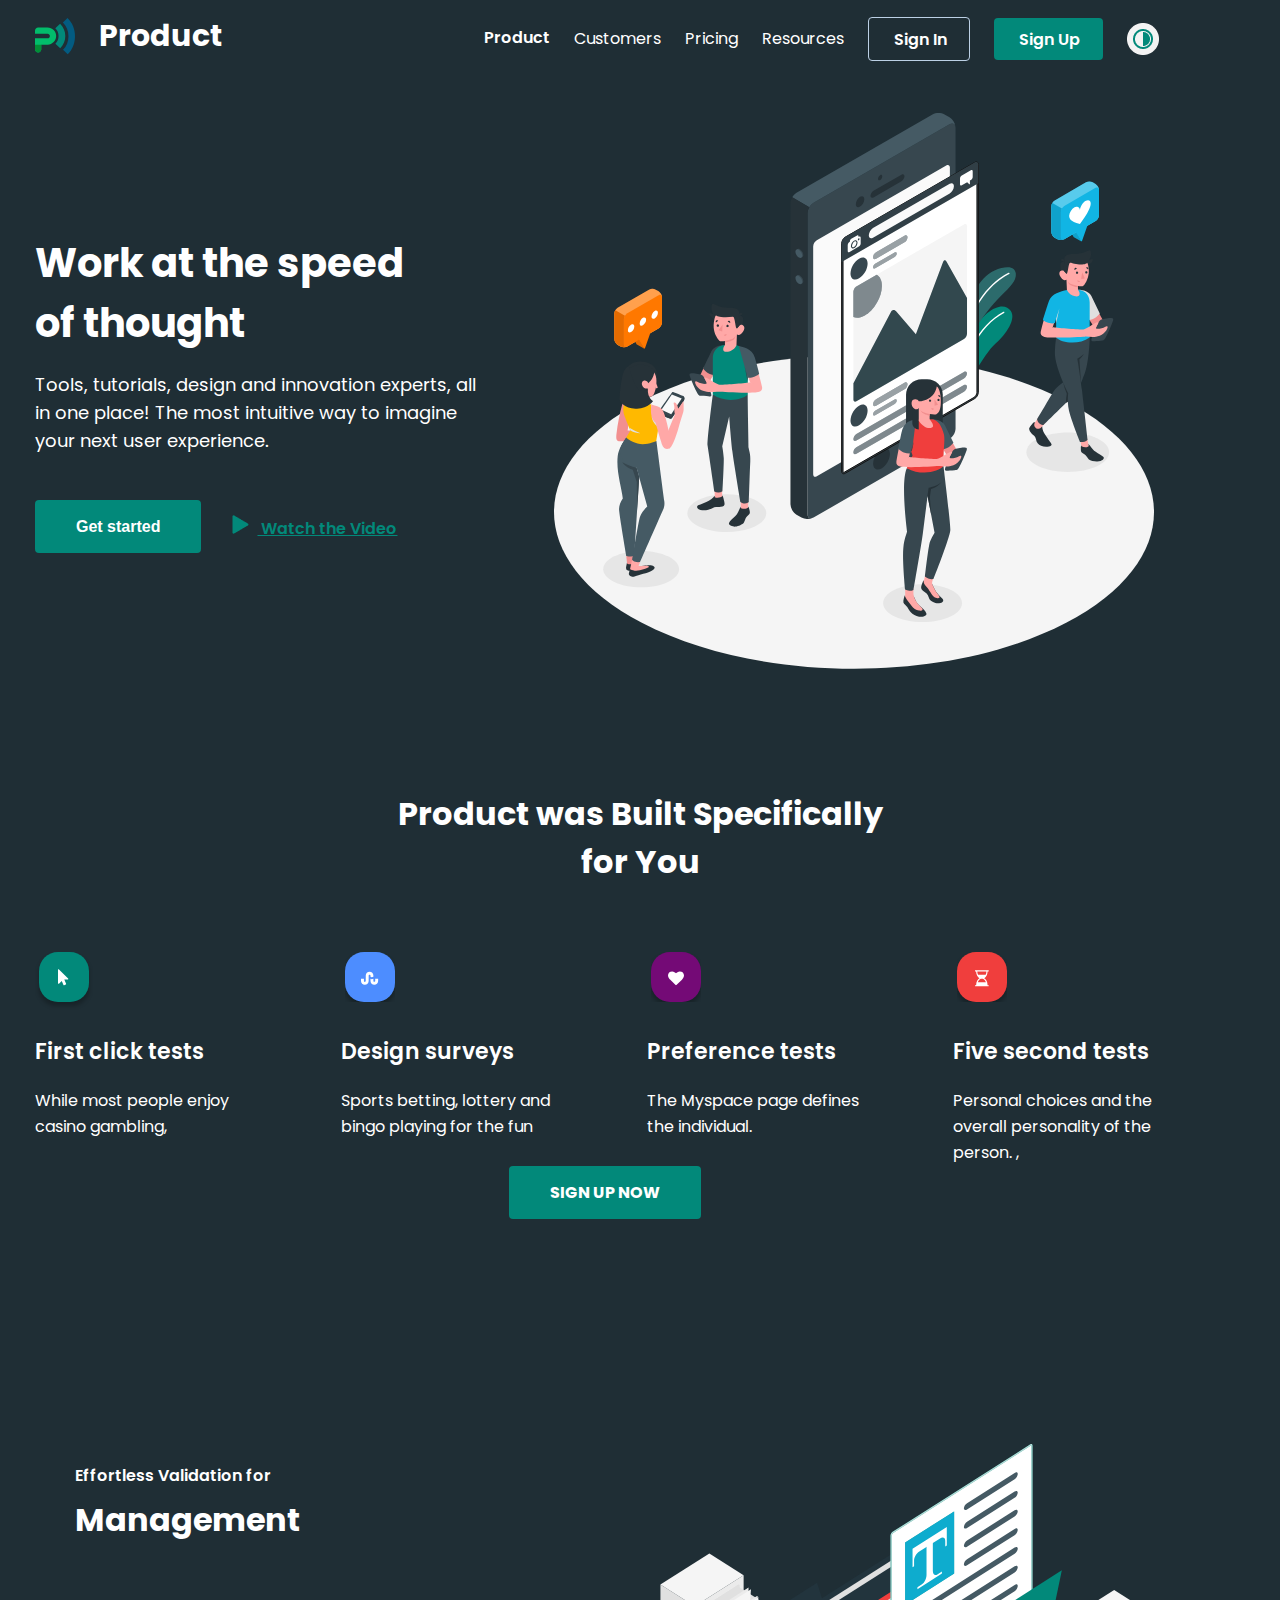
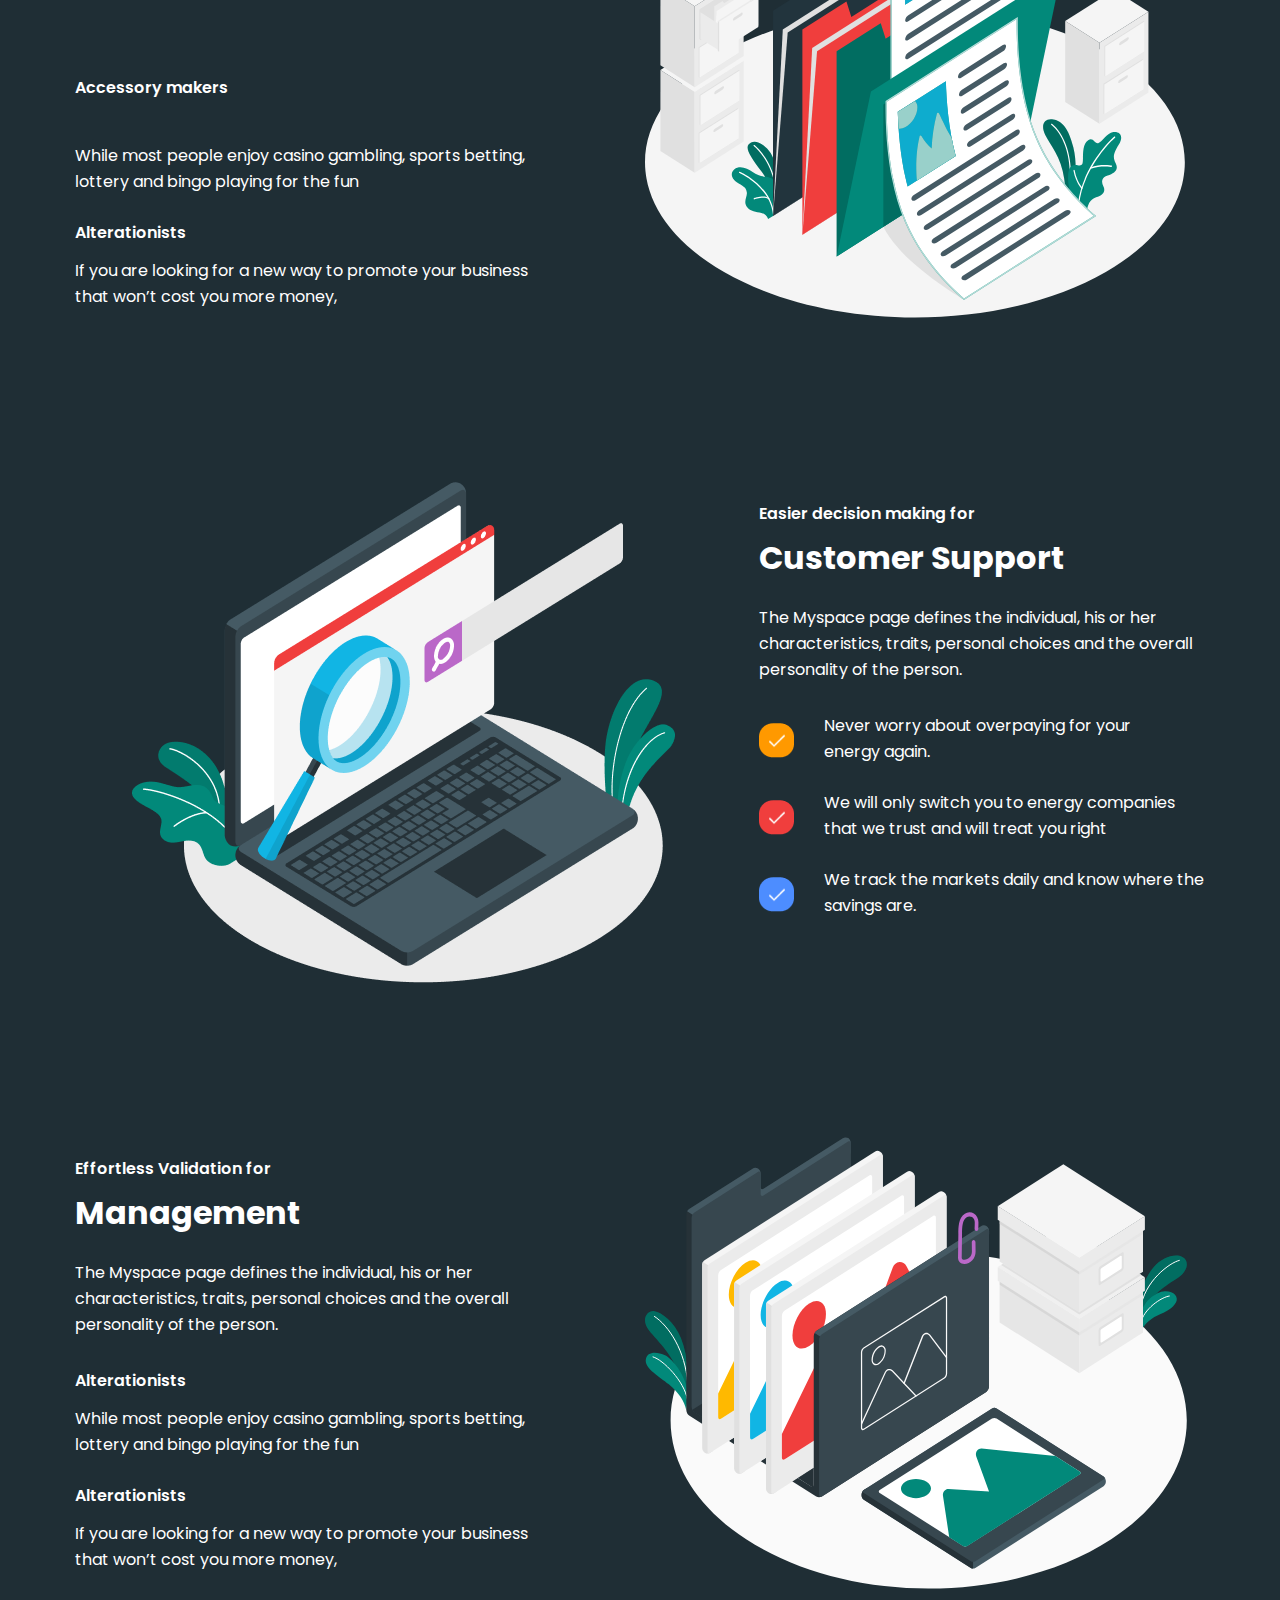
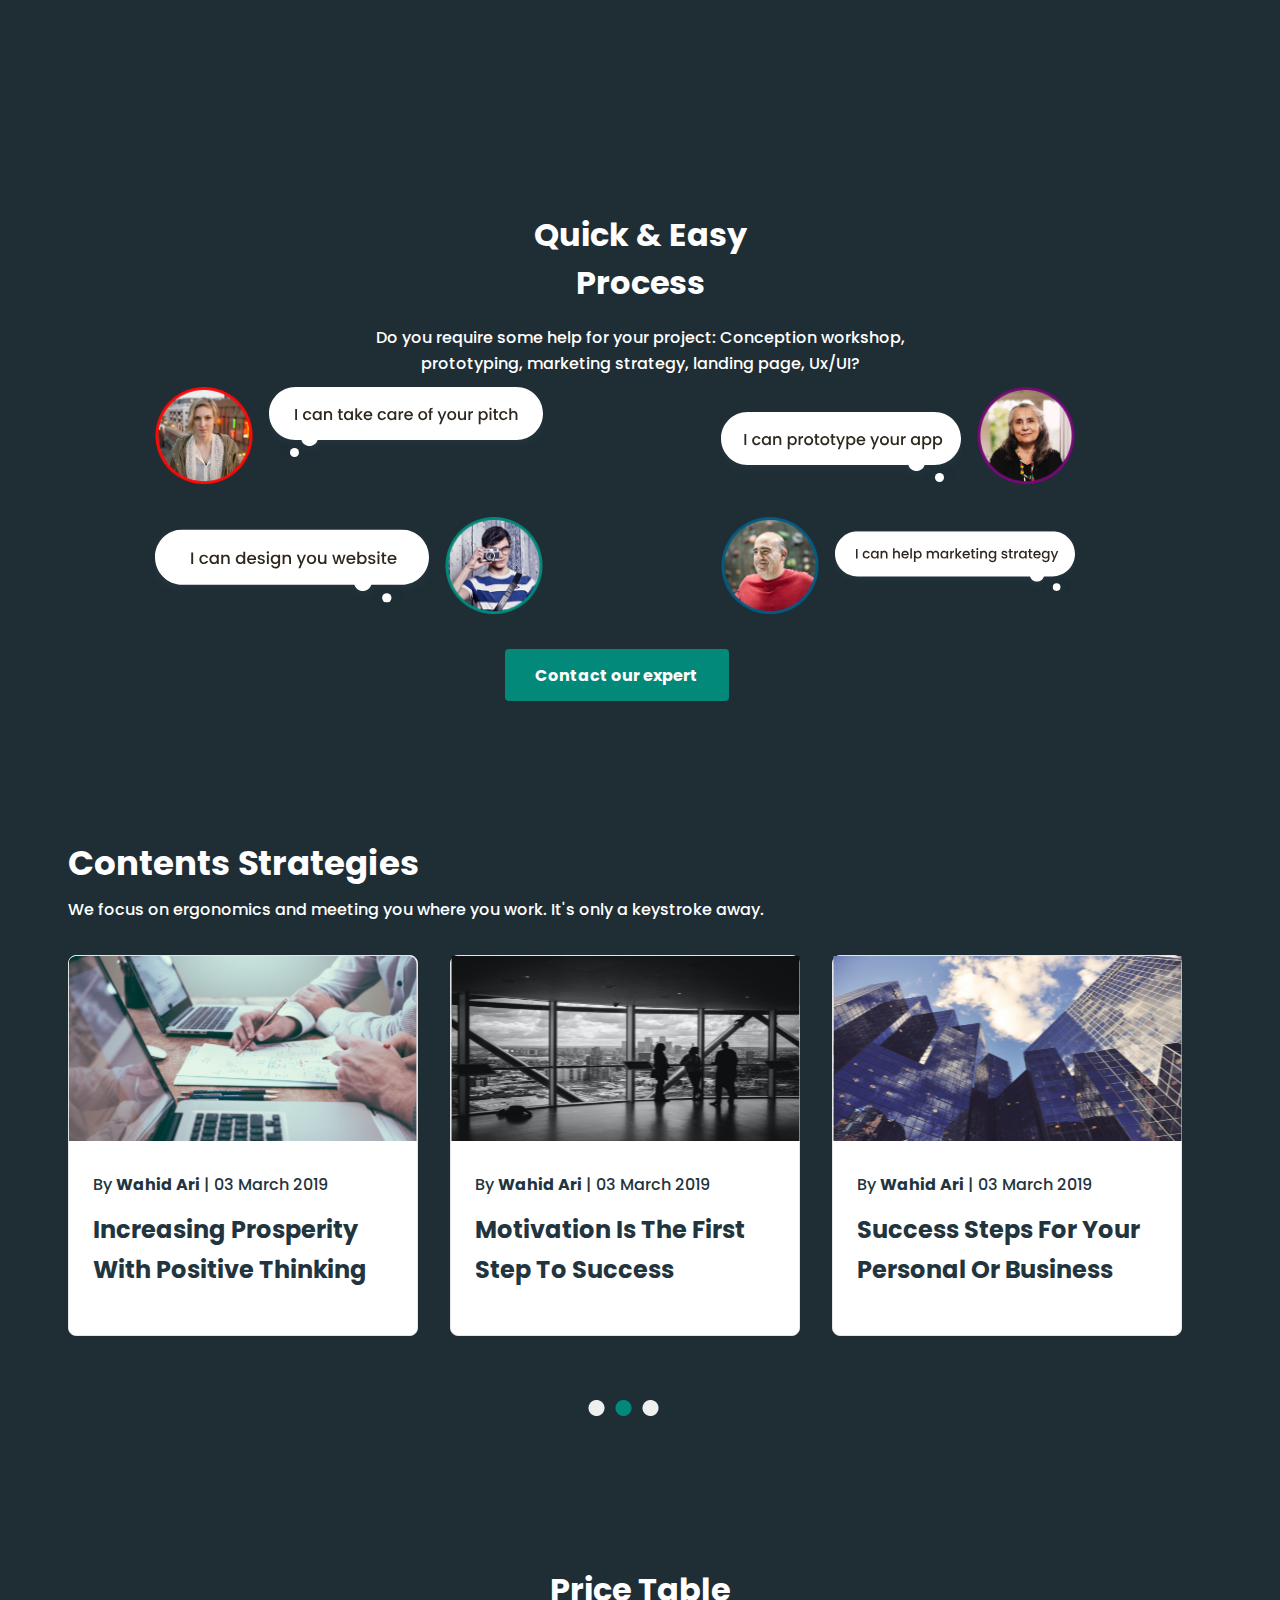
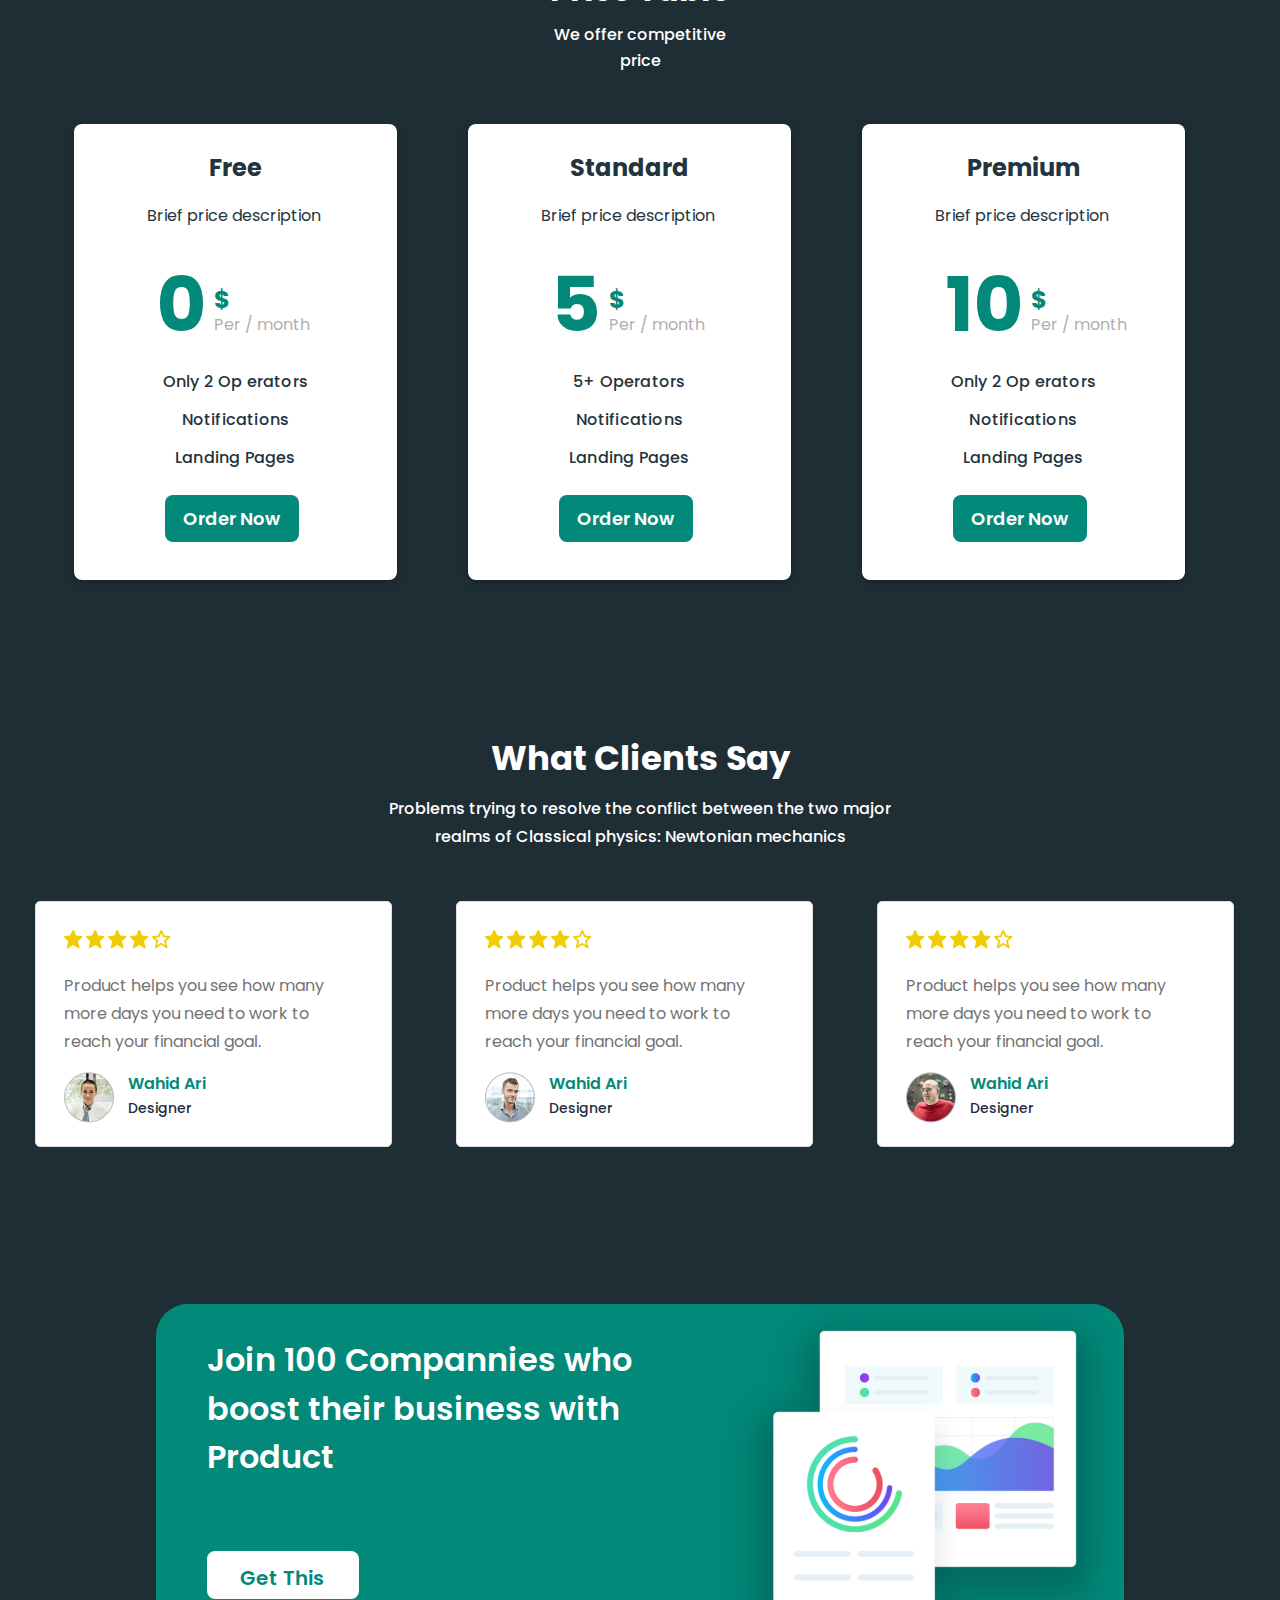
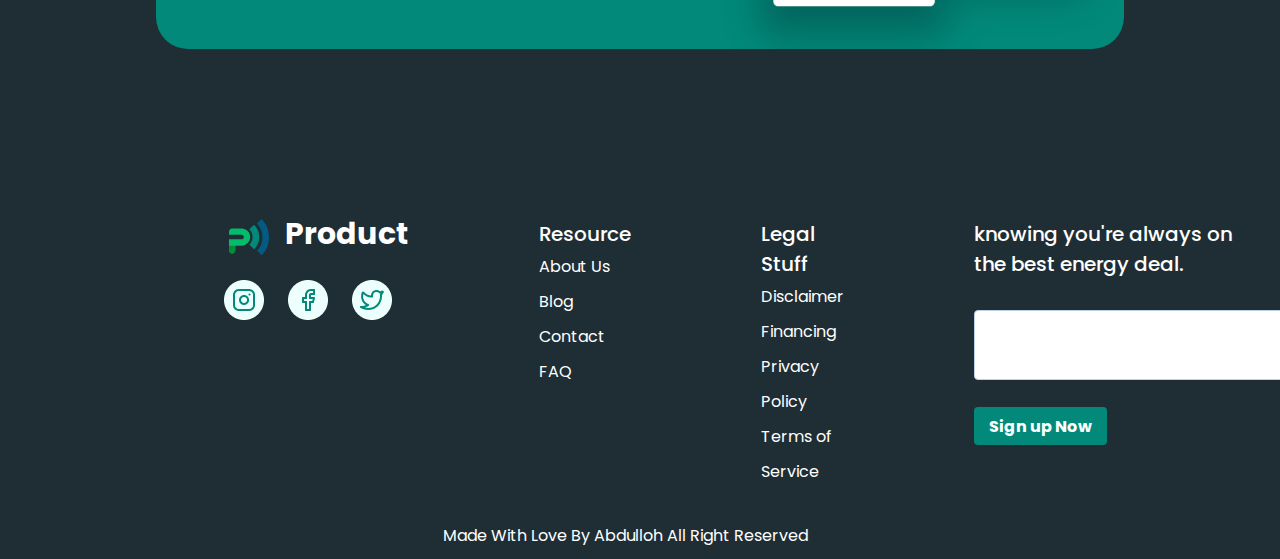
<file: index.html>
<!DOCTYPE html>
<html lang="en">

<head>
    <meta charset="UTF-8">
    <meta http-equiv="X-UA-Compatible" content="IE=edge">
    <meta name="viewport" content="width=device-width, initial-scale=1.0">
    <link rel="preconnect" href="https://fonts.googleapis.com">
    <link rel="preconnect" href="https://fonts.gstatic.com" crossorigin>
    <link
        href="https://fonts.googleapis.com/css2?family=Libre+Franklin:wght@400;500&family=Plus+Jakarta+Sans:wght@400;500;700&family=Poppins:wght@400;600;700&family=Rubik:wght@400;500;700&family=Source+Serif+Pro:wght@400;700&family=Tenor+Sans&display=swap"
        rel="stylesheet">
    <link rel="stylesheet" href="./index.css">
    <title>Product</title>
</head>

<body class="body-dark">

    <header class="container">

        <nav>
            <ul>
                <li><svg class="svglogo" xmlns="http://www.w3.org/2000/svg" width="40" height="37" viewBox="0 0 40 37"
                        fill="none">
                        <path fill-rule="evenodd" clip-rule="evenodd"
                            d="M3.13307 34.4587C1.40988 34.4587 1.6082e-07 33.0488 1.49105e-07 31.3256L7.46349e-08 20.372L7.88626 20.372L7.88626 20.3598L12.6263 20.3598C13.8482 20.3285 14.8821 19.2633 14.8821 18.01C14.8821 16.7255 13.8168 15.6602 12.5323 15.6602L6.26614 15.6602L6.26614 15.6622L4.26148e-08 15.6622L2.13006e-08 12.5272C9.58529e-09 10.804 1.40988 9.3941 3.13307 9.3941L12.5323 9.3941C14.9134 9.3941 16.9499 10.24 18.6104 11.9319C20.3023 13.5924 21.1482 15.6289 21.1482 18.01C21.1482 20.3598 20.3336 22.3963 18.6731 24.0569C17.0126 25.7174 15.0074 26.5947 12.6576 26.626L6.26614 26.626L6.26614 31.3256C6.26614 33.0488 4.85626 34.4587 3.13307 34.4587Z"
                            fill="#02BC6B" />
                        <path fill-rule="evenodd" clip-rule="evenodd"
                            d="M25.0975 5.7578C28.5589 9.11993 30.3031 13.3073 30.3031 18.0672C30.3031 22.7473 28.6319 26.9307 25.2239 30.3034L20.3852 25.7508C22.5047 23.6533 23.545 21.128 23.545 18.0672C23.545 14.9832 22.4734 12.4619 20.3031 10.3538L25.0975 5.7578Z"
                            fill="#02897A" />
                        <path fill-rule="evenodd" clip-rule="evenodd"
                            d="M32.5055 -3.14562e-08C37.4911 4.97781 39.9999 11.1499 39.9999 18.2338C39.9999 25.2071 37.5922 31.3753 32.6884 36.3638L28.0186 31.8009C31.6715 28.085 33.4614 23.5781 33.4614 18.2338C33.4614 12.8358 31.6111 8.33276 27.8787 4.60616L32.5055 -3.14562e-08Z"
                            fill="#035B81" />
                        <path fill-rule="evenodd" clip-rule="evenodd"
                            d="M-1.14326e-05 26.6524L6.26613 26.6524L6.26613 31.326C6.26613 33.0492 4.85625 34.4591 3.13306 34.4591C1.40987 34.4591 -1.13891e-05 33.0492 -1.14009e-05 31.326L-1.14326e-05 26.6524Z"
                            fill="#028E37" />
                    </svg></li>
                <li><a class="imgtext" href="#">Product</a></li>
                <li><a class="nav_text_boss" href="#">Product</a></li>
                <li><a class="nav_text" href="./customer/index.html">Customers</a></li>
                <li><a class="nav_text" href="./pricing_table/index.html">Pricing</a></li>
                <li><a class="nav_text" href="#">Resources</a></li>
                <li><a class="btn_href_one" href="#">Sign In</a></li>
                <li><a class="btn_href_two" href="#">Sign Up</a></li>
                <li><img class="mode-btn" src="./img/darkandwhite.png" alt="dark"></li>
                <li class="bar"><a href="#"><img class="imgbar burger" src="./img/burger.png" alt="bar"></a></li>
            </ul>

        </nav>
    </header>


    <section class="hero container">
        <div class="hero_one_div">
            <h1 class="her_big_text">
                Work at the speed <br>
                of thought
            </h1>
            <p class="her_small_text">
                Tools, tutorials, design and innovation experts, all in one place! The most intuitive way to imagine
                your next user experience.
            </p>
            <div class="hero_btn_div">
                <button class="hero_btn"><a style="color: white;" href="#">Get started</a> </button>
                <a class="hero_video"
                    href="https://www.youtube.com/watch?v=mMf5z2B9Gxs&list=RDMMmMf5z2B9Gxs&start_radio=1"><img
                        class="play_video" src="./img/videologo.png" alt="bor"> Watch the Video</a>

            </div>

        </div>
        <div class="work__right img">
            <svg class="svg" xmlns="http://www.w3.org/2000/svg" width="600" height="556" viewBox="0 0 600 556"
                fill="none">
                <path
                    d="M87.8664 509.822C205.029 571.025 394.971 571.025 512.134 509.822C629.296 448.619 629.282 349.397 512.134 288.194C394.985 226.991 205.029 226.991 87.8664 288.194C-29.2958 349.397 -29.2818 448.619 87.8664 509.822Z"
                    fill="#F5F5F5" />
                <path
                    d="M513.742 358.975C536.577 358.975 555.089 350.154 555.089 339.273C555.089 328.392 536.577 319.571 513.742 319.571C490.906 319.571 472.395 328.392 472.395 339.273C472.395 350.154 490.906 358.975 513.742 358.975Z"
                    fill="#E6E6E6" />
                <path
                    d="M87.1393 474.235C108.075 474.235 125.047 466.147 125.047 456.17C125.047 446.192 108.075 438.104 87.1393 438.104C66.2036 438.104 49.2318 446.192 49.2318 456.17C49.2318 466.147 66.2036 474.235 87.1393 474.235Z"
                    fill="#E6E6E6" />
                <path
                    d="M368.586 508.969C390.371 508.969 408.031 500.549 408.031 490.162C408.031 479.775 390.371 471.355 368.586 471.355C346.801 471.355 329.14 479.775 329.14 490.162C329.14 500.549 346.801 508.969 368.586 508.969Z"
                    fill="#E6E6E6" />
                <path
                    d="M172.798 418.975C194.583 418.975 212.244 410.555 212.244 400.168C212.244 389.782 194.583 381.361 172.798 381.361C151.013 381.361 133.353 389.782 133.353 400.168C133.353 410.555 151.013 418.975 172.798 418.975Z"
                    fill="#E6E6E6" />
                <path
                    d="M404.927 293.284C405.892 281.692 432.459 238.205 440.583 231.466C448.707 224.726 463.054 207.695 456.873 198.019C450.693 188.342 432.529 192.649 415.47 222.81C402.243 246.203 398.132 297.94 398.132 297.94L404.927 293.284Z"
                    fill="#02897A" />
                <path
                    d="M401.292 292.193H401.18C401.089 292.18 401.002 292.148 400.924 292.1C400.846 292.053 400.778 291.99 400.725 291.916C400.671 291.841 400.633 291.757 400.613 291.668C400.593 291.579 400.59 291.486 400.606 291.396C408.115 242.848 424.07 212.561 449.379 198.802C449.542 198.713 449.734 198.692 449.912 198.745C450 198.771 450.083 198.814 450.154 198.871C450.226 198.929 450.285 199.001 450.329 199.081C450.373 199.162 450.401 199.251 450.411 199.342C450.421 199.434 450.412 199.526 450.386 199.615C450.361 199.703 450.317 199.785 450.26 199.857C450.202 199.929 450.131 199.988 450.05 200.032C425.146 213.568 409.43 243.533 401.977 291.62C401.947 291.78 401.863 291.925 401.738 292.03C401.613 292.135 401.455 292.192 401.292 292.193Z"
                    fill="white" />
                <path
                    d="M407.598 237.045C407.598 237.045 428.922 200.186 446.582 183.309C456.37 173.954 462.383 167.928 461.851 160.852C461.46 155.483 456.999 152.616 447.407 154.979C428.293 159.678 418.043 179.044 411.443 200.731C406.759 216.001 407.598 237.045 407.598 237.045Z"
                    fill="#37474F" />
                <path opacity="0.2"
                    d="M407.598 237.045C407.598 237.045 428.922 200.186 446.582 183.309C456.37 173.954 462.383 167.928 461.851 160.852C461.46 155.483 456.999 152.616 447.407 154.979C428.293 159.678 418.043 179.044 411.443 200.731C406.759 216.001 407.598 237.045 407.598 237.045Z"
                    fill="#00FFE3" />
                <path
                    d="M410.073 230.99H409.975C409.79 230.959 409.625 230.857 409.515 230.705C409.405 230.553 409.359 230.364 409.388 230.179C416.98 182.274 445.841 164.236 454.51 159.845C454.675 159.763 454.867 159.748 455.042 159.806C455.218 159.864 455.363 159.988 455.447 160.153C455.49 160.234 455.516 160.324 455.524 160.415C455.532 160.507 455.521 160.599 455.492 160.687C455.463 160.774 455.417 160.855 455.357 160.924C455.296 160.994 455.222 161.05 455.139 161.09C446.624 165.411 418.267 183.141 410.772 230.403C410.745 230.568 410.66 230.719 410.531 230.826C410.403 230.934 410.24 230.992 410.073 230.99Z"
                    fill="white" />
                <path
                    d="M527.039 128.244L522.425 119.575L526.13 108.864V102.306L514.776 108.864V115.422L519.656 123.895C519.732 124.028 519.851 124.131 519.992 124.189L527.039 128.244Z"
                    fill="#11B5E4" />
                <path opacity="0.1"
                    d="M527.039 128.244L522.425 119.575L526.13 108.864V102.306L514.776 108.864V115.422L519.656 123.895C519.732 124.028 519.851 124.131 519.992 124.189L527.039 128.244Z"
                    fill="black" />
                <path
                    d="M500.696 87.5401L531.961 69.3624C533.018 68.8312 534.184 68.5545 535.366 68.5545C536.548 68.5545 537.714 68.8312 538.771 69.3624L541.567 70.9704C542.562 71.6143 543.39 72.4848 543.983 73.5105C544.576 74.5362 544.917 75.6879 544.979 76.8712V102.208C544.914 103.391 544.571 104.541 543.979 105.566C543.386 106.591 542.56 107.462 541.567 108.109L510.274 126.287C509.217 126.818 508.051 127.094 506.869 127.094C505.687 127.094 504.521 126.818 503.464 126.287L500.668 124.678C499.676 124.032 498.852 123.161 498.261 122.135C497.671 121.11 497.331 119.959 497.27 118.778V93.4129C497.342 92.2343 497.689 91.089 498.284 90.0691C498.879 89.0491 499.705 88.1829 500.696 87.5401Z"
                    fill="#11B5E4" />
                <path opacity="0.3"
                    d="M500.696 87.5401L531.961 69.3624C533.018 68.8312 534.184 68.5545 535.366 68.5545C536.548 68.5545 537.714 68.8312 538.771 69.3624L541.567 70.9704C542.562 71.6143 543.39 72.4848 543.983 73.5105C544.576 74.5362 544.917 75.6879 544.979 76.8712V102.208C544.914 103.391 544.571 104.541 543.979 105.566C543.386 106.591 542.56 107.462 541.567 108.109L510.274 126.287C509.217 126.818 508.051 127.094 506.869 127.094C505.687 127.094 504.521 126.818 503.464 126.287L500.668 124.678C499.676 124.032 498.852 123.161 498.261 122.135C497.671 121.11 497.331 119.959 497.27 118.778V93.4129C497.342 92.2343 497.689 91.089 498.284 90.0691C498.879 89.0491 499.705 88.1829 500.696 87.5401Z"
                    fill="white" />
                <path
                    d="M510.288 126.259C508.4 127.335 506.876 126.468 506.876 124.287V98.9501C506.941 97.7677 507.284 96.6172 507.877 95.592C508.469 94.5668 509.295 93.6957 510.288 93.0494L541.581 74.8717C543.469 73.781 544.993 74.6619 544.993 76.8433V102.18C544.928 103.363 544.585 104.513 543.992 105.538C543.4 106.563 542.574 107.435 541.581 108.081"
                    fill="#11B5E4" />
                <path
                    d="M497.298 118.75C497.359 119.932 497.699 121.082 498.289 122.107C498.88 123.133 499.704 124.004 500.696 124.651L503.492 126.259C504.452 126.74 505.502 127.013 506.575 127.059C507.648 127.105 508.718 126.922 509.715 126.524C508.121 127.139 506.918 126.231 506.918 124.287V98.9501C506.963 97.7641 507.31 96.6092 507.925 95.5942L498.333 90.0011C497.723 91.0174 497.381 92.1722 497.34 93.357L497.298 118.75Z"
                    fill="#11B5E4" />
                <path opacity="0.1"
                    d="M497.298 118.75C497.359 119.932 497.699 121.082 498.289 122.107C498.88 123.133 499.704 124.004 500.696 124.651L503.492 126.259C504.452 126.74 505.502 127.013 506.575 127.059C507.648 127.105 508.718 126.922 509.715 126.524C508.121 127.139 506.918 126.231 506.918 124.287V98.9501C506.963 97.7641 507.31 96.6092 507.925 95.5942L498.333 90.0011C497.723 91.0174 497.381 92.1722 497.34 93.357L497.298 118.75Z"
                    fill="black" />
                <path
                    d="M521.894 119.533L526.774 127.992C526.846 128.112 526.95 128.208 527.075 128.27C527.199 128.333 527.339 128.359 527.477 128.346C527.616 128.333 527.748 128.281 527.859 128.196C527.969 128.111 528.053 127.997 528.102 127.867L533.262 112.975V106.417L521.894 112.975V119.533Z"
                    fill="#11B5E4" />
                <path
                    d="M525.949 110.877L522.453 109.955C519.125 109.074 515.154 107.158 515.154 102.865C515.321 101.116 515.899 99.4314 516.839 97.947C517.779 96.4627 519.056 95.2208 520.565 94.3217C521.06 93.9678 521.641 93.7532 522.247 93.7003C522.853 93.6474 523.462 93.7581 524.01 94.021C524.559 94.2839 525.027 94.6892 525.365 95.1947C525.704 95.7001 525.9 96.2872 525.935 96.8946C526.284 94.098 528.549 89.7074 531.304 88.1134C534.296 86.3935 536.715 87.4142 536.715 90.4065C536.715 94.6853 532.758 101.201 529.43 105.927L525.949 110.877Z"
                    fill="white" />
                <path
                    d="M63.6761 194.788L94.9697 176.68C96.0241 176.143 97.1909 175.862 98.3745 175.862C99.5581 175.862 100.725 176.143 101.779 176.68L104.576 178.275C105.565 178.923 106.388 179.795 106.978 180.82C107.568 181.845 107.909 182.994 107.974 184.175V209.512C107.909 210.693 107.568 211.842 106.978 212.867C106.388 213.892 105.565 214.764 104.576 215.413L73.3242 233.521C72.2674 234.059 71.0983 234.339 69.9124 234.339C68.7266 234.339 67.5575 234.059 66.5006 233.521L63.7041 231.927C62.6992 231.278 61.8631 230.399 61.265 229.364C60.6669 228.328 60.3238 227.165 60.2643 225.97V200.689C60.3261 199.506 60.6675 198.354 61.2606 197.328C61.8536 196.303 62.6815 195.432 63.6761 194.788Z"
                    fill="#FF7800" />
                <path opacity="0.3"
                    d="M63.6761 194.788L94.9697 176.68C96.0241 176.143 97.1909 175.862 98.3745 175.862C99.5581 175.862 100.725 176.143 101.779 176.68L104.576 178.275C105.565 178.923 106.388 179.795 106.978 180.82C107.568 181.845 107.909 182.994 107.974 184.175V209.512C107.909 210.693 107.568 211.842 106.978 212.867C106.388 213.892 105.565 214.764 104.576 215.413L73.3242 233.521C72.2674 234.059 71.0983 234.339 69.9124 234.339C68.7266 234.339 67.5575 234.059 66.5006 233.521L63.7041 231.927C62.6992 231.278 61.8631 230.399 61.265 229.364C60.6669 228.328 60.3238 227.165 60.2643 225.97V200.689C60.3261 199.506 60.6675 198.354 61.2606 197.328C61.8536 196.303 62.6815 195.432 63.6761 194.788Z"
                    fill="white" />
                <path
                    d="M90.0057 235.521L85.3914 226.837L89.1108 216.126V209.568L77.7428 216.182V222.74L82.6368 231.13C82.7108 231.259 82.8232 231.362 82.9584 231.424L90.0057 235.521Z"
                    fill="#FF7800" />
                <path opacity="0.1"
                    d="M90.0057 235.521L85.3914 226.837L89.1108 216.126V209.568L77.7428 216.182V222.74L82.6368 231.13C82.7108 231.259 82.8232 231.362 82.9584 231.424L90.0057 235.521Z"
                    fill="black" />
                <path
                    d="M73.3242 233.521C71.4365 234.612 69.9124 233.731 69.9124 231.549V206.212C69.9774 205.032 70.3204 203.883 70.9132 202.86C71.5061 201.837 72.3322 200.969 73.3242 200.326L104.632 182.148C106.505 181.071 108.03 181.952 108.03 184.12V209.456C107.965 210.637 107.624 211.787 107.034 212.812C106.443 213.836 105.621 214.708 104.632 215.357"
                    fill="#FF7800" />
                <path
                    d="M60.2643 225.97C60.3294 227.152 60.6722 228.303 61.265 229.328C61.8578 230.353 62.6838 231.224 63.6761 231.871L66.4727 233.465C67.4346 233.946 68.4868 234.219 69.5611 234.267C70.6354 234.315 71.7079 234.137 72.709 233.744C71.101 234.346 69.9124 233.437 69.9124 231.493V206.212C69.9535 205.028 70.2951 203.873 70.9052 202.856L61.327 197.333C60.712 198.348 60.3655 199.503 60.3202 200.689L60.2643 225.97Z"
                    fill="#FF7800" />
                <path opacity="0.1"
                    d="M60.2643 225.97C60.3294 227.152 60.6722 228.303 61.265 229.328C61.8578 230.353 62.6838 231.224 63.6761 231.871L66.4727 233.465C67.4346 233.946 68.4868 234.219 69.5611 234.267C70.6354 234.315 71.7079 234.137 72.709 233.744C71.101 234.346 69.9124 233.437 69.9124 231.493V206.212C69.9535 205.028 70.2951 203.873 70.9052 202.856L61.327 197.333C60.712 198.348 60.3655 199.503 60.3202 200.689L60.2643 225.97Z"
                    fill="black" />
                <path
                    d="M84.874 226.795L89.754 235.185C89.824 235.305 89.9269 235.402 90.0505 235.466C90.1741 235.529 90.3132 235.556 90.4515 235.542C90.5898 235.529 90.7213 235.477 90.8307 235.391C90.94 235.305 91.0225 235.19 91.0684 235.059L96.2281 220.167V213.609L84.874 220.167V226.795Z"
                    fill="#FF7800" />
                <path
                    d="M77.0995 211.666C76.1562 212.273 75.3729 213.098 74.8156 214.071C74.2583 215.045 73.9434 216.138 73.8975 217.259C73.8975 219.3 75.2957 220.055 77.0995 219.105C78.0364 218.491 78.8149 217.664 79.3714 216.692C79.9279 215.72 80.2466 214.63 80.3016 213.511C80.3156 211.47 78.9173 210.589 77.0995 211.666Z"
                    fill="white" />
                <path
                    d="M88.915 204.828C87.974 205.439 87.1915 206.264 86.6324 207.237C86.0732 208.209 85.7533 209.301 85.699 210.421C85.699 212.463 87.0973 213.288 88.915 212.267C89.8519 211.653 90.6304 210.826 91.1869 209.854C91.7434 208.882 92.0621 207.793 92.1171 206.674C92.1171 204.632 90.6769 203.807 88.915 204.828Z"
                    fill="white" />
                <path
                    d="M100.717 198.004C99.7797 198.618 99.0012 199.445 98.4447 200.417C97.8882 201.389 97.5695 202.479 97.5145 203.598C97.5145 205.639 98.9128 206.394 100.717 205.443C101.66 204.836 102.443 204.011 103.001 203.038C103.558 202.064 103.873 200.971 103.919 199.85C103.919 197.795 102.492 196.97 100.717 198.004Z"
                    fill="white" />
                <path
                    d="M395.503 11.2361L259.561 89.6798C257.8 90.8296 256.333 92.3782 255.281 94.2002C254.23 96.0222 253.622 98.0663 253.507 100.167V401.064C253.507 404.923 256.22 406.489 259.561 404.559L395.503 326.116C397.264 324.966 398.731 323.417 399.782 321.595C400.834 319.773 401.442 317.729 401.557 315.628V14.7318C401.557 10.8726 398.844 9.30648 395.503 11.2361Z"
                    fill="#37474F" />
                <path
                    d="M259.562 89.6798L395.503 11.236C398.495 9.51616 400.97 10.5928 401.459 13.5991C401.183 11.7077 400.51 9.89617 399.483 8.28382C398.456 6.67147 397.1 5.29486 395.503 4.24463L390.567 1.44806C388.691 0.496111 386.616 0 384.512 0C382.408 0 380.334 0.496111 378.458 1.44806L242.517 79.8498C240.728 80.9654 239.255 82.5202 238.238 84.3663L255.283 94.1543C256.306 92.3236 257.779 90.7837 259.562 89.6798Z"
                    fill="#455A64" />
                <path
                    d="M236.462 391.22C236.574 393.321 237.182 395.366 238.234 397.188C239.286 399.01 240.753 400.559 242.516 401.707L247.452 404.503C249.159 405.364 251.028 405.852 252.937 405.936C254.846 406.021 256.751 405.699 258.527 404.993C255.73 406.069 253.507 404.461 253.507 401.008V100.125C253.577 98.0154 254.189 95.9593 255.283 94.1543L238.238 84.3663C237.146 86.1725 236.535 88.2279 236.462 90.337V391.22Z"
                    fill="#263238" />
                <path
                    d="M262.82 127.154L392.245 52.4714C394.244 51.3108 395.88 52.2476 395.88 54.5688V282.363C395.809 283.623 395.442 284.849 394.811 285.942C394.18 287.035 393.301 287.964 392.245 288.655L262.82 363.324C260.82 364.484 259.184 363.548 259.184 361.226V133.446C259.251 132.185 259.616 130.957 260.247 129.864C260.879 128.77 261.761 127.842 262.82 127.154Z"
                    fill="#FAFAFA" />
                <path
                    d="M326.162 62.1336C325.543 62.5396 325.029 63.0851 324.66 63.7263C324.29 64.3674 324.077 65.0863 324.036 65.825C324.036 67.2233 324.987 67.7407 326.162 67.0555C326.782 66.6511 327.298 66.106 327.667 65.4645C328.036 64.823 328.249 64.1033 328.287 63.364C328.287 62.0077 327.336 61.4624 326.162 62.1336Z"
                    fill="#263238" />
                <path
                    d="M306.041 83.7791C304.812 84.5957 303.793 85.6891 303.065 86.9714C302.336 88.2537 301.918 89.689 301.846 91.162C301.846 93.8747 303.747 94.9794 306.041 93.623C307.282 92.815 308.316 91.7252 309.057 90.4423C309.798 89.1593 310.226 87.7196 310.305 86.2401C310.305 83.5274 308.39 82.4228 306.041 83.7791Z"
                    fill="#263238" />
                <path
                    d="M316.458 82.8561C316.458 84.6739 317.856 85.359 319.492 84.3942L347.458 68.2161C348.321 67.6726 349.044 66.9339 349.568 66.0594C350.093 65.185 350.405 64.1994 350.478 63.1823C350.478 61.3785 349.08 60.6933 347.458 61.6581L319.492 77.8363C318.628 78.3759 317.902 79.1116 317.375 79.9837C316.848 80.8558 316.534 81.8399 316.458 82.8561Z"
                    fill="#263238" />
                <path
                    d="M245.886 136.159C246.881 136.803 247.709 137.673 248.302 138.699C248.895 139.725 249.236 140.876 249.298 142.06C249.298 144.227 247.774 145.108 245.886 144.031C244.896 143.38 244.073 142.506 243.483 141.478C242.893 140.451 242.552 139.299 242.489 138.116C242.516 135.949 244.013 135.082 245.886 136.159Z"
                    fill="#37474F" />
                <path
                    d="M245.886 162.404C246.879 163.051 247.705 163.922 248.297 164.947C248.89 165.972 249.233 167.123 249.298 168.305C249.298 170.486 247.774 171.367 245.886 170.277C244.912 169.632 244.1 168.77 243.515 167.758C242.931 166.746 242.589 165.612 242.516 164.446C242.516 162.209 244.013 161.328 245.886 162.404Z"
                    fill="#37474F" />
                <path
                    d="M244.838 136.676C245.83 137.322 246.656 138.193 247.249 139.219C247.841 140.244 248.184 141.394 248.249 142.577C248.249 144.758 246.725 145.639 244.838 144.548C243.847 143.9 243.022 143.029 242.429 142.004C241.837 140.979 241.493 139.829 241.426 138.647C241.426 136.48 242.964 135.599 244.838 136.676Z"
                    fill="#455A64" />
                <path
                    d="M244.838 162.936C245.83 163.582 246.656 164.453 247.249 165.478C247.841 166.504 248.184 167.654 248.249 168.837C248.249 171.018 246.725 171.899 244.838 170.808C243.847 170.16 243.022 169.289 242.429 168.264C241.837 167.239 241.493 166.089 241.426 164.907C241.426 162.726 242.964 161.845 244.838 162.936Z"
                    fill="#455A64" />
                <path
                    d="M327.532 336.043C325.088 337.639 323.055 339.789 321.597 342.318C320.139 344.847 319.298 347.685 319.142 350.599C319.142 355.969 322.904 358.136 327.532 355.465C329.976 353.866 332.01 351.714 333.467 349.183C334.925 346.651 335.766 343.812 335.922 340.895C335.936 335.526 332.174 333.359 327.532 336.043Z"
                    fill="#263238" />
                <path
                    d="M289.653 360.08C288.464 360.08 288.338 358.682 288.338 358.178V130.398C288.412 129.26 288.746 128.155 289.316 127.168C289.886 126.181 290.676 125.339 291.624 124.707L421.049 50.0245C421.436 49.7934 421.872 49.6591 422.322 49.6329C423.51 49.6329 423.636 50.9473 423.636 51.5206V279.315C423.564 280.451 423.23 281.554 422.66 282.539C422.09 283.524 421.299 284.364 420.35 284.992L290.925 359.674C290.543 359.917 290.105 360.057 289.653 360.08Z"
                    fill="white" stroke="#141414" stroke-miterlimit="10" />
                <path
                    d="M422.322 50.3321C422.853 50.3321 422.937 51.0732 422.937 51.5207V279.315C422.867 280.329 422.566 281.313 422.057 282.193C421.548 283.073 420.844 283.824 420.001 284.391L290.576 359.073C290.297 359.249 289.981 359.354 289.653 359.381C289.121 359.381 289.037 358.626 289.037 358.178V130.398C289.108 129.384 289.409 128.4 289.918 127.52C290.427 126.64 291.13 125.889 291.974 125.322L421.399 50.6397C421.674 50.4583 421.993 50.3523 422.322 50.3321ZM422.322 48.9338C421.748 48.953 421.189 49.1217 420.7 49.4232L291.275 124.106C290.216 124.794 289.334 125.722 288.703 126.816C288.071 127.909 287.706 129.137 287.639 130.398V358.178C287.639 359.828 288.464 360.779 289.653 360.779C290.228 360.754 290.787 360.581 291.275 360.276L420.7 285.607C421.758 284.918 422.639 283.99 423.271 282.896C423.902 281.803 424.267 280.576 424.335 279.315V51.5207C424.335 49.8847 423.51 48.9338 422.322 48.9338Z"
                    fill="#37474F" stroke="#141414" stroke-miterlimit="10" />
                <path
                    d="M424.293 51.5207C424.293 49.1995 422.671 48.2627 420.658 49.4233L291.233 124.106C290.174 124.794 289.292 125.722 288.661 126.816C288.029 127.909 287.664 129.137 287.597 130.398V149.065L424.293 70.1878V51.5207Z"
                    fill="#37474F" />
                <path opacity="0.1"
                    d="M424.293 51.5207C424.293 49.1995 422.671 48.2627 420.658 49.4233L291.233 124.106C290.174 124.794 289.292 125.722 288.661 126.816C288.029 127.909 287.664 129.137 287.597 130.398V149.065L424.293 70.1878V51.5207Z"
                    fill="black" />
                <path
                    d="M301.902 128.412C301.671 128.325 301.423 128.296 301.18 128.328C300.936 128.36 300.703 128.451 300.503 128.594C299.784 129.071 299.185 129.708 298.754 130.455C298.322 131.203 298.069 132.039 298.014 132.901C297.979 133.148 298.011 133.401 298.107 133.632C298.203 133.864 298.359 134.065 298.56 134.215C298.789 134.309 299.04 134.341 299.285 134.307C299.531 134.272 299.763 134.173 299.958 134.019C300.672 133.542 301.267 132.906 301.697 132.162C302.126 131.417 302.378 130.584 302.433 129.727C302.469 129.48 302.44 129.228 302.346 128.997C302.253 128.766 302.099 128.564 301.902 128.412Z"
                    fill="white" />
                <path
                    d="M304.852 123.644L304.544 123.826V123.197C304.544 122.316 303.929 121.952 303.146 122.4L297.273 125.784C296.869 126.045 296.533 126.397 296.29 126.813C296.047 127.228 295.905 127.694 295.875 128.175V128.818L295.553 129C295.017 129.348 294.57 129.819 294.249 130.373C293.928 130.927 293.743 131.549 293.708 132.188V137.879C293.708 139.053 294.532 139.543 295.553 138.955L304.824 133.6C305.362 133.249 305.809 132.776 306.13 132.22C306.451 131.663 306.635 131.039 306.67 130.398V124.679C306.698 123.532 305.873 123.057 304.852 123.644ZM300.489 134.942C300.038 135.218 299.522 135.372 298.993 135.39C298.65 135.393 298.313 135.306 298.014 135.138C297.653 134.894 297.362 134.558 297.173 134.165C296.984 133.772 296.903 133.336 296.938 132.901C296.986 131.853 297.286 130.832 297.812 129.925C298.337 129.017 299.073 128.249 299.958 127.685C300.313 127.429 300.732 127.275 301.168 127.241C301.604 127.206 302.042 127.292 302.433 127.489C302.795 127.732 303.085 128.068 303.272 128.462C303.459 128.856 303.536 129.293 303.496 129.727C303.446 130.773 303.148 131.792 302.625 132.699C302.102 133.606 301.37 134.375 300.489 134.942ZM304.684 127.35C304.209 127.615 303.831 127.35 303.831 126.846C303.845 126.549 303.93 126.26 304.079 126.002C304.227 125.744 304.434 125.526 304.684 125.364C305.159 125.084 305.551 125.364 305.551 125.853C305.54 126.148 305.461 126.437 305.321 126.697C305.18 126.956 304.981 127.18 304.74 127.35H304.684Z"
                    fill="white" />
                <path
                    d="M416.855 57.2675L407.808 62.4831C407.283 62.8247 406.847 63.285 406.533 63.8268C406.22 64.3685 406.039 64.9764 406.004 65.6013V71.1944C406.004 72.327 406.815 72.8025 407.808 72.2292L413.191 69.125L415.302 71.2364C415.352 71.2824 415.414 71.313 415.481 71.3246C415.547 71.3361 415.616 71.3281 415.678 71.3014C415.74 71.2748 415.793 71.2307 415.831 71.1745C415.868 71.1182 415.889 71.0523 415.89 70.9847V67.5589L416.855 66.9996C417.387 66.6627 417.832 66.2044 418.152 65.6624C418.473 65.1204 418.661 64.51 418.7 63.8814V58.2883C418.7 57.1557 417.847 56.6942 416.855 57.2675Z"
                    fill="white" />
                <path
                    d="M305.062 145.737C309.788 143.052 313.619 145.234 313.619 150.631C313.45 153.583 312.586 156.453 311.099 159.009C309.613 161.565 307.544 163.734 305.062 165.341C300.322 168.138 296.49 165.886 296.49 160.447C296.649 157.491 297.509 154.615 299 152.057C300.49 149.499 302.568 147.333 305.062 145.737Z"
                    fill="#37474F" />
                <path
                    d="M322.093 139.151L350.492 122.763C352.17 121.798 353.526 122.483 353.526 124.287C353.452 125.306 353.139 126.293 352.612 127.167C352.085 128.042 351.358 128.78 350.492 129.321L322.093 145.709C320.429 146.674 319.073 145.988 319.073 144.185C319.146 143.168 319.458 142.182 319.982 141.308C320.507 140.433 321.23 139.694 322.093 139.151Z"
                    fill="#37474F" />
                <g opacity="0.7">
                    <path opacity="0.7"
                        d="M322.093 139.151L350.492 122.763C352.17 121.798 353.526 122.483 353.526 124.287C353.452 125.306 353.139 126.293 352.612 127.167C352.085 128.042 351.358 128.78 350.492 129.321L322.093 145.709C320.429 146.674 319.073 145.988 319.073 144.185C319.146 143.168 319.458 142.182 319.982 141.308C320.507 140.433 321.23 139.694 322.093 139.151Z"
                        fill="white" />
                </g>
                <path
                    d="M321.142 150.771L340.62 139.584C341.767 138.927 342.69 139.389 342.69 140.633C342.64 141.331 342.426 142.007 342.067 142.607C341.707 143.207 341.212 143.714 340.62 144.087L321.142 155.273C319.995 155.93 319.073 155.455 319.073 154.21C319.124 153.515 319.337 152.841 319.697 152.244C320.056 151.646 320.551 151.142 321.142 150.771Z"
                    fill="#37474F" />
                <g opacity="0.7">
                    <path opacity="0.7"
                        d="M321.142 150.771L340.62 139.584C341.767 138.927 342.69 139.389 342.69 140.633C342.64 141.331 342.426 142.007 342.067 142.607C341.707 143.207 341.212 143.714 340.62 144.087L321.142 155.273C319.995 155.93 319.073 155.455 319.073 154.21C319.124 153.515 319.337 152.841 319.697 152.244C320.056 151.646 320.551 151.142 321.142 150.771Z"
                        fill="white" />
                </g>
                <path
                    d="M305.062 292.752C309.788 290.068 313.619 292.263 313.619 297.646C313.45 300.598 312.586 303.469 311.099 306.025C309.613 308.58 307.544 310.75 305.062 312.356C300.322 315.153 296.49 312.902 296.49 307.462C296.653 304.507 297.514 301.632 299.004 299.075C300.494 296.518 302.571 294.351 305.062 292.752Z"
                    fill="#37474F" />
                <path
                    d="M322.093 286.181L350.492 269.779C352.17 268.814 353.526 269.499 353.526 271.303C353.452 272.321 353.139 273.308 352.612 274.183C352.085 275.058 351.358 275.796 350.492 276.337L322.093 292.739C320.429 293.703 319.073 293.018 319.073 291.2C319.148 290.186 319.461 289.203 319.985 288.331C320.51 287.459 321.232 286.723 322.093 286.181Z"
                    fill="#37474F" />
                <g opacity="0.7">
                    <path opacity="0.7"
                        d="M322.093 286.181L350.492 269.779C352.17 268.814 353.526 269.499 353.526 271.303C353.452 272.321 353.139 273.308 352.612 274.183C352.085 275.058 351.358 275.796 350.492 276.337L322.093 292.739C320.429 293.703 319.073 293.018 319.073 291.2C319.148 290.186 319.461 289.203 319.985 288.331C320.51 287.459 321.232 286.723 322.093 286.181Z"
                        fill="white" />
                </g>
                <path
                    d="M321.142 297.786L340.62 286.6C341.767 285.943 342.69 286.404 342.69 287.649C342.64 288.346 342.426 289.023 342.067 289.622C341.707 290.222 341.212 290.729 340.62 291.103L321.142 302.289C319.995 302.946 319.073 302.471 319.073 301.24C319.121 300.542 319.334 299.866 319.694 299.266C320.054 298.665 320.55 298.159 321.142 297.786Z"
                    fill="#37474F" />
                <g opacity="0.7">
                    <path opacity="0.7"
                        d="M321.142 297.786L340.62 286.6C341.767 285.943 342.69 286.404 342.69 287.649C342.64 288.346 342.426 289.023 342.067 289.622C341.707 290.222 341.212 290.729 340.62 291.103L321.142 302.289C319.995 302.946 319.073 302.471 319.073 301.24C319.121 300.542 319.334 299.866 319.694 299.266C320.054 298.665 320.55 298.159 321.142 297.786Z"
                        fill="white" />
                </g>
                <path
                    d="M302.405 173.479L409.947 111.395C411.625 110.43 412.981 111.213 412.981 113.143V220.545C412.924 221.598 412.62 222.623 412.093 223.537C411.565 224.45 410.83 225.226 409.947 225.803L302.405 288.25C300.727 289.215 299.385 288.432 299.385 286.502V178.722C299.439 177.672 299.741 176.65 300.266 175.738C300.791 174.827 301.524 174.053 302.405 173.479Z"
                    fill="#F5F5F5" />
                <path
                    d="M341.878 198.075C341.604 197.672 341.224 197.353 340.781 197.15C340.338 196.948 339.848 196.871 339.364 196.927C338.881 196.983 338.421 197.171 338.036 197.469C337.651 197.767 337.355 198.165 337.18 198.62L299.427 270.324V286.502C299.427 288.432 300.825 289.215 302.447 288.25L409.989 226.124C410.872 225.548 411.607 224.772 412.134 223.858C412.661 222.945 412.966 221.92 413.023 220.867V185.071L392.594 148.785C391.462 146.758 389.881 146.884 389.056 149.051L361.86 221.132L341.878 198.075Z"
                    fill="#37474F" />
                <g opacity="0.3">
                    <path opacity="0.3"
                        d="M341.878 198.075C341.604 197.672 341.224 197.353 340.781 197.15C340.338 196.948 339.848 196.871 339.364 196.927C338.881 196.983 338.421 197.171 338.036 197.469C337.651 197.767 337.355 198.165 337.18 198.62L299.427 270.324V286.502C299.427 288.432 300.825 289.215 302.447 288.25L409.989 226.124C410.872 225.548 411.607 224.772 412.134 223.858C412.661 222.945 412.966 221.92 413.023 220.867V185.071L392.594 148.785C391.462 146.758 389.881 146.884 389.056 149.051L361.86 221.132L341.878 198.075Z"
                        fill="#00564C" />
                </g>
                <path
                    d="M310.725 202.535C320.205 197.096 327.91 183.84 327.91 172.934C327.91 167.34 325.896 163.509 322.694 161.747L302.405 173.451C301.524 174.025 300.791 174.799 300.266 175.71C299.741 176.622 299.439 177.644 299.385 178.694V204.059C302.405 205.416 306.362 204.996 310.725 202.535Z"
                    fill="#37474F" />
                <g opacity="0.6">
                    <path opacity="0.6"
                        d="M310.725 202.535C320.205 197.096 327.91 183.84 327.91 172.934C327.91 167.34 325.896 163.509 322.694 161.747L302.405 173.451C301.524 174.025 300.791 174.799 300.266 175.71C299.741 176.622 299.439 177.644 299.385 178.694V204.059C302.405 205.416 306.362 204.996 310.725 202.535Z"
                        fill="white" />
                </g>
                <path
                    d="M302.405 321.054L409.947 258.956C411.625 257.991 412.981 258.676 412.981 260.494C412.905 261.51 412.591 262.494 412.064 263.367C411.537 264.239 410.812 264.974 409.947 265.514L302.405 327.612C300.727 328.577 299.385 327.891 299.385 326.074C299.456 325.058 299.767 324.073 300.292 323.201C300.817 322.328 301.541 321.593 302.405 321.054Z"
                    fill="#37474F" />
                <g opacity="0.6">
                    <path opacity="0.6"
                        d="M302.405 321.054L409.947 258.956C411.625 257.991 412.981 258.676 412.981 260.494C412.905 261.51 412.591 262.494 412.064 263.367C411.537 264.239 410.812 264.974 409.947 265.514L302.405 327.612C300.727 328.577 299.385 327.891 299.385 326.074C299.456 325.058 299.767 324.073 300.292 323.201C300.817 322.328 301.541 321.593 302.405 321.054Z"
                        fill="white" />
                </g>
                <path
                    d="M302.405 334.17L409.947 272.114C411.625 271.149 412.981 271.834 412.981 273.652C412.905 274.668 412.591 275.652 412.064 276.524C411.537 277.396 410.812 278.132 409.947 278.672L302.405 340.77C300.727 341.734 299.385 341.049 299.385 339.231C299.451 338.209 299.759 337.216 300.284 336.336C300.809 335.456 301.536 334.713 302.405 334.17Z"
                    fill="#37474F" />
                <g opacity="0.6">
                    <path opacity="0.6"
                        d="M302.405 334.17L409.947 272.114C411.625 271.149 412.981 271.834 412.981 273.652C412.905 274.668 412.591 275.652 412.064 276.524C411.537 277.396 410.812 278.132 409.947 278.672L302.405 340.77C300.727 341.734 299.385 341.049 299.385 339.231C299.451 338.209 299.759 337.216 300.284 336.336C300.809 335.456 301.536 334.713 302.405 334.17Z"
                        fill="white" />
                </g>
                <path
                    d="M318.988 115.017L395.712 70.761C398.061 69.3627 399.907 70.5093 399.907 73.208C399.835 74.6734 399.417 76.1009 398.688 77.3742C397.959 78.6475 396.939 79.7305 395.712 80.535L319.002 124.665C316.653 126.063 314.808 124.944 314.808 122.288C314.887 120.833 315.307 119.418 316.033 118.155C316.759 116.892 317.771 115.817 318.988 115.017Z"
                    fill="#FAFAFA" />
                <path d="M544.406 198.956L549.845 208.925L541.385 216.182L533.625 203.891L544.406 198.956Z"
                    fill="#F28F8F" />
                <path
                    d="M523.991 176.737C529.388 176.737 535.331 178.75 537.373 182.987L545.762 200.382C545.762 200.382 540.994 207.373 533.429 206.87L523.991 176.737Z"
                    fill="#E0E0E0" />
                <path
                    d="M543.986 210.477C545.566 207.541 545.958 207.401 546.895 206.758C547.831 206.115 553.592 205.262 555.983 205.052C558.78 204.814 559.801 205.332 559.018 207.751C556.864 213.852 554.227 219.771 551.131 225.453C550.376 226.446 550.236 227.369 547.062 227.69C544.112 227.97 540.407 228.138 539.316 228.194C538.225 228.25 536.715 228.543 537.68 225.327C538.928 221.694 540.375 218.133 542.015 214.658C543.231 211.988 543.986 210.477 543.986 210.477Z"
                    fill="#37474F" />
                <path
                    d="M480.98 309.406C479.581 308.707 478.784 310.412 477.568 311.783C476.523 312.791 475.708 314.011 475.177 315.362C474.883 316.97 476.351 319.557 477.973 320.956C479.595 322.354 481.469 323.375 482.056 326.451C482.208 327.862 482.756 329.202 483.636 330.316C484.517 331.429 485.695 332.271 487.034 332.743C490.53 334.253 495.214 333.764 496.822 332.743C498.696 331.527 496.976 330.184 494.347 326.409C490.908 321.487 488.223 318.019 488.223 313.363L480.98 309.406Z"
                    fill="#263238" />
                <path
                    d="M483.735 305.365L480.938 309.56C480.335 310.417 480.096 311.478 480.274 312.511C480.452 313.544 481.033 314.464 481.889 315.069L481.973 315.139C482.833 315.649 483.844 315.843 484.832 315.688C485.82 315.532 486.723 315.036 487.384 314.286L491.803 309.476L483.735 305.365Z"
                    fill="#FFA8A7" />
                <path
                    d="M535.666 224.488C535.848 229.774 534.352 251.125 530.703 260.564C527.053 270.002 524.942 275.875 523.795 277.847C522.648 279.818 489.565 312.007 489.565 312.007C489.565 312.007 483.972 311.601 483.063 306.162C483.063 306.162 496.612 283.118 499.549 278.392C502.485 273.666 512.888 266.423 512.888 266.423L511.938 225.089L535.666 224.488Z"
                    fill="#37474F" />
                <path
                    d="M486.657 219.342C486.657 218.433 489.453 207.988 490.852 203.164L501.101 206.688L498.696 214.295L489.677 223.621C488.721 223.431 487.875 222.881 487.313 222.084C486.751 221.288 486.516 220.307 486.657 219.342Z"
                    fill="#FFA8A7" />
                <path d="M528.378 336.975L535.373 335.385L533.057 325.2L526.062 326.79L528.378 336.975Z"
                    fill="#FFA8A7" />
                <path
                    d="M535.667 224.488H502.108C501.375 229.388 500.954 234.329 500.849 239.282C500.584 253.824 514.119 280.238 514.119 280.238C513.47 286.115 513.762 292.057 514.986 297.842C517.95 309.42 526.032 329.038 526.032 329.038C526.032 329.038 531.108 329.751 533.611 326.829C533.611 326.829 529.137 287.019 527.934 276.826C526.634 265.779 523.278 245.63 523.278 245.63C525.493 243.423 527.501 241.017 529.276 238.443C532.389 234.299 534.565 229.528 535.653 224.46"
                    fill="#37474F" />
                <path
                    d="M512.917 177.03C506.484 178.582 497.717 180.596 495.186 187.559C492.655 194.523 489.006 206.87 489.006 206.87C490.404 209.317 498.165 211.344 500.863 209.932L502.122 205.737V224.446C507.156 229.927 524.69 232.472 535.681 224.446V189.489C535.681 183.896 532.576 177.184 524.005 176.695L512.917 177.03Z"
                    fill="#11B5E4" />
                <path d="M502.122 205.779L505.352 195.614L502.122 210.324V205.779Z" fill="#E0E0E0" />
                <path
                    d="M510.497 148.463C509.92 148.399 509.336 148.466 508.789 148.66C508.242 148.854 507.745 149.169 507.337 149.582C505.939 150.98 506.261 153.539 507.337 159.454L511.532 159.929L510.497 148.463Z"
                    fill="#263238" />
                <path
                    d="M534.981 146.757C535.863 146.767 536.738 146.6 537.554 146.268C538.841 145.527 539.176 146.995 538.463 148.268C537.997 149.179 537.305 149.956 536.453 150.524C535.601 151.092 534.618 151.432 533.597 151.512C533.597 151.33 532.395 148.226 532.395 148.226L534.981 146.757Z"
                    fill="#263238" />
                <path
                    d="M512.469 159.929C511.854 160.307 510.959 159.104 510.19 158.307C509.889 157.96 509.504 157.695 509.072 157.538C508.641 157.381 508.176 157.337 507.722 157.409C507.268 157.482 506.841 157.67 506.48 157.954C506.119 158.238 505.836 158.61 505.659 159.034C504.387 161.719 507.281 165.299 508.987 166.473C509.46 166.887 510.052 167.14 510.678 167.195C511.304 167.25 511.931 167.105 512.469 166.781L512.916 177.058C513.67 178.705 514.819 180.139 516.26 181.234C517.702 182.33 519.392 183.052 521.18 183.337C527.221 184.148 525.976 179.142 523.977 176.737V173.003C525.488 173.322 527.041 173.398 528.577 173.227C529.36 173.017 531.234 170.752 532.45 168.207C535.03 163.112 535.604 157.234 534.058 151.735C531.891 142.535 522.005 142.255 516.118 145.96C510.232 149.666 512.469 159.929 512.469 159.929Z"
                    fill="#FFA8A7" />
                <path
                    d="M512.469 160.978C512.161 160.978 510.973 159.007 510.19 158.307C509.113 157.329 510.497 148.519 510.497 148.519C510.2 147.573 510.141 146.567 510.324 145.592C510.507 144.617 510.926 143.701 511.546 142.926C513.672 140.689 517.782 141.067 520.789 140.969C524.488 140.983 528.151 140.246 531.556 138.801C535.834 136.942 536.156 136.732 536.673 138.606C537.087 140.154 537.138 141.777 536.823 143.348C536.507 144.92 535.834 146.397 534.856 147.666L533.457 149.932C533.457 149.932 532.157 151.022 528.172 151.512C524.187 152.001 517.391 149.848 516.538 149.736C515.377 149.582 515.14 150.701 514.51 153.763C513.979 156.406 513.532 160.964 512.469 160.978Z"
                    fill="#263238" />
                <path
                    d="M510.511 149.163L506.736 147.135C506.857 146.889 507.025 146.668 507.231 146.487C507.437 146.306 507.677 146.167 507.937 146.078C508.197 145.99 508.471 145.954 508.745 145.972C509.019 145.99 509.287 146.062 509.533 146.184C510.051 146.456 510.443 146.919 510.626 147.475C510.808 148.031 510.767 148.636 510.511 149.163Z"
                    fill="#263238" />
                <path
                    d="M523.977 173.003C521.404 172.51 518.882 171.785 516.44 170.836C515.296 170.232 514.357 169.303 513.741 168.165C514.037 169.307 514.56 170.377 515.28 171.311C516.678 173.143 523.977 174.485 523.977 174.485V173.003Z"
                    fill="#F28F8F" />
                <path
                    d="M524.159 159.734C524.163 160.035 524.047 160.326 523.838 160.544C523.628 160.761 523.342 160.887 523.04 160.894C522.89 160.891 522.741 160.857 522.603 160.796C522.466 160.735 522.341 160.648 522.237 160.539C522.134 160.43 522.052 160.301 521.998 160.161C521.944 160.02 521.918 159.87 521.921 159.72C521.918 159.418 522.033 159.127 522.242 158.91C522.452 158.692 522.738 158.566 523.04 158.559C523.191 158.563 523.339 158.596 523.477 158.657C523.615 158.718 523.739 158.806 523.843 158.915C523.947 159.024 524.028 159.152 524.082 159.293C524.136 159.433 524.162 159.583 524.159 159.734Z"
                    fill="#263238" />
                <path
                    d="M522.97 155.497L520.579 156.895C520.488 156.733 520.431 156.554 520.41 156.37C520.389 156.185 520.405 155.998 520.457 155.82C520.509 155.641 520.596 155.475 520.713 155.331C520.83 155.187 520.975 155.067 521.139 154.979C521.453 154.818 521.816 154.782 522.156 154.878C522.496 154.974 522.787 155.195 522.97 155.497Z"
                    fill="#263238" />
                <path
                    d="M523.474 167.242L526.033 168.207C525.906 168.543 525.656 168.817 525.333 168.973C525.01 169.129 524.64 169.155 524.299 169.046C524.126 168.982 523.967 168.885 523.832 168.76C523.697 168.634 523.588 168.484 523.511 168.316C523.434 168.148 523.392 167.967 523.385 167.783C523.379 167.599 523.409 167.415 523.474 167.242Z"
                    fill="#F28F8F" />
                <path
                    d="M534.143 156.434L531.961 154.756C532.18 154.473 532.5 154.284 532.853 154.23C533.207 154.175 533.569 154.258 533.863 154.462C534.012 154.572 534.137 154.711 534.232 154.87C534.327 155.029 534.389 155.206 534.415 155.389C534.441 155.573 534.43 155.76 534.384 155.939C534.337 156.118 534.255 156.286 534.143 156.434Z"
                    fill="#263238" />
                <path
                    d="M533.471 159.412C533.475 159.714 533.36 160.005 533.15 160.222C532.941 160.439 532.654 160.565 532.353 160.573C532.202 160.569 532.054 160.536 531.916 160.475C531.778 160.414 531.654 160.326 531.55 160.217C531.446 160.108 531.365 159.979 531.31 159.839C531.256 159.698 531.23 159.549 531.234 159.398C531.23 159.096 531.346 158.805 531.555 158.588C531.764 158.371 532.051 158.245 532.353 158.237C532.656 158.248 532.942 158.377 533.151 158.597C533.36 158.816 533.475 159.109 533.471 159.412Z"
                    fill="#263238" />
                <path d="M528.2 159.272L527.151 165.928L530.828 165.495L528.2 159.272Z" fill="#F28F8F" />
                <path
                    d="M534.576 331.988L534.352 330.981C535.079 331.121 538.225 336.337 541.344 338.602C544.755 341.077 547.706 342.545 549.23 343.664C551.271 345.16 548.321 348.222 543.301 348.502C540.812 348.628 536.31 347.873 534.911 346.544C533.513 345.216 532.506 343.02 531.388 342.07C530.269 341.119 528.046 340.28 527.277 339.063C526.865 337.855 526.717 336.572 526.843 335.302C526.843 333.988 526.941 332.505 527.389 332.575L527.556 333.33C528.853 333.992 530.296 334.314 531.751 334.267C532.968 334.211 535.163 333.946 534.576 331.988Z"
                    fill="#263238" />
                <path
                    d="M527.067 270.058C527.067 270.058 524.089 248.902 523.292 245.63C525.684 244.324 527.91 242.732 529.92 240.89C528.533 242.873 527.02 244.765 525.389 246.553L527.067 270.058Z"
                    fill="#263238" />
                <path
                    d="M509.099 269.317C509.099 269.317 512.679 278.224 514.133 280.196C514.133 280.196 513.769 286.991 513.811 288.362L511.938 289.998C511.889 286.923 512.17 283.853 512.777 280.839C511.133 277.144 509.9 273.281 509.099 269.317Z"
                    fill="#263238" />
                <path
                    d="M498.738 214.295C498.738 214.295 526.941 217.315 530.255 216.294C533.569 215.274 538.016 211.988 540.351 210.589C542.686 209.191 544.462 209.107 544.462 209.68C544.462 210.254 542.42 213.372 541.959 214.672C541.497 215.973 544.154 215.973 547.664 215.162C551.174 214.351 552.572 212.365 553.481 213.512C554.39 214.658 551.537 220.503 545.72 222.698C539.903 224.894 535.583 223.426 530.773 223.635C525.962 223.845 496.333 225.733 489.663 223.635C489.487 222.566 489.609 221.469 490.016 220.465C490.423 219.461 491.099 218.589 491.97 217.944C493.986 216.327 496.279 215.09 498.738 214.295Z"
                    fill="#FFA8A7" />
                <path
                    d="M342.382 349.019C342.452 348.11 344.172 338.322 345.346 332.841L356.854 336.365L355.008 344.041L345.444 353.298C344.481 353.117 343.624 352.571 343.054 351.773C342.483 350.976 342.243 349.989 342.382 349.019Z"
                    fill="#FFA8A7" />
                <path
                    d="M367.607 266.157H373.2C377.328 266.157 381.286 267.796 384.205 270.715C387.123 273.634 388.763 277.592 388.763 281.72V321.375H352.044V281.72C352.044 277.592 353.684 273.634 356.602 270.715C359.521 267.796 363.479 266.157 367.607 266.157Z"
                    fill="#263238" />
                <path d="M398.048 328.45L403.487 338.42L395.013 345.663L387.267 333.372L398.048 328.45Z"
                    fill="#F28F8F" />
                <path
                    d="M377.633 306.218C383.03 306.218 388.973 308.231 391.014 312.468L399.404 329.862C399.404 329.862 394.636 336.854 387.071 336.365L377.633 306.218Z"
                    fill="#455A64" />
                <path
                    d="M381.995 478.724C383.853 481.208 385.941 483.512 388.232 485.603C388.599 485.899 388.892 486.277 389.085 486.708C389.322 487.435 389.63 489.183 386.4 489.896C384.762 490.255 383.067 490.257 381.429 489.903C379.79 489.548 378.248 488.845 376.905 487.841C374.542 485.939 374.822 482.597 372.641 480.402C371.019 478.794 368.823 478.164 367.607 476.207C366.754 474.809 367.215 473.145 367.984 471.089C368.754 469.034 369.299 467.16 370.04 467.426L369.788 468.46C370.557 470.096 375.381 471.131 377.744 470.348C379.016 473.211 380.435 476.007 381.995 478.724Z"
                    fill="#263238" />
                <path
                    d="M383.897 481.129C383.24 480.36 382.597 479.577 381.995 478.724C380.759 476.665 379.652 474.531 378.681 472.334C378.051 471.025 377.941 469.526 378.374 468.139L379.968 462.755L371.578 460.826L369.76 468.363C369.369 470.082 370.613 471.788 372.892 474.277C375.172 476.766 377.8 482.248 379.884 483.8C381.967 485.352 383.673 485.506 384.736 484.974C385.799 484.443 386.064 483.953 383.897 481.129Z"
                    fill="#FFA8A7" />
                <path
                    d="M359.427 483.464V482.275C359.902 483.674 362.056 489.63 365.328 492.623C367.942 494.986 371.494 497.74 372.389 500.383C373.284 503.026 367.453 504.061 365.02 503.627C361.773 503.083 358.796 501.486 356.546 499.083C355.148 497.363 354.253 495.321 353.247 493.965C352.24 492.609 349.947 491.169 349.415 489.546C349.247 488.085 349.405 486.605 349.877 485.212C350.268 483.814 350.674 482.15 351.177 482.275V483.254C352.374 484.187 353.855 484.68 355.372 484.653C356.518 484.653 359.441 484.387 359.427 483.464Z"
                    fill="#263238" />
                <path
                    d="M367.691 494.706L365.328 492.609C363.136 490.287 361.426 487.554 360.294 484.569C359.721 483.19 359.427 481.713 359.427 480.22V475.508H351.177V483.17V483.38C351.569 485.1 355.372 489.658 357.511 492.637C359.266 495.196 361.941 496.98 364.978 497.615C368.124 498.034 369.76 497.055 367.691 494.706Z"
                    fill="#FFA8A7" />
                <path
                    d="M352.813 355.158C346.423 369.14 353.051 418.374 353.051 418.374C352.855 420.653 350.254 425.114 349.303 435.153C348.157 446.955 351.093 476.571 351.093 476.571C352.356 477.312 353.783 477.73 355.246 477.789C356.709 477.847 358.165 477.544 359.483 476.906C359.483 476.906 367.355 432.287 368.838 420.555L373.564 382.913L380.555 419.646C378.684 422.525 377.137 425.601 375.941 428.819C374.277 434.007 370.907 463.567 370.907 463.567C372.044 464.606 373.404 465.372 374.882 465.806C376.36 466.24 377.918 466.33 379.437 466.069C379.437 466.069 395.587 425.519 396.314 417.241C396.747 412.277 389.504 353.172 389.504 353.172L352.813 355.158Z"
                    fill="#37474F" />
                <path
                    d="M373.508 382.858L374.626 374.775C374.626 374.775 383.422 372.958 387.407 369.182C384.655 372.408 381.057 374.8 377.018 376.09L375.843 383.892L377.241 401.972L373.508 382.858Z"
                    fill="#263238" />
                <path
                    d="M364.167 306.595C361.813 307.168 359.617 308.262 357.741 309.796C355.866 311.33 354.358 313.266 353.33 315.46C351.821 318.797 351.68 322.592 352.939 326.031L358.574 342.573C358.574 342.573 355.903 349.047 352.785 355.157C367.145 363.17 385.058 358.961 389.378 353.116C389.56 351.871 389.308 346.278 389.658 339.93C390.021 333.148 390.958 325.486 389.896 321.305C387.91 313.517 384.205 306.218 376.836 306.218L364.167 306.595Z"
                    fill="#F03E3D" />
                <path
                    d="M361.972 306.595C357.078 307.28 349.891 308.273 347.402 319.907C344.913 331.541 344.172 335.805 344.172 335.805C345.768 337.371 347.669 338.592 349.757 339.39C351.845 340.189 354.076 340.549 356.309 340.448L358.84 331.499L361.972 306.595Z"
                    fill="#455A64" />
                <path
                    d="M364.754 316.411C363.91 316.411 363.073 316.245 362.293 315.922C361.513 315.598 360.803 315.125 360.206 314.527C359.609 313.93 359.135 313.221 358.812 312.441C358.489 311.66 358.322 310.824 358.322 309.979V291.256H364.754V316.411Z"
                    fill="#263238" />
                <path
                    d="M382.736 273.582C384.68 274.728 387.071 279.608 386.833 289.83C386.637 298.499 383.827 300.652 382.415 301.268C381.002 301.883 378.29 301.505 375.647 301.058V306.259C375.647 306.259 379.296 310.454 379.073 312.901C378.849 315.348 373.787 315.852 370.361 313.517C368.155 311.916 366.259 309.926 364.768 307.644V295.059C364.49 295.4 364.146 295.682 363.758 295.89C363.37 296.097 362.944 296.225 362.506 296.267C362.067 296.308 361.625 296.263 361.205 296.132C360.784 296.002 360.394 295.789 360.056 295.507C357.134 293.563 357.022 288.767 358.728 287.117C360.434 285.467 364.083 285.942 364.768 288.319C368.224 288.168 371.588 287.159 374.556 285.383C376.757 284.205 378.646 282.52 380.069 280.468C381.491 278.416 382.405 276.056 382.736 273.582Z"
                    fill="#FFA8A7" />
                <path
                    d="M377.157 287.662C377.16 287.876 377.099 288.086 376.983 288.266C376.867 288.446 376.701 288.587 376.505 288.673C376.31 288.759 376.093 288.786 375.882 288.75C375.671 288.714 375.476 288.616 375.32 288.47C375.164 288.324 375.055 288.135 375.005 287.927C374.956 287.718 374.969 287.5 375.042 287.3C375.116 287.099 375.247 286.924 375.419 286.797C375.591 286.67 375.797 286.597 376.01 286.586C376.157 286.58 376.303 286.604 376.44 286.655C376.577 286.706 376.702 286.784 376.809 286.884C376.916 286.984 377.001 287.105 377.061 287.238C377.121 287.372 377.153 287.516 377.157 287.662Z"
                    fill="#263238" />
                <path
                    d="M377.451 295.003L379.982 295.814C379.937 295.985 379.858 296.144 379.75 296.283C379.641 296.422 379.506 296.537 379.351 296.622C379.197 296.707 379.027 296.76 378.852 296.778C378.677 296.795 378.5 296.776 378.332 296.723C377.992 296.605 377.71 296.36 377.546 296.04C377.382 295.72 377.348 295.348 377.451 295.003Z"
                    fill="#F28F8F" />
                <path
                    d="M386.092 284.306L383.897 282.782C383.989 282.633 384.111 282.505 384.254 282.404C384.398 282.304 384.56 282.234 384.732 282.199C384.903 282.163 385.08 282.163 385.251 282.199C385.423 282.234 385.585 282.304 385.729 282.405C386.023 282.614 386.225 282.928 386.293 283.282C386.361 283.637 386.289 284.004 386.092 284.306Z"
                    fill="#263238" />
                <path
                    d="M385.589 286.865C385.608 287.16 385.51 287.45 385.316 287.673C385.122 287.895 384.848 288.032 384.554 288.054C384.261 288.058 383.977 287.948 383.763 287.747C383.55 287.546 383.422 287.27 383.407 286.977C383.4 286.834 383.421 286.691 383.469 286.556C383.517 286.42 383.591 286.296 383.687 286.19C383.783 286.083 383.9 285.997 384.029 285.935C384.159 285.873 384.299 285.838 384.442 285.831C384.585 285.823 384.729 285.844 384.864 285.892C384.999 285.94 385.123 286.014 385.23 286.111C385.336 286.207 385.423 286.323 385.484 286.452C385.546 286.582 385.581 286.722 385.589 286.865Z"
                    fill="#263238" />
                <path d="M380.443 286.25L380.625 292.808L384.079 291.731L380.443 286.25Z" fill="#F28F8F" />
                <path
                    d="M375.647 301.058C372.851 300.694 367.118 299.044 366.223 296.779C366.579 297.929 367.282 298.94 368.236 299.674C369.942 301.142 375.647 302.806 375.647 302.806V301.058Z"
                    fill="#F28F8F" />
                <path
                    d="M397.614 339.958C399.194 337.022 399.586 336.896 400.537 336.253C401.487 335.609 407.234 334.743 409.625 334.533C412.422 334.295 413.443 334.812 412.66 337.245C410.48 343.34 407.824 349.255 404.718 354.934C403.962 355.941 403.809 356.863 400.648 357.171C397.488 357.479 393.979 357.618 392.888 357.688C391.797 357.758 390.287 358.024 391.266 354.808C392.513 351.176 393.955 347.615 395.587 344.139C396.859 341.496 397.614 339.958 397.614 339.958Z"
                    fill="#37474F" />
                <path
                    d="M355.008 344.097C355.008 344.097 380.583 346.796 383.897 345.775C387.211 344.754 391.657 341.44 394.048 340.07C396.439 338.7 398.159 338.588 398.159 339.147C398.159 339.707 396.118 342.853 395.642 344.139C395.167 345.426 397.852 345.439 401.347 344.628C404.843 343.817 406.255 341.832 407.178 342.979C408.101 344.125 405.235 349.97 399.418 352.165C393.601 354.361 389.28 352.906 384.47 353.102C379.66 353.298 352.114 355.451 345.444 353.354C345.268 352.285 345.39 351.188 345.797 350.184C346.204 349.179 346.88 348.307 347.751 347.663C349.908 346.002 352.376 344.789 355.008 344.097Z"
                    fill="#FFA8A7" />
                <path
                    d="M356.854 337.525C357.951 334.554 358.885 331.524 359.651 328.45C359.651 328.45 359.189 335.204 357.287 338.826L356.854 337.525Z"
                    fill="#37474F" />
                <path d="M149.922 254.369L145.378 264.185L153.838 271.429L161.151 259.082L149.922 254.369Z"
                    fill="#F28F8F" />
                <path
                    d="M170.785 231.913C165.387 231.913 159.445 233.941 157.403 238.164C155.362 242.386 149.013 255.572 149.013 255.572C149.013 255.572 153.782 262.564 161.346 262.06L170.785 231.913Z"
                    fill="#37474F" />
                <path d="M194.192 387.668H186.725V398.532H194.192V387.668Z" fill="#FFA8A7" />
                <path d="M167.94 374.225L160.477 374.482L160.851 385.34L168.313 385.084L167.94 374.225Z"
                    fill="#FFA8A7" />
                <path
                    d="M193.688 281.594C193.688 288.725 194.611 334.813 194.611 334.813C194.793 336.854 196.709 340.644 196.289 348.516C195.73 359.213 194.807 388.926 194.807 388.926C194.807 388.926 191.311 392.394 186.417 388.926C186.417 388.926 179.65 348.544 178.321 337.945C177.147 328.702 175.175 303.575 175.175 303.575L168.254 333.149C168.254 333.149 169.47 340.14 169.75 345.006C170.03 349.872 168.477 378.271 168.477 378.271C167.268 379.026 165.881 379.452 164.456 379.506C163.031 379.56 161.617 379.24 160.353 378.579C160.353 378.579 154.369 337.162 153.6 332.729C152.831 328.297 158.843 281.594 158.843 281.594H193.688Z"
                    fill="#37474F" />
                <path
                    d="M182.46 232.249H182.572C185.775 233.054 188.617 234.908 190.644 237.516C192.671 240.123 193.768 243.334 193.758 246.637V281.594C188.529 287.285 170.295 289.984 158.801 281.594V245.239C158.801 239.436 162.031 232.444 170.938 231.927L182.46 232.249Z"
                    fill="#02897A" />
                <path
                    d="M184.977 202.507C185.577 202.44 186.184 202.51 186.753 202.711C187.322 202.912 187.839 203.239 188.263 203.668C189.662 205.066 189.382 207.793 188.263 213.931L183.901 214.435L184.977 202.507Z"
                    fill="#263238" />
                <path
                    d="M159.514 200.801C158.578 200.804 157.651 200.619 156.788 200.256C155.39 199.487 155.096 201.011 155.823 202.325C156.31 203.274 157.033 204.082 157.921 204.672C158.81 205.262 159.835 205.615 160.899 205.695C160.899 205.514 162.143 202.298 162.143 202.298L159.514 200.801Z"
                    fill="#263238" />
                <path
                    d="M182.922 214.435C183.579 214.826 184.502 213.582 185.299 212.743C185.611 212.379 186.012 212.102 186.462 211.937C186.913 211.773 187.398 211.727 187.871 211.805C188.344 211.882 188.789 212.08 189.164 212.378C189.539 212.677 189.83 213.068 190.011 213.512C191.409 216.308 188.319 220.028 186.557 221.244C186.063 221.675 185.445 221.938 184.792 221.996C184.139 222.054 183.484 221.903 182.922 221.566L182.46 232.249C181.677 233.963 180.482 235.456 178.982 236.595C177.481 237.735 175.722 238.485 173.861 238.779C167.583 239.632 168.883 234.458 170.938 231.913V228.026C169.373 228.366 167.763 228.451 166.17 228.278C165.345 228.054 163.374 225.691 162.129 223.048C160.731 220.084 158.368 214.826 160.465 205.919C162.717 196.341 173.05 196.047 179.118 199.906C185.187 203.766 182.922 214.435 182.922 214.435Z"
                    fill="#FFA8A7" />
                <path
                    d="M182.922 215.525C183.257 215.525 184.488 213.484 185.299 212.729C186.417 211.708 184.977 202.493 184.977 202.493C184.977 202.493 186.11 199.012 183.901 196.69C181.691 194.369 177.399 194.761 174.266 194.649C170.423 194.672 166.615 193.906 163.08 192.398C158.634 190.468 158.298 190.244 157.753 192.188C157.321 193.798 157.267 195.486 157.594 197.121C157.922 198.755 158.622 200.292 159.64 201.612L161.85 202.423C161.85 202.423 163.038 203.486 167.191 203.989C171.021 204.273 174.868 204.203 178.685 203.78C179.887 203.612 180.083 204.772 180.796 207.975C181.356 210.771 181.831 215.511 182.922 215.525Z"
                    fill="#263238" />
                <path
                    d="M184.963 203.234L188.892 201.123C188.768 200.859 188.591 200.623 188.372 200.429C188.153 200.236 187.898 200.089 187.62 199.997C187.343 199.906 187.05 199.872 186.759 199.897C186.468 199.922 186.186 200.006 185.928 200.144C185.402 200.437 185.008 200.921 184.828 201.497C184.649 202.072 184.697 202.694 184.963 203.234Z"
                    fill="#263238" />
                <path
                    d="M170.952 228.026C173.632 227.523 176.258 226.769 178.797 225.775C179.991 225.148 180.967 224.173 181.593 222.978C181.288 224.165 180.746 225.278 179.999 226.25C178.517 228.152 170.938 229.55 170.938 229.55L170.952 228.026Z"
                    fill="#F28F8F" />
                <path
                    d="M172.351 212.98C172.356 213.212 172.43 213.437 172.563 213.627C172.696 213.816 172.882 213.962 173.098 214.047C173.314 214.131 173.55 214.149 173.776 214.1C174.003 214.05 174.209 213.935 174.37 213.768C174.531 213.601 174.639 213.391 174.68 213.163C174.722 212.935 174.695 212.7 174.603 212.487C174.512 212.274 174.359 212.093 174.165 211.967C173.97 211.841 173.743 211.775 173.511 211.778C173.198 211.785 172.901 211.916 172.684 212.141C172.467 212.366 172.347 212.668 172.351 212.98Z"
                    fill="#263238" />
                <path
                    d="M173.581 208.59L176.084 209.988C176.258 209.645 176.294 209.248 176.184 208.879C176.075 208.51 175.829 208.196 175.497 208.003C175.333 207.913 175.153 207.857 174.967 207.838C174.781 207.819 174.594 207.837 174.415 207.892C174.237 207.947 174.071 208.037 173.928 208.157C173.784 208.276 173.667 208.424 173.581 208.59Z"
                    fill="#263238" />
                <path
                    d="M172.435 220.88L169.778 221.887C169.836 222.065 169.929 222.23 170.052 222.371C170.175 222.512 170.325 222.627 170.493 222.709C170.662 222.792 170.845 222.839 171.032 222.849C171.218 222.859 171.406 222.832 171.582 222.768C171.942 222.627 172.233 222.351 172.393 221.998C172.552 221.645 172.567 221.244 172.435 220.88Z"
                    fill="#F28F8F" />
                <path
                    d="M161.962 209.555L164.213 207.793C164.105 207.64 163.967 207.51 163.807 207.411C163.648 207.313 163.47 207.247 163.285 207.218C163.1 207.19 162.911 207.198 162.729 207.244C162.547 207.29 162.377 207.372 162.227 207.485C161.925 207.73 161.729 208.081 161.68 208.467C161.63 208.852 161.731 209.242 161.962 209.555Z"
                    fill="#263238" />
                <path
                    d="M162.661 212.659C162.657 212.972 162.777 213.273 162.994 213.498C163.211 213.724 163.508 213.854 163.821 213.861C164.138 213.854 164.438 213.722 164.658 213.494C164.878 213.267 164.999 212.961 164.996 212.645C165.014 212.481 164.997 212.315 164.946 212.158C164.896 212 164.813 211.856 164.703 211.733C164.593 211.61 164.458 211.512 164.307 211.444C164.156 211.377 163.993 211.342 163.828 211.342C163.663 211.342 163.5 211.377 163.349 211.444C163.199 211.512 163.064 211.61 162.954 211.733C162.843 211.856 162.76 212 162.71 212.158C162.659 212.315 162.643 212.481 162.661 212.645V212.659Z"
                    fill="#263238" />
                <path d="M168.603 211.554L168.212 218.559L164.562 217.315L168.603 211.554Z" fill="#F28F8F" />
                <path
                    d="M186.725 394.841V393.764C186.012 394.072 184.348 400.406 181.398 403.105C179.035 405.244 175.804 407.733 175.007 410.096C174.21 412.459 179.482 413.956 181.677 413.564C184.236 413.117 188.669 411.313 189.773 409.649C190.878 407.985 191.409 405.524 192.304 404.293C193.199 403.063 195.297 401.707 195.786 400.294C195.93 398.973 195.782 397.637 195.352 396.379C195.003 395.065 194.639 393.583 194.192 393.736C194.192 393.89 194.192 394.547 194.192 394.547C193.13 395.385 191.811 395.83 190.458 395.806C189.382 395.89 186.711 395.68 186.725 394.841Z"
                    fill="#263238" />
                <path
                    d="M160.787 383.026C160.395 383.026 160.074 383.585 159.221 384.508C157.948 385.803 156.463 386.872 154.83 387.668C152.034 389.066 146.608 391.22 144.147 392.324C142.623 393.023 142.749 394.869 144.273 395.932C145.797 396.995 149.698 397.75 154.299 396.715C156.802 396.156 160.074 393.848 162.129 393.918C164.185 393.988 168.058 394.016 169.582 392.967C171.106 391.919 170.505 389.668 170.071 387.738C169.638 385.808 168.925 382.424 168.226 382.564V383.221C167.331 384.62 162.758 385.137 160.787 384.144V383.026Z"
                    fill="#263238" />
                <path
                    d="M150.803 265.668C149.223 262.717 148.832 262.592 147.881 261.948C146.93 261.305 141.183 260.438 138.792 260.242C135.995 260.005 134.975 260.522 135.758 262.941C137.923 269.038 140.56 274.956 143.644 280.643C144.399 281.636 144.553 282.559 147.713 282.867C150.873 283.174 154.383 283.314 155.473 283.384C156.564 283.454 158.074 283.72 157.095 280.504C155.846 276.873 154.404 273.311 152.775 269.835C151.628 267.192 150.803 265.668 150.803 265.668Z"
                    fill="#37474F" />
                <path
                    d="M208.119 274.533C208.049 273.61 205.322 263.179 203.924 258.355L193.688 261.878L196.094 269.471L205.098 278.798C206.053 278.61 206.899 278.063 207.461 277.269C208.024 276.475 208.259 275.495 208.119 274.533Z"
                    fill="#FFA8A7" />
                <path
                    d="M196.052 269.471C196.052 269.471 167.834 272.491 164.52 271.471C161.206 270.45 156.76 267.136 154.369 265.766C151.978 264.395 150.258 264.283 150.258 264.857C150.258 265.43 152.299 268.548 152.775 269.835C153.25 271.121 150.566 271.135 147.07 270.324C143.574 269.513 142.162 267.527 141.239 268.674C140.316 269.821 143.183 275.665 148.999 277.861C154.816 280.056 159.137 278.602 163.947 278.798C168.757 278.993 198.387 280.895 205.057 278.798C205.234 277.731 205.112 276.635 204.704 275.633C204.297 274.631 203.621 273.762 202.749 273.121C200.752 271.514 198.484 270.278 196.052 269.471Z"
                    fill="#FFA8A7" />
                <path
                    d="M184.823 233.046C189.256 234.514 198.051 235.255 200.89 244.847C203.728 254.439 205.155 260.662 205.155 260.662C203.477 262.899 196.765 265.486 193.689 264.521L184.823 233.046Z"
                    fill="#455A64" />
                <path d="M193.689 264.521L190.654 253.754L193.689 268.912V264.521Z" fill="#37474F" />
                <path
                    d="M130.039 287.145C129.899 287.327 128.71 289.298 128.71 289.298L123.243 297.129L117.916 305.113C117.748 305.356 117.507 305.54 117.228 305.638C116.949 305.736 116.647 305.743 116.363 305.658L116 305.533C114.154 304.847 111.386 303.687 107.708 301.995C104.758 300.597 104.911 300.191 104.911 299.688C104.873 299.288 104.873 298.885 104.911 298.485C105.513 297.339 107.372 294.472 109.875 290.851C114.322 284.391 116.461 281.524 117.79 279.664C117.979 279.393 118.259 279.198 118.579 279.113C118.899 279.029 119.239 279.06 119.538 279.203C121.929 280 126.781 282.083 129.326 283.118H129.437C130.808 283.859 130.053 287.089 130.039 287.145Z"
                    fill="#37474F" />
                <path
                    d="M130.178 286.893L128.78 289.298L123.439 297.283L117.846 305.071C117.678 305.314 117.437 305.498 117.158 305.596C116.879 305.694 116.577 305.701 116.293 305.616L115.93 305.491C114.084 304.805 111.316 303.645 107.638 301.953C104.688 300.555 104.842 300.149 104.842 299.646C104.803 299.246 104.803 298.843 104.842 298.443C107.638 299.674 116.489 303.869 116.783 303.715C117.482 303.379 123.481 293.759 126.669 288.851C128.263 286.404 128.976 285.369 129.465 284.53C129.555 284.43 129.622 284.312 129.661 284.183C129.701 284.055 129.711 283.919 129.693 283.786C129.674 283.652 129.627 283.525 129.553 283.412C129.48 283.299 129.383 283.204 129.27 283.132H129.158C129.472 283.298 129.743 283.534 129.949 283.823C130.155 284.112 130.291 284.445 130.346 284.796C130.499 285.131 130.563 285.5 130.534 285.866C130.505 286.233 130.382 286.587 130.178 286.893Z"
                    fill="#37474F" />
                <path opacity="0.1"
                    d="M130.178 286.893L128.78 289.298L123.439 297.283L117.846 305.071C117.678 305.314 117.437 305.498 117.158 305.596C116.879 305.694 116.577 305.701 116.293 305.616L115.93 305.491C114.084 304.805 111.316 303.645 107.638 301.953C104.688 300.555 104.842 300.149 104.842 299.646C104.803 299.246 104.803 298.843 104.842 298.443C107.638 299.674 116.489 303.869 116.783 303.715C117.482 303.379 123.481 293.759 126.669 288.851C128.263 286.404 128.976 285.369 129.465 284.53C129.555 284.43 129.622 284.312 129.661 284.183C129.701 284.055 129.711 283.919 129.693 283.786C129.674 283.652 129.627 283.525 129.553 283.412C129.48 283.299 129.383 283.204 129.27 283.132H129.158C129.472 283.298 129.743 283.534 129.949 283.823C130.155 284.112 130.291 284.445 130.346 284.796C130.499 285.131 130.563 285.5 130.534 285.866C130.505 286.233 130.382 286.587 130.178 286.893Z"
                    fill="black" />
                <path d="M117.86 281.496L127.675 285.607L117.216 301.156L107.456 296.667L117.86 281.496Z"
                    fill="#FAFAFA" />
                <path
                    d="M115.105 335.679C117.79 334.91 121.845 324.927 124.893 313.601C127.941 302.274 129.549 299.772 129.647 296.206C129.745 292.64 129.493 287.956 129.493 287.956L124.18 295.717C123.949 294.219 123.477 292.77 122.782 291.424C122.096 290.026 120.81 288.921 119.761 289.76C119.202 290.207 120.684 292.123 120.363 296.402C120.336 298.107 120.505 299.81 120.866 301.477L110.994 325.388L115.105 335.679Z"
                    fill="#FFA8A7" />
                <path
                    d="M75.3797 286.096C72.2615 285.216 69.6188 286.879 68.1506 291.843C65.5769 301.189 63.7073 310.715 62.5574 320.34C62.138 323.794 61.6625 327.989 64.9625 328.311C67.4794 328.562 74.7505 327.164 76.0229 325.906C77.7288 324.256 77.4212 317.6 77.4212 317.6H73.6458C73.6458 317.6 74.4568 312.356 74.6945 310.762C75.5335 305.407 76.778 298.653 76.778 298.653L75.3797 286.096Z"
                    fill="#F28F8F" />
                <path d="M93.6833 281.188L92.4108 292.389L81.3644 293.675L82.9584 278.811L93.6833 281.188Z"
                    fill="#FFA8A7" />
                <path
                    d="M70.0383 264.843C70.9472 254.495 76.5543 250.244 80.889 249.21C89.6423 247.154 98.2837 250.091 101.863 256.201C102.683 258.114 103.105 260.174 103.105 262.256C103.105 264.337 102.683 266.397 101.863 268.31C99.9616 272.645 70.0803 264.815 70.0803 264.815"
                    fill="#263238" />
                <path
                    d="M102.409 270.408C102.409 270.408 103.989 274.673 103.569 274.994C102.91 275.232 102.215 275.355 101.514 275.358L102.409 270.408Z"
                    fill="#FFA8A7" />
                <path
                    d="M97.6962 256.928C99.7797 258.718 103.289 261.962 102.353 270.911C101.318 280.168 99.0805 282.671 97.5704 283.566C96.5636 284.167 92.1031 283.118 90.0336 281.902C87.4608 280.378 81.7558 276.448 80.0219 271.149C77.9665 264.912 79.0012 257.474 83.5037 255.53C85.7947 254.544 88.2981 254.156 90.7802 254.4C93.2622 254.645 95.6417 255.514 97.6962 256.928Z"
                    fill="#FFA8A7" />
                <path
                    d="M100.269 257.166C100.314 259.641 99.8003 262.094 98.7666 264.343C97.7329 266.591 96.2057 268.578 94.2985 270.156C94.2985 270.156 92.9981 266.786 90.1036 267.555C87.2092 268.324 87.307 272.142 89.3765 274.211C89.913 274.803 90.6073 275.229 91.3776 275.439C92.1479 275.65 92.9624 275.636 93.7252 275.4C93.3125 278.045 92.0743 280.492 90.1875 282.391C87.1765 283.083 84.0312 282.913 81.1127 281.899C78.1942 280.885 75.6207 279.068 73.6878 276.658C67.2976 268.981 69.1853 256.788 79.169 253.195C82.6991 251.778 86.5602 251.4 90.2982 252.103C94.0363 252.807 97.4956 254.563 100.269 257.166Z"
                    fill="#263238" />
                <path
                    d="M80.036 449.696L84.8042 456.323C82.6322 457.306 80.2658 457.784 77.8827 457.722C73.6179 457.89 72.4433 456.491 72.2895 456.156C71.5624 454.604 72.695 451.821 73.0026 449.43L80.036 449.696Z"
                    fill="#263238" />
                <path
                    d="M84.5104 453.122C84.5104 453.122 90.2854 452.744 94.2984 452.241C98.3115 451.737 101.458 453.639 100.521 455.331C99.5839 457.023 97.3747 458.351 93.9489 459.526C91.0264 460.518 87.5028 461.232 84.4405 462.14C81.3783 463.049 79.2948 464.168 77.519 463.539C75.5335 462.854 74.7225 462.057 74.8483 460.616C75.2814 458.563 75.8181 456.533 76.4563 454.534L84.5104 453.122Z"
                    fill="#263238" />
                <path
                    d="M72.2896 443.012C72.2896 443.012 73.0027 449.025 73.0586 450.325C73.1145 451.625 78.9314 452.031 80.05 449.668L80.2318 442.313L72.2896 443.012Z"
                    fill="#F28F8F" />
                <path
                    d="M78.1483 446.717L76.1208 455.848C76.1208 455.848 75.911 456.953 80.6792 457.666C85.4473 458.379 92.8862 455.177 94.1586 454.534C95.4311 453.89 95.5569 452.59 90.9006 452.842C86.2443 453.093 84.5804 453.121 84.5804 453.121L86.1045 449.066L78.1483 446.717Z"
                    fill="#FFA8A7" />
                <path
                    d="M72.2894 324.479C68.3043 330.674 64.5289 336.127 63.7179 343.091C62.012 357.801 67.6052 374.608 68.7937 385.487C66.5327 388.582 65.2254 392.271 65.0323 396.1C65.0323 400.602 72.2894 443.012 72.2894 443.012C72.2894 443.012 77.5609 444.62 80.2177 442.313L85.2096 364.289L82.5808 354.794L72.2894 324.479Z"
                    fill="#455A64" />
                <path
                    d="M85.2097 364.288L82.5809 354.794C77.6333 353.507 72.8587 351.63 68.3604 349.201C68.3604 349.201 71.059 354.095 78.7636 356.78L82.7767 368.987L83.1262 396.952L85.2097 364.288Z"
                    fill="#37474F" />
                <path
                    d="M72.2895 324.479C70.1641 327.947 65.0603 333.904 66.151 339.609C67.4654 346.6 71.1848 351.396 82.5808 354.794L93.2637 393.485C93.2637 393.485 87.6706 398.7 86.0066 403.65C84.3427 408.6 78.1483 446.717 78.1483 446.717C78.1483 446.717 80.0499 449.822 86.0625 449.066C86.0625 449.066 107.037 401.259 108.435 398.183C110.224 395.034 110.853 391.358 110.211 387.794C109.54 382.788 102.408 327.947 102.408 327.947L72.2895 324.479Z"
                    fill="#455A64" />
                <path
                    d="M70.3459 289.564C70.7745 288.424 71.5822 287.465 72.6336 286.849C73.685 286.233 74.9162 285.997 76.1208 286.18C83.5737 288.208 95.1654 290.879 97.3607 291.522C97.3607 291.522 96.368 305.882 104.953 310.944C104.548 314.146 102.367 327.947 102.367 327.947C102.367 327.947 92.0473 332.953 83.5597 330.492C75.0721 328.031 72.2196 324.479 72.2196 324.479L76.4145 317.558C75.5056 315.307 71.9959 307.658 69.7307 300.555C68.9447 296.902 69.1572 293.106 70.3459 289.564Z"
                    fill="#FFB900" />
                <path
                    d="M75.3796 314.831C78.9098 316.955 82.6092 318.783 86.4401 320.298C82.9582 320.208 79.5545 319.247 76.5402 317.502L75.3796 314.831Z"
                    fill="#E0E0E0" />
                <path
                    d="M104.772 309.867C101.722 308.469 99.2124 306.112 97.6265 303.155C97.8837 305.427 98.6624 307.609 99.9018 309.53C101.141 311.451 102.808 313.059 104.772 314.23V309.867Z"
                    fill="#E0E0E0" />
                <path
                    d="M97.4306 291.522C102.115 292.92 105.023 293.367 107.554 295.633C110.882 298.625 114.322 315.544 115.021 319.04C116.238 325.095 117.58 331.387 116.266 334.211C115.315 336.253 110.141 337.777 107.876 331.177C107.4 329.779 107.303 329.136 106.883 327.877C104.744 321.557 101.528 309.476 101.528 309.476C101.528 309.476 95.1934 305.98 97.4306 291.522Z"
                    fill="#FFA8A7" />
                <path
                    d="M74.7225 253.195C73.0585 254.16 70.0522 255.097 68.1785 263.836C66.6531 271.167 65.7457 278.613 65.4658 286.096C65.5357 288.809 71.1568 296.346 83.0143 295.633C94.8717 294.92 99.1784 287.97 99.1784 287.97C99.1784 287.97 93.3476 285.593 93.809 275.386C93.809 275.386 91.7536 279.427 86.1185 277.399C80.4834 275.372 74.7225 253.195 74.7225 253.195Z"
                    fill="#263238" />
            </svg>
        </div>
    </section>

    <section class="customer container">
        <h1 class="customer_name">
            Product was Built Specifically
            for You
        </h1>
        <div class="card_divs">
            <div class="card">
                <svg xmlns="http://www.w3.org/2000/svg" width="58" height="58" viewBox="0 0 58 58" fill="none">
                    <g filter="url(#filter0_d_1_541)">
                        <rect x="4" width="50" height="50" rx="19" fill="#02897A" />
                        <path
                            d="M33.1161 26.5982L23.9732 17.4554C23.8661 17.3393 23.7232 17.2857 23.5714 17.2857C23.5 17.2857 23.4196 17.3036 23.3571 17.3304C23.1429 17.4196 23 17.625 23 17.8571V31.2857C23 31.5179 23.1429 31.7232 23.3571 31.8125C23.4196 31.8393 23.5 31.8571 23.5714 31.8571C23.7232 31.8571 23.8661 31.7946 23.9732 31.6875L26.7589 28.9018L28.4643 32.9375C28.5893 33.2232 28.9196 33.3661 29.2143 33.2411L30.7946 32.5714C31.0804 32.4464 31.2232 32.1161 31.0982 31.8214L29.3036 27.5714H32.7143C32.9464 27.5714 33.1518 27.4286 33.2411 27.2143C33.3304 27.0089 33.2857 26.7589 33.1161 26.5982Z"
                            fill="white" />
                    </g>
                    <defs>
                        <filter id="filter0_d_1_541" x="0" y="0" width="59" height="58" filterUnits="userSpaceOnUse"
                            color-interpolation-filters="sRGB">
                            <feFlood flood-opacity="0" result="BackgroundImageFix" />
                            <feColorMatrix in="SourceAlpha" type="matrix"
                                values="0 0 0 0 0 0 0 0 0 0 0 0 0 0 0 0 0 0 127 0" result="hardAlpha" />
                            <feOffset dy="4" />
                            <feGaussianBlur stdDeviation="2" />
                            <feColorMatrix type="matrix" values="0 0 0 0 0 0 0 0 0 0 0 0 0 0 0 0 0 0 0.25 0" />
                            <feBlend mode="normal" in2="BackgroundImageFix" result="effect1_dropShadow_1_541" />
                            <feBlend mode="normal" in="SourceGraphic" in2="effect1_dropShadow_1_541" result="shape" />
                        </filter>
                    </defs>
                </svg>
                <p class="card_big_text">First click tests</p>
                <p class="card_small_text">While most people enjoy casino gambling,</p>

            </div>

            <div class="card">
                <svg xmlns="http://www.w3.org/2000/svg" width="58" height="58" viewBox="0 0 58 58" fill="none">
                    <g clip-path="url(#clip0_1_549)" filter="url(#filter0_d_1_549)">
                        <rect x="4" width="50" height="50" rx="19" fill="#4D8DFF" />
                        <path
                            d="M29.4821 24.6429L30.6518 25.1875L32.3929 24.6696V23.4554C32.3929 21.3929 30.6518 19.7411 28.5714 19.7411C26.5 19.7411 24.75 21.3839 24.75 23.4286V28.9643C24.75 29.4732 24.3393 29.875 23.8393 29.875C23.3393 29.875 22.9286 29.4732 22.9286 28.9643V26.625H20C20 28.9732 20 29 20 29C20 31.1161 21.7143 32.8304 23.8304 32.8304C25.9286 32.8304 27.6607 31.1429 27.6607 29.0536V23.5893C27.6607 23.0893 28.0714 22.6786 28.5714 22.6786C29.0714 22.6786 29.4821 23.0893 29.4821 23.5893V24.6429ZM34.2143 26.625V29.0804C34.2143 29.5804 33.8036 29.9821 33.3036 29.9821C32.8036 29.9821 32.3929 29.5804 32.3929 29.0804V26.6696L30.6518 27.1875L29.4821 26.6429V29.0357C29.4821 31.1339 31.2054 32.8304 33.3125 32.8304C35.4286 32.8304 37.1429 31.1161 37.1429 29C37.1429 29 37.1429 28.9732 37.1429 26.625H34.2143Z"
                            fill="white" />
                    </g>
                    <defs>
                        <filter id="filter0_d_1_549" x="0" y="0" width="58" height="58" filterUnits="userSpaceOnUse"
                            color-interpolation-filters="sRGB">
                            <feFlood flood-opacity="0" result="BackgroundImageFix" />
                            <feColorMatrix in="SourceAlpha" type="matrix"
                                values="0 0 0 0 0 0 0 0 0 0 0 0 0 0 0 0 0 0 127 0" result="hardAlpha" />
                            <feOffset dy="4" />
                            <feGaussianBlur stdDeviation="2" />
                            <feColorMatrix type="matrix" values="0 0 0 0 0 0 0 0 0 0 0 0 0 0 0 0 0 0 0.25 0" />
                            <feBlend mode="normal" in2="BackgroundImageFix" result="effect1_dropShadow_1_549" />
                            <feBlend mode="normal" in="SourceGraphic" in2="effect1_dropShadow_1_549" result="shape" />
                        </filter>
                        <clipPath id="clip0_1_549">
                            <rect width="50" height="50" fill="white" transform="translate(4)" />
                        </clipPath>
                    </defs>
                </svg>
                <p class="card_big_text">Design surveys</p>
                <p class="card_small_text">Sports betting, lottery and bingo playing for the fun</p>

            </div>


            <div class="card">
                <svg xmlns="http://www.w3.org/2000/svg" width="58" height="58" viewBox="0 0 58 58" fill="none">
                    <g clip-path="url(#clip0_1_557)" filter="url(#filter0_d_1_557)">
                        <rect x="4" width="50" height="50" rx="19" fill="#740A76" />
                        <path
                            d="M29 33.1429C29.1429 33.1429 29.2857 33.0893 29.3929 32.9821L34.9554 27.625C35.0357 27.5446 37 25.75 37 23.6071C37 20.9911 35.4018 19.4286 32.7321 19.4286C31.1696 19.4286 29.7054 20.6607 29 21.3571C28.2946 20.6607 26.8304 19.4286 25.2679 19.4286C22.5982 19.4286 21 20.9911 21 23.6071C21 25.75 22.9643 27.5446 23.0357 27.6071L28.6071 32.9821C28.7143 33.0893 28.8571 33.1429 29 33.1429Z"
                            fill="white" />
                    </g>
                    <defs>
                        <filter id="filter0_d_1_557" x="0" y="0" width="58" height="58" filterUnits="userSpaceOnUse"
                            color-interpolation-filters="sRGB">
                            <feFlood flood-opacity="0" result="BackgroundImageFix" />
                            <feColorMatrix in="SourceAlpha" type="matrix"
                                values="0 0 0 0 0 0 0 0 0 0 0 0 0 0 0 0 0 0 127 0" result="hardAlpha" />
                            <feOffset dy="4" />
                            <feGaussianBlur stdDeviation="2" />
                            <feColorMatrix type="matrix" values="0 0 0 0 0 0 0 0 0 0 0 0 0 0 0 0 0 0 0.25 0" />
                            <feBlend mode="normal" in2="BackgroundImageFix" result="effect1_dropShadow_1_557" />
                            <feBlend mode="normal" in="SourceGraphic" in2="effect1_dropShadow_1_557" result="shape" />
                        </filter>
                        <clipPath id="clip0_1_557">
                            <rect width="50" height="50" fill="white" transform="translate(4)" />
                        </clipPath>
                    </defs>
                </svg>
                <p class="card_big_text">Preference tests</p>
                <p class="card_small_text">The Myspace page defines the individual.</p>

            </div>


            <div class="card">
                <svg xmlns="http://www.w3.org/2000/svg" width="58" height="58" viewBox="0 0 58 58" fill="none">
                    <g clip-path="url(#clip0_1_565)" filter="url(#filter0_d_1_565)">
                        <rect x="4" width="50" height="50" rx="19" fill="#F03E3D" />
                        <path
                            d="M34.5714 19.4286H35.4286C35.5893 19.4286 35.7143 19.3036 35.7143 19.1429V18.5714C35.7143 18.4107 35.5893 18.2857 35.4286 18.2857H22.2857C22.125 18.2857 22 18.4107 22 18.5714V19.1429C22 19.3036 22.125 19.4286 22.2857 19.4286H23.1429C23.1429 22.7321 24.7232 25.125 26.4732 26.2857C24.7232 27.4464 23.1429 29.8393 23.1429 33.1429H22.2857C22.125 33.1429 22 33.2679 22 33.4286V34C22 34.1607 22.125 34.2857 22.2857 34.2857H35.4286C35.5893 34.2857 35.7143 34.1607 35.7143 34V33.4286C35.7143 33.2679 35.5893 33.1429 35.4286 33.1429H34.5714C34.5714 29.8393 32.9911 27.4464 31.2411 26.2857C32.9911 25.125 34.5714 22.7321 34.5714 19.4286ZM33.4286 19.4286C33.4286 20.7321 33.1339 21.8839 32.6696 22.8571H25.0446C24.5804 21.8839 24.2857 20.7321 24.2857 19.4286H33.4286ZM32.9196 30.2857H24.7946C25.4554 28.5625 26.6429 27.3393 27.8304 26.8571H29.8839C31.0714 27.3393 32.2589 28.5625 32.9196 30.2857Z"
                            fill="white" />
                    </g>
                    <defs>
                        <filter id="filter0_d_1_565" x="0" y="0" width="58" height="58" filterUnits="userSpaceOnUse"
                            color-interpolation-filters="sRGB">
                            <feFlood flood-opacity="0" result="BackgroundImageFix" />
                            <feColorMatrix in="SourceAlpha" type="matrix"
                                values="0 0 0 0 0 0 0 0 0 0 0 0 0 0 0 0 0 0 127 0" result="hardAlpha" />
                            <feOffset dy="4" />
                            <feGaussianBlur stdDeviation="2" />
                            <feColorMatrix type="matrix" values="0 0 0 0 0 0 0 0 0 0 0 0 0 0 0 0 0 0 0.25 0" />
                            <feBlend mode="normal" in2="BackgroundImageFix" result="effect1_dropShadow_1_565" />
                            <feBlend mode="normal" in="SourceGraphic" in2="effect1_dropShadow_1_565" result="shape" />
                        </filter>
                        <clipPath id="clip0_1_565">
                            <rect width="50" height="50" fill="white" transform="translate(4)" />
                        </clipPath>
                    </defs>
                </svg>
                <p class="card_big_text">Five second tests</p>
                <p class="card_small_text">Personal choices and the overall personality of the person. ,</p>

            </div>
        </div>

        <a class="customer_btn" style="color: white;" href="#">SIGN UP NOW</a>

    </section>

    <section class="pricing container">
        <ul>
            <li>
                <div class="pricin_text_div">
                    <p class="one_li_name">Effortless Validation for</p>
                    <p class="one_li_bigtext">Management</p>
                    <p class="smal_text_name">Accessory makers</p>
                    <p class="one_smal_text">While most people enjoy casino gambling, sports betting, lottery and bingo
                        playing for the fun</p>
                    <p class="smal_text_name">Alterationists</p>
                    <p class="one_smal_text">If you are looking for a new way to promote your business that won’t cost
                        you more money, </p>

                </div>
                <div>
                    <svg class="svg" xmlns="http://www.w3.org/2000/svg" width="540" height="474" viewBox="0 0 540 474"
                        fill="none">
                        <path
                            d="M79.0544 428.026C184.46 488.62 355.368 488.62 460.774 428.026C566.18 367.433 566.18 269.189 460.774 208.582C355.368 147.976 184.508 147.989 79.0544 208.582C-26.3997 269.176 -26.3033 367.433 79.0544 428.026Z"
                            fill="#F5F5F5" />
                        <path d="M49.6719 328.655L15.4083 306.892V226.022L49.6719 247.798V328.655Z" fill="#E0E0E0" />
                        <path d="M49.6719 247.798L98.6267 216.699V297.556L49.6719 328.655V247.798Z" fill="#EBEBEB" />
                        <path d="M98.6266 216.699L49.6719 247.798L15.4083 226.022L64.3631 194.923L98.6266 216.699Z"
                            fill="#F5F5F5" />
                        <path
                            d="M54.577 250.901L93.7336 226.022L94.6375 226.592V256.551L55.4688 281.43L54.5649 280.86L54.577 250.901Z"
                            fill="#E0E0E0" />
                        <path d="M55.4688 251.485L94.6374 226.592V256.551L55.4688 281.43V251.485Z" fill="#F5F5F5" />
                        <path
                            d="M70.8228 246.803L77.4875 242.573C78.3432 242.016 79.0422 242.268 79.0422 243.13C78.9801 243.658 78.8074 244.163 78.5376 244.604C78.2678 245.046 77.9083 245.413 77.4875 245.676L70.8228 249.906C69.9551 250.463 69.2561 250.212 69.2561 249.349C69.3186 248.82 69.4928 248.314 69.7649 247.872C70.0369 247.43 70.3992 247.064 70.8228 246.803Z"
                            fill="#E0E0E0" />
                        <path
                            d="M53.6731 288.803L92.8297 263.924V293.882L93.7336 294.453L54.5649 319.332L53.6731 318.762V288.803Z"
                            fill="#E0E0E0" />
                        <path d="M54.5649 289.374L93.7336 264.495V294.453L54.5649 319.333V289.374Z" fill="#F5F5F5" />
                        <path
                            d="M69.9191 284.706L76.644 280.489C77.5118 279.932 78.2108 280.184 78.2108 281.046C78.1483 281.575 77.9741 282.081 77.702 282.523C77.43 282.966 77.0676 283.331 76.644 283.592L69.9793 287.822C69.1116 288.379 68.4126 288.127 68.4126 287.265C68.4668 286.74 68.631 286.235 68.8924 285.791C69.1538 285.347 69.5052 284.975 69.9191 284.706Z"
                            fill="#E0E0E0" />
                        <path d="M49.6719 243.13L15.4083 221.354V140.496L49.6719 162.259V243.13Z" fill="#E0E0E0" />
                        <path d="M49.6719 162.259L98.6267 131.16V212.031L49.6719 243.13V162.259Z" fill="#EBEBEB" />
                        <path d="M98.6266 131.16L49.6719 162.259L15.4083 140.496L64.3631 109.397L98.6266 131.16Z"
                            fill="#F5F5F5" />
                        <path
                            d="M54.5649 165.375L93.7336 140.496L94.6375 141.066V171.025L55.4688 195.904L54.5649 195.32V165.375Z"
                            fill="#E0E0E0" />
                        <path
                            d="M70.8228 161.264L77.4755 157.034C78.3432 156.49 79.0422 156.742 79.0422 157.604C78.9779 158.133 78.803 158.638 78.5311 159.08C78.2592 159.522 77.8979 159.888 77.4755 160.15L70.8228 164.381C69.9551 164.924 69.2561 164.686 69.2561 163.824C69.3195 163.293 69.494 162.785 69.7659 162.341C70.0378 161.897 70.3996 161.528 70.8228 161.264Z"
                            fill="#E0E0E0" />
                        <path
                            d="M53.6731 203.278L92.8297 178.399V208.344L93.7336 208.914L54.5649 233.793L53.6731 233.223V203.278Z"
                            fill="#E0E0E0" />
                        <path d="M54.5649 203.848L93.7336 178.969V208.914L54.5649 233.793V203.848Z" fill="#F5F5F5" />
                        <path
                            d="M69.919 199.167L76.644 194.936C77.4997 194.392 78.2107 194.644 78.2107 195.506C78.1429 196.034 77.9665 196.538 77.695 196.979C77.4235 197.42 77.064 197.788 76.644 198.053L69.919 202.243C69.0513 202.787 68.3523 202.535 68.3523 201.686C68.421 201.163 68.5979 200.663 68.8696 200.226C69.1412 199.789 69.5002 199.427 69.919 199.167Z"
                            fill="#E0E0E0" />
                        <path d="M54.5649 165.375L93.7336 140.496V170.441L54.5649 195.32V165.375Z" fill="#E0E0E0" />
                        <path d="M113.318 155.297L91.8777 141.677V168.068L113.318 181.674V155.297Z" fill="#E0E0E0" />
                        <path
                            d="M69.2561 199.591V162.259L77.6563 156.901L79.0422 159.156L103.52 143.6V177.815L69.2561 199.591Z"
                            fill="#EBEBEB" />
                        <path d="M69.2561 199.591L71.7026 166.927L105.966 145.164L103.52 177.815L69.2561 199.591Z"
                            fill="#F5F5F5" />
                        <path d="M74.1492 180.176L55.4688 168.306V194.697L74.1492 206.553V180.176Z" fill="#EBEBEB" />
                        <path d="M74.1492 177.815L113.318 152.936V182.881L74.1492 207.76V177.815Z" fill="#F5F5F5" />
                        <path
                            d="M89.5034 173.134L96.156 168.903C97.0238 168.359 97.7228 168.611 97.7228 169.473C97.6576 170.002 97.4823 170.507 97.2105 170.948C96.9387 171.39 96.5778 171.757 96.156 172.02L89.5034 176.25C88.6356 176.794 87.9366 176.542 87.9366 175.693C88.0001 175.162 88.1746 174.655 88.4464 174.211C88.7183 173.767 89.0801 173.398 89.5034 173.134Z"
                            fill="#E0E0E0" />
                        <path d="M74.1493 177.815L72.8477 176.992V206.938L74.1493 207.76V177.815Z" fill="#E0E0E0" />
                        <path d="M72.8477 176.993L112.004 152.1L113.318 152.936L74.1493 177.815L72.8477 176.993Z"
                            fill="#EBEBEB" />
                        <path d="M454.471 279.666L420.195 257.89V177.032L454.471 198.795V279.666Z" fill="#E0E0E0" />
                        <path d="M454.471 198.795L503.425 167.696V248.567L454.471 279.666V198.795Z" fill="#EBEBEB" />
                        <path d="M503.426 167.696L454.471 198.795L420.195 177.032L469.162 145.92L503.426 167.696Z"
                            fill="#F5F5F5" />
                        <path
                            d="M459.364 201.911L498.532 177.032L499.436 177.602L499.424 207.548L460.268 232.427L459.364 231.857V201.911Z"
                            fill="#E0E0E0" />
                        <path d="M460.268 202.482L499.436 177.603L499.424 207.548L460.268 232.428V202.482Z"
                            fill="#F5F5F5" />
                        <path
                            d="M475.622 197.801L482.275 193.57C483.142 193.027 483.841 193.279 483.841 194.127C483.778 194.658 483.603 195.166 483.332 195.61C483.06 196.054 482.698 196.423 482.275 196.687L475.622 200.917C474.754 201.461 474.055 201.209 474.055 200.36C474.119 199.829 474.293 199.322 474.565 198.878C474.837 198.434 475.199 198.065 475.622 197.801Z"
                            fill="#E0E0E0" />
                        <path
                            d="M458.46 239.814L497.629 214.922V244.88L498.533 245.45L459.364 270.33L458.46 269.759V239.814Z"
                            fill="#E0E0E0" />
                        <path d="M459.364 240.384L498.532 215.505V245.45L459.364 270.329V240.384Z" fill="#F5F5F5" />
                        <path
                            d="M474.718 235.703L481.383 231.472C482.238 230.928 482.937 231.18 482.937 232.029C482.874 232.558 482.7 233.064 482.431 233.508C482.161 233.952 481.803 234.321 481.383 234.589L474.718 238.819C473.85 239.363 473.151 239.111 473.151 238.249C473.217 237.72 473.392 237.215 473.664 236.774C473.935 236.332 474.296 235.966 474.718 235.703Z"
                            fill="#E0E0E0" />
                        <path
                            d="M128.467 364.184C128.467 364.184 128.6 343.151 116.548 327.383C105.882 313.418 100.206 304.559 103.568 300.474C106.93 296.39 114.162 295.408 123.912 306.707C133.662 318.006 134.421 349.304 133.071 356.386L128.467 364.184Z"
                            fill="#02897A" />
                        <path opacity="0.2"
                            d="M128.467 364.184C128.467 364.184 128.6 343.151 116.548 327.383C105.882 313.418 100.206 304.559 103.568 300.474C106.93 296.39 114.162 295.408 123.912 306.707C133.662 318.006 134.421 349.304 133.071 356.386L128.467 364.184Z"
                            fill="black" />
                        <path
                            d="M130.492 341.572C130.355 341.573 130.221 341.522 130.114 341.428C130.007 341.334 129.932 341.203 129.901 341.055C125.683 319.346 114.861 307.344 108.774 302.118C108.648 302.011 108.566 301.853 108.546 301.679C108.526 301.505 108.569 301.329 108.666 301.19C108.766 301.051 108.911 300.96 109.072 300.938C109.232 300.915 109.393 300.963 109.522 301.071C115.728 306.375 126.78 318.656 131.082 340.777C131.1 340.861 131.102 340.949 131.089 341.034C131.075 341.12 131.046 341.201 131.003 341.274C130.961 341.347 130.905 341.41 130.84 341.459C130.775 341.508 130.702 341.542 130.624 341.559L130.492 341.572Z"
                            fill="white" />
                        <path
                            d="M128.009 371.996L123.104 375.112C122.581 373.539 121.698 372.14 120.542 371.051C119.385 369.962 117.993 369.218 116.5 368.892C111.137 367.566 105.569 367.792 101.808 362.673C98.0482 357.553 102.628 351.983 101.808 348.217C100.989 344.451 100.459 343.363 93.7337 339.597C87.0087 335.831 84.3573 329.584 89.4191 325.354C94.4809 321.123 102.676 324.226 107.642 328.006C112.053 331.321 116.247 332.197 121.176 332.873C126.105 333.549 134.132 336.56 132.902 349.159C132.097 356.957 130.455 364.623 128.009 371.996Z"
                            fill="#02897A" />
                        <path
                            d="M109.184 355.445C109.056 355.444 108.931 355.398 108.827 355.315C108.723 355.232 108.646 355.115 108.606 354.981C108.56 354.812 108.576 354.63 108.65 354.474C108.725 354.318 108.851 354.2 109.003 354.145C109.437 353.999 119.85 350.366 124.273 354.265C124.383 354.379 124.45 354.534 124.461 354.7C124.471 354.865 124.425 355.029 124.331 355.159C124.237 355.289 124.102 355.376 123.953 355.402C123.804 355.428 123.652 355.391 123.526 355.299C119.621 351.851 109.473 355.379 109.365 355.418L109.184 355.445Z"
                            fill="white" />
                        <path
                            d="M128.551 370.987C128.405 370.988 128.263 370.929 128.154 370.821C128.045 370.713 127.976 370.564 127.961 370.404C125.273 342.474 94.6977 329.226 94.3964 329.093C94.3217 329.062 94.2533 329.015 94.1952 328.955C94.1371 328.895 94.0904 328.823 94.0579 328.742C94.0254 328.662 94.0077 328.576 94.0058 328.488C94.0039 328.4 94.0179 328.313 94.0469 328.231C94.1062 328.07 94.2192 327.941 94.3628 327.869C94.5063 327.798 94.6694 327.789 94.8182 327.846C95.1436 327.992 126.394 341.519 129.154 370.284C129.171 370.458 129.125 370.632 129.025 370.769C128.926 370.906 128.782 370.994 128.624 371.014L128.551 370.987Z"
                            fill="white" />
                        <path
                            d="M428.318 353.654C428.451 353.19 433.621 323.908 428.318 303.14C423.498 284.096 417.207 277.067 408.24 275.516C399.273 273.964 395.381 281.072 400.141 290.7C404.902 300.329 416.363 313.1 419.171 334.61C420.376 343.469 421.292 351.161 421.292 351.161L428.318 353.654Z"
                            fill="#02897A" />
                        <path opacity="0.2"
                            d="M428.318 353.654C428.451 353.19 433.621 323.908 428.318 303.14C423.498 284.096 417.207 277.067 408.24 275.516C399.273 273.964 395.381 281.072 400.141 290.7C404.902 300.329 416.363 313.1 419.171 334.61C420.376 343.469 421.292 351.161 421.292 351.161L428.318 353.654Z"
                            fill="black" />
                        <path
                            d="M425.293 336.838C425.214 336.833 425.137 336.811 425.065 336.773C424.994 336.735 424.93 336.682 424.877 336.616C424.825 336.551 424.784 336.475 424.759 336.392C424.733 336.31 424.722 336.223 424.727 336.135C425.932 312.423 418.894 291.257 406.275 280.873C406.148 280.768 406.063 280.611 406.04 280.437C406.018 280.263 406.059 280.086 406.155 279.945C406.253 279.807 406.395 279.716 406.552 279.692C406.71 279.667 406.87 279.71 406.999 279.812C419.93 290.422 427.185 312.065 425.92 336.215C425.911 336.389 425.84 336.551 425.723 336.668C425.605 336.784 425.451 336.846 425.293 336.838Z"
                            fill="white" />
                        <path
                            d="M442.19 368.906C441.503 363.455 444.347 355.286 451.108 353.35C457.869 351.413 460.882 347.143 458.448 342.475C456.013 337.807 456.58 333.523 462.714 331.587C468.849 329.651 474.224 326.282 470.693 319.147C468.126 313.988 467.559 310.646 473.85 300.488C479.069 292.053 474.802 287.107 468.27 288.035C461.738 288.963 457.701 297.53 453.615 298.963C449.529 300.395 448.589 292.756 443.202 296.178C437.815 299.599 438.14 308.365 437.972 314.479C437.803 320.593 437.441 321.972 432.572 321.229C427.703 320.487 422.931 321.362 423.039 334.319C423.124 345.432 428.511 359.198 428.511 359.198L442.19 368.906Z"
                            fill="#02897A" />
                        <path
                            d="M433.646 360.617H433.585C433.424 360.597 433.277 360.508 433.175 360.369C433.073 360.229 433.026 360.052 433.043 359.874C436.442 326.468 462.498 298.286 469.295 292.57C469.423 292.463 469.584 292.416 469.744 292.44C469.903 292.463 470.047 292.556 470.145 292.696C470.242 292.837 470.285 293.015 470.263 293.19C470.242 293.365 470.158 293.524 470.03 293.631C463.317 299.268 437.599 327.078 434.248 360.02C434.231 360.183 434.16 360.334 434.049 360.443C433.938 360.553 433.795 360.615 433.646 360.617Z"
                            fill="white" />
                        <path
                            d="M445.528 324.903C445.406 324.902 445.287 324.862 445.186 324.786C445.085 324.71 445.007 324.603 444.962 324.479C444.91 324.312 444.919 324.129 444.986 323.968C445.054 323.808 445.174 323.682 445.323 323.617C455.037 319.638 466.053 321.521 466.523 321.601C466.679 321.63 466.818 321.726 466.911 321.867C467.003 322.009 467.041 322.185 467.017 322.357C466.987 322.528 466.9 322.681 466.773 322.784C466.645 322.887 466.487 322.934 466.33 322.914C466.221 322.914 455.158 321.004 445.745 324.863C445.675 324.889 445.602 324.903 445.528 324.903Z"
                            fill="white" />
                        <path
                            d="M436.875 344.981C436.79 344.98 436.707 344.96 436.63 344.921C436.553 344.882 436.485 344.826 436.429 344.756C432.389 339.579 429.651 333.329 428.487 326.627C428.475 326.541 428.479 326.453 428.497 326.368C428.516 326.283 428.55 326.203 428.597 326.133C428.644 326.063 428.704 326.004 428.771 325.959C428.839 325.914 428.915 325.884 428.993 325.871C429.071 325.858 429.151 325.862 429.228 325.883C429.305 325.903 429.378 325.941 429.442 325.993C429.505 326.044 429.559 326.109 429.6 326.184C429.641 326.259 429.668 326.342 429.68 326.428C430.832 332.866 433.467 338.871 437.333 343.867C437.408 343.965 437.457 344.084 437.473 344.211C437.489 344.338 437.472 344.467 437.424 344.584C437.376 344.7 437.299 344.8 437.202 344.87C437.105 344.94 436.991 344.979 436.875 344.981Z"
                            fill="white" />
                        <path
                            d="M128.009 166.741V372.008L318.935 250.715L318.923 64.1074L176.964 154.301L172.059 138.745L128.009 166.741Z"
                            fill="#22343D" />
                        <path d="M128.009 372.008L137.795 185.4L328.721 64.1074L318.935 250.715L128.009 372.008Z"
                            fill="#E0E0E0" />
                        <path d="M128.009 372.008L142.688 188.517L333.614 67.2112L318.935 250.715L128.009 372.008Z"
                            fill="#22343D" />
                        <path
                            d="M157.38 185.401V390.681L348.306 269.375V82.7677L206.334 172.962L201.441 157.405L157.38 185.401Z"
                            fill="#F03E3D" />
                        <path d="M157.38 390.681L167.166 204.061L358.092 82.7677L348.306 269.375L157.38 390.681Z"
                            fill="#E0E0E0" />
                        <path d="M157.38 390.681L172.059 207.177L362.985 85.8707L348.306 269.375L157.38 390.681Z"
                            fill="#F03E3D" />
                        <path
                            d="M318.887 455.996C284.611 434.22 252.819 410.548 238.308 382.777L282.418 354.755L318.887 455.996Z"
                            fill="#E0E0E0" />
                        <path
                            d="M191.643 207.177V412.444L382.569 291.151V104.543L240.598 194.737L235.705 179.181L191.643 207.177Z"
                            fill="#02897A" />
                        <path opacity="0.2"
                            d="M191.643 207.177V412.444L382.569 291.151V104.543L240.598 194.737L235.705 179.181L191.643 207.177Z"
                            fill="black" />
                        <path
                            d="M246.648 267.863C246.166 267.863 246.094 267.253 246.094 266.894V91.8381C246.132 91.159 246.313 90.499 246.623 89.91C246.932 89.3209 247.362 88.8188 247.877 88.443L385.679 0.914831C385.867 0.785309 386.083 0.712165 386.305 0.702637C386.787 0.702637 386.86 1.31269 386.86 1.67076V176.727C386.822 177.408 386.641 178.07 386.332 178.662C386.022 179.253 385.592 179.758 385.076 180.135L247.275 267.664C247.084 267.787 246.869 267.855 246.648 267.863Z"
                            fill="white" />
                        <path
                            d="M386.233 1.31313C386.243 1.41009 386.243 1.50794 386.233 1.60489V176.661C386.193 177.226 386.04 177.774 385.783 178.265C385.527 178.756 385.174 179.177 384.751 179.499L246.949 267.028L246.708 267.147C246.692 267.05 246.692 266.952 246.708 266.855V91.7987C246.75 91.2364 246.904 90.6913 247.16 90.2027C247.417 89.7142 247.769 89.2945 248.19 88.974L385.992 1.44575C386.068 1.38725 386.154 1.34662 386.245 1.3264L386.233 1.31313ZM386.317 0.000211864C385.989 0.0109635 385.669 0.116131 385.389 0.305239L247.588 87.8334C246.982 88.2713 246.478 88.8593 246.116 89.5502C245.754 90.2411 245.544 91.0157 245.503 91.812V266.868C245.503 267.903 245.973 268.5 246.708 268.5C247.037 268.49 247.357 268.385 247.636 268.195L385.437 180.666C386.046 180.232 386.552 179.644 386.914 178.953C387.277 178.261 387.485 177.485 387.522 176.688V1.63142C387.522 0.597 387.052 -0.01305 386.317 0.000211864Z"
                            fill="#02897A" />
                        <path opacity="0.7"
                            d="M386.233 1.31313C386.243 1.41009 386.243 1.50794 386.233 1.60489V176.661C386.193 177.226 386.04 177.774 385.783 178.265C385.527 178.756 385.174 179.177 384.751 179.499L246.949 267.028L246.708 267.147C246.692 267.05 246.692 266.952 246.708 266.855V91.7987C246.75 91.2364 246.904 90.6913 247.16 90.2027C247.417 89.7142 247.769 89.2945 248.19 88.974L385.992 1.44575C386.068 1.38725 386.154 1.34662 386.245 1.3264L386.233 1.31313ZM386.317 0.000211864C385.989 0.0109635 385.669 0.116131 385.389 0.305239L247.588 87.8334C246.982 88.2713 246.478 88.8593 246.116 89.5502C245.754 90.2411 245.544 91.0157 245.503 91.812V266.868C245.503 267.903 245.973 268.5 246.708 268.5C247.037 268.49 247.357 268.385 247.636 268.195L385.437 180.666C386.046 180.232 386.552 179.644 386.914 178.953C387.277 178.261 387.485 177.485 387.522 176.688V1.63142C387.522 0.597 387.052 -0.01305 386.317 0.000211864Z"
                            fill="white" />
                        <path d="M260.182 98.4828L309.137 67.3838V129.582L260.182 160.681V98.4828Z" fill="#02897A" />
                        <path opacity="0.8" d="M260.182 98.4828L309.137 67.3838V129.582L260.182 160.681V98.4828Z"
                            fill="#11B5E4" />
                        <path
                            d="M301.797 82.8872V101.586L300.255 102.528V96.8121C300.255 93.6558 297.929 92.5816 295.036 94.4118L274.295 107.607C271.415 109.437 269.076 113.482 269.076 116.639V122.354L267.546 123.362V104.703L301.797 82.8872Z"
                            fill="white" />
                        <path
                            d="M292.373 130.497C289.866 132.088 287.829 130.417 287.829 126.744V96.8118L281.526 100.578V130.749C281.526 134.409 279.489 138.706 276.982 140.258L272.427 143.149V145.138L296.904 129.582V127.606L292.373 130.497Z"
                            fill="white" />
                        <path
                            d="M318.887 64.3205C318.887 66.0446 320.297 66.5352 322.02 65.4478L369.65 35.1445C370.495 34.6174 371.217 33.8821 371.761 32.9963C372.305 32.1104 372.654 31.0981 372.783 30.0386C372.783 28.3279 371.373 27.8239 369.65 28.9246L322.057 59.1617C321.198 59.6877 320.463 60.4288 319.912 61.325C319.362 62.2212 319.011 63.2473 318.887 64.3205Z"
                            fill="#455A64" />
                        <path
                            d="M318.887 82.887C318.887 84.6111 320.297 85.115 322.02 84.0143L369.613 53.7773C370.458 53.2502 371.181 52.5149 371.725 51.6291C372.268 50.7433 372.618 49.7309 372.747 48.6714C372.747 46.9607 371.337 46.4567 369.613 47.5575L322.02 77.7945C321.177 78.3202 320.455 79.0534 319.912 79.9368C319.368 80.8202 319.017 81.8299 318.887 82.887Z"
                            fill="#455A64" />
                        <path
                            d="M318.887 101.586C318.887 103.31 320.297 103.813 322.02 102.713L369.613 72.4758C370.457 71.95 371.179 71.2168 371.722 70.3334C372.266 69.45 372.616 68.4403 372.747 67.3832C372.747 65.6592 371.337 65.1552 369.613 66.2559L322.02 96.4929C321.177 97.0187 320.455 97.7519 319.912 98.6353C319.368 99.5187 319.017 100.528 318.887 101.586Z"
                            fill="#455A64" />
                        <path
                            d="M318.887 120.246C318.887 121.97 320.297 122.474 322.02 121.373L369.613 91.136C370.457 90.6103 371.179 89.8771 371.722 88.9937C372.266 88.1103 372.616 87.1006 372.747 86.0435C372.747 84.3194 371.337 83.8155 369.613 84.9162L322.02 115.153C321.177 115.679 320.455 116.412 319.912 117.296C319.368 118.179 319.017 119.189 318.887 120.246Z"
                            fill="#455A64" />
                        <path
                            d="M260.182 176.237C260.182 177.961 261.58 178.465 263.316 177.365L369.649 109.729C370.494 109.205 371.217 108.472 371.761 107.589C372.304 106.705 372.654 105.694 372.783 104.637C372.783 102.913 371.373 102.422 369.649 103.509L263.316 171.145C262.47 171.668 261.747 172.401 261.203 173.285C260.659 174.168 260.31 175.179 260.182 176.237Z"
                            fill="#455A64" />
                        <path
                            d="M260.182 194.896C260.182 196.62 261.58 197.124 263.316 196.023L369.649 128.467C370.495 127.94 371.217 127.205 371.761 126.319C372.305 125.433 372.654 124.421 372.783 123.362C372.783 121.651 371.373 121.147 369.649 122.248L263.316 189.803C262.47 190.327 261.747 191.059 261.203 191.943C260.659 192.827 260.31 193.838 260.182 194.896Z"
                            fill="#455A64" />
                        <path
                            d="M260.182 213.569C260.182 215.279 261.58 215.783 263.316 214.683L369.649 147.127C370.495 146.6 371.217 145.864 371.761 144.979C372.305 144.093 372.654 143.08 372.783 142.021C372.783 140.31 371.373 139.806 369.649 140.907L263.316 208.463C262.469 208.987 261.745 209.722 261.201 210.608C260.657 211.495 260.308 212.508 260.182 213.569Z"
                            fill="#455A64" />
                        <path d="M191.643 412.444L225.907 247.612L416.833 126.306L382.569 291.151L191.643 412.444Z"
                            fill="#02897A" />
                        <path d="M238.356 260.516V382.777L282.418 354.781V232.533L238.356 260.516Z" fill="#02897A" />
                        <path opacity="0.2" d="M238.356 260.516V382.777L282.418 354.781V232.533L238.356 260.516Z"
                            fill="black" />
                        <path
                            d="M318.971 455.2C315.223 452.124 279.092 421.741 260.725 378.282C241.176 332.077 241.2 278.181 241.2 257.904V257.267L372.18 174.062C372.18 194.525 372.18 248.501 391.813 294.865C409.758 337.302 444.504 367.301 450.012 371.889L318.971 455.2Z"
                            fill="white" />
                        <path
                            d="M371.578 175.256C371.578 196.581 371.952 249.522 391.271 295.196C408.613 336.175 441.587 365.643 448.927 371.863L319.008 454.404C313.934 450.2 279.164 420.321 261.279 378.056C241.755 331.984 241.755 278.194 241.755 257.943V257.691L371.53 175.242L371.578 175.256ZM372.735 172.948L240.55 256.935C240.55 276.019 240.188 331.467 260.134 378.613C279.767 424.883 318.887 455.996 318.887 455.996L451.108 371.995C451.108 371.995 411.94 340.883 392.367 294.612C372.41 247.466 372.783 192.019 372.783 172.935L372.735 172.948Z"
                            fill="#02897A" />
                        <path opacity="0.7"
                            d="M371.578 175.256C371.578 196.581 371.952 249.522 391.271 295.196C408.613 336.175 441.587 365.643 448.927 371.863L319.008 454.404C313.934 450.2 279.164 420.321 261.279 378.056C241.755 331.984 241.755 278.194 241.755 257.943V257.691L371.53 175.242L371.578 175.256ZM372.735 172.948L240.55 256.935C240.55 276.019 240.188 331.467 260.134 378.613C279.767 424.883 318.887 455.996 318.887 455.996L451.108 371.995C451.108 371.995 411.94 340.883 392.367 294.612C372.41 247.466 372.783 192.019 372.783 172.935L372.735 172.948Z"
                            fill="white" />
                        <path
                            d="M357.827 201.116L316.031 227.64C315.194 228.146 314.481 228.868 313.952 229.743C313.423 230.618 313.095 231.621 312.994 232.666C313.054 234.35 314.512 234.828 316.236 233.727L358.044 207.203C358.87 206.701 359.576 205.989 360.102 205.126C360.628 204.264 360.96 203.275 361.069 202.243C360.996 200.493 359.562 200.015 357.827 201.116Z"
                            fill="#455A64" />
                        <path
                            d="M358.718 219.218L316.922 245.742C316.096 246.231 315.395 246.943 314.885 247.81C314.375 248.677 314.073 249.672 314.006 250.702C314.138 252.333 315.657 252.771 317.38 251.67L359.188 225.147C360.011 224.659 360.707 223.949 361.211 223.084C361.715 222.218 362.01 221.226 362.069 220.2C361.948 218.555 360.454 218.158 358.718 219.218Z"
                            fill="#455A64" />
                        <path
                            d="M360.394 236.817L318.586 263.341C316.862 264.442 315.609 266.63 315.814 268.208C316.019 269.786 317.597 270.197 319.333 269.097L361.141 242.573C362.864 241.472 364.094 239.297 363.877 237.719C363.66 236.141 362.117 235.717 360.394 236.817Z"
                            fill="#455A64" />
                        <path
                            d="M362.9 253.885L321.092 280.409C319.369 281.51 318.176 283.658 318.465 285.196C318.754 286.735 320.393 287.079 322.081 285.979L363.877 259.455C365.612 258.354 366.769 256.219 366.48 254.681C366.191 253.142 364.684 252.784 362.9 253.885Z"
                            fill="#455A64" />
                        <path
                            d="M366.299 270.383L324.491 296.907C322.768 298.008 321.647 300.103 322.081 301.575C322.515 303.047 324.166 303.379 325.889 302.278L367.697 275.754C369.433 274.653 370.517 272.571 370.108 271.086C369.698 269.601 368.023 269.282 366.299 270.383Z"
                            fill="#455A64" />
                        <path
                            d="M370.71 286.284L268.824 351.015C267.1 352.116 266.052 354.158 266.522 355.577C266.992 356.996 268.787 357.262 270.511 356.161L372.398 291.43C374.133 290.329 375.133 288.3 374.663 286.868C374.193 285.435 372.373 285.183 370.71 286.284Z"
                            fill="#455A64" />
                        <path
                            d="M376.073 301.469L274.198 366.2C272.463 367.3 271.511 369.29 272.089 370.642C272.668 371.995 274.5 372.207 276.259 371.106L378.146 306.375C379.881 305.275 380.809 303.285 380.231 301.933C379.652 300.58 377.809 300.381 376.073 301.469Z"
                            fill="#455A64" />
                        <path
                            d="M382.762 315.938L280.875 380.669C279.14 381.769 278.284 383.706 278.971 384.992C279.658 386.278 281.622 386.411 283.358 385.31L385.172 320.579C386.896 319.492 387.727 317.569 387.04 316.282C386.353 314.996 384.449 314.837 382.762 315.938Z"
                            fill="#455A64" />
                        <path
                            d="M390.56 329.624L288.685 394.341C286.949 395.442 286.178 397.339 286.962 398.545C287.745 399.752 289.806 399.872 291.541 398.758L393.416 334.027C395.151 332.926 395.899 331.056 395.115 329.836C394.332 328.616 392.295 328.523 390.56 329.624Z"
                            fill="#455A64" />
                        <path
                            d="M399.454 342.633L297.567 407.351C295.844 408.452 295.157 410.295 296.025 411.449C296.892 412.603 299.025 412.656 300.761 411.555L402.648 346.798C404.371 345.697 405.058 343.88 404.166 342.726C403.274 341.572 401.189 341.493 399.454 342.633Z"
                            fill="#455A64" />
                        <path
                            d="M409.276 355.02L307.426 419.737C305.69 420.838 305.015 422.642 306.028 423.716C307.04 424.79 309.185 424.817 310.909 423.716L412.795 358.985C414.531 357.884 415.133 356.107 414.169 355.006C413.205 353.906 411.036 353.932 409.276 355.02Z"
                            fill="#455A64" />
                        <path
                            d="M420.123 366.863L318.236 431.581C316.513 432.681 315.946 434.445 317.031 435.493C318.116 436.541 320.333 436.501 322.069 435.4L423.871 370.669C425.594 369.568 426.137 367.844 425.076 366.783C424.016 365.722 421.81 365.762 420.123 366.863Z"
                            fill="#455A64" />
                        <path
                            d="M300.881 237.308L252.818 267.81C253.349 286.973 255.337 314.611 262.617 342.448L310.692 311.945C303.4 284.109 301.412 256.458 300.881 237.308Z"
                            fill="#02897A" />
                        <path opacity="0.8"
                            d="M300.881 237.308L252.818 267.81C253.349 286.973 255.337 314.611 262.617 342.448L310.692 311.945C303.4 284.109 301.412 256.458 300.881 237.308Z"
                            fill="#11B5E4" />
                        <path
                            d="M272.415 263.593C272.48 262.356 272.305 261.118 271.902 259.961C271.498 258.804 270.876 257.754 270.077 256.882L252.818 267.836C252.963 272.902 253.204 278.565 253.626 284.666C255.871 284.95 258.142 284.488 260.146 283.339C266.931 279.918 272.415 271.046 272.415 263.593Z"
                            fill="#02897A" />
                        <path opacity="0.6"
                            d="M272.415 263.593C272.48 262.356 272.305 261.118 271.902 259.961C271.498 258.804 270.876 257.754 270.077 256.882L252.818 267.836C252.963 272.902 253.204 278.565 253.626 284.666C255.871 284.95 258.142 284.488 260.146 283.339C266.931 279.918 272.415 271.046 272.415 263.593Z"
                            fill="white" />
                        <path
                            d="M306.606 293.644C303.4 289.202 296.88 275.476 294.096 269.495C293.987 269.258 293.815 269.063 293.604 268.935C293.393 268.807 293.152 268.751 292.912 268.776C292.672 268.8 292.444 268.903 292.257 269.071C292.071 269.24 291.935 269.466 291.867 269.72C288.855 281.049 287.106 292.739 286.66 304.532C282.646 301.026 279.196 296.803 276.452 292.04C276.335 291.855 276.173 291.711 275.984 291.625C275.795 291.539 275.588 291.513 275.386 291.552C275.185 291.591 274.998 291.693 274.847 291.845C274.697 291.997 274.589 292.194 274.536 292.411C269.281 314.678 271.921 336.586 271.921 336.586L310.692 311.946C309.077 305.792 307.739 299.665 306.606 293.644Z"
                            fill="#02897A" />
                        <path opacity="0.6"
                            d="M306.606 293.644C303.4 289.202 296.88 275.476 294.096 269.495C293.987 269.258 293.815 269.063 293.604 268.935C293.393 268.807 293.152 268.751 292.912 268.776C292.672 268.8 292.444 268.903 292.257 269.071C292.071 269.24 291.935 269.466 291.867 269.72C288.855 281.049 287.106 292.739 286.66 304.532C282.646 301.026 279.196 296.803 276.452 292.04C276.335 291.855 276.173 291.711 275.984 291.625C275.795 291.539 275.588 291.513 275.386 291.552C275.185 291.591 274.998 291.693 274.847 291.845C274.697 291.997 274.589 292.194 274.536 292.411C269.281 314.678 271.921 336.586 271.921 336.586L310.692 311.946C309.077 305.792 307.739 299.665 306.606 293.644Z"
                            fill="white" />
                    </svg>
                </div>

            </li>

            
            <li>
                <div class="pricin_text_div">
                    <p class="one_li_name1">Easier decision making for</p>
                    <p class="one_li_bigtext1">Customer Support</p>
                    <p class="one_smal_text11">The Myspace page defines the individual, his or her characteristics,
                        traits, personal choices and the overall personality of the person. </p>
                    <div class="marker_end_text">
                        <img class="markers" src="./img/yellowmarker.png" alt="bor">
                        <p class="one_smal_text1">Never worry about overpaying for your energy again. </p>
                    </div>

                    <div class="marker_end_text">
                        <img class="markers" src="./img/redmarker.png" alt="bor">
                        <p class="one_smal_text1">We will only switch you to energy companies that we trust and will
                            treat you right </p>
                    </div>

                    <div class="marker_end_text">
                        <img class="markers" src="./img/bluemarker.png" alt="bor">
                        <p class="one_smal_text1">We track the markets daily and know where the savings are. </p>
                    </div>



                </div>
                <div>
                    <img class="svg" src="./img/uchinchi.png" alt="bro">
                </div>

            </li>

            <li>
                <div class="pricin_text_div">
                    <p class="one_li_name">Effortless Validation for</p>
                    <p class="one_li_bigtext1">Management</p>
                    <p class="one_smal_text11">The Myspace page defines the individual, his or her characteristics,
                        traits, personal choices and the overall personality of the person. </p>
                    <p class="smal_text_name">Alterationists</p>
                    <p class="one_smal_text">While most people enjoy casino gambling, sports betting, lottery and bingo
                        playing for the fun</p>
                    <p class="smal_text_name">Alterationists</p>
                    <p class="one_smal_text">If you are looking for a new way to promote your business that won’t cost
                        you more money, </p>

                </div>
                <div>
                    <img class="svg" src="./img/ikkinchi.svg" alt="bor">
                </div>

            </li>

        </ul>

    </section>



    <section class="can_div container">
        <h3>
            Quick & Easy Process

        </h3>
        <p>Do you require some help for your project: Conception workshop,
            prototyping, marketing strategy, landing page, Ux/UI?</p>


        <div class="women_div">
            <div class="can_comment">
                <img class=" ayolone shape_img1" src="./img/Avator1.png" alt="boravatar">
                <img class="coment_div2" src="./img/comment1.svg" alt="bor">
            </div>
            <div class="can_comment">
                <img class="shape_img" src="./img/Avator2.png" alt="boravatar">
                <img class="coment_div1" src="./img/comment2.svg" alt="bor">
            </div>
        </div>


        <div class="men_div">
            <div class="can_comment">
                <img class="coment_div" src="./img/comment3.svg" alt="bor">
                <img class="shape_img" src="./img/Avator3.png" alt="boravatar">

            </div>
            <div class="can_comment">
                <img class="coment_div1" src="./img/comment4.svg" alt="bor">
                <img class="shape_img" src="./img/Avator4.png" alt="boravatar">

            </div>
        </div>

        <div class="btn--div"><a class="can_btn" href="#">Contact our expert</a></div>

    </section>


    <section class="content container">
        <h3>
            Contents Strategies
        </h3>
        <p class="content_smal_text">We focus on ergonomics and meeting you where you work. It's only a keystroke away.
        </p>

        <div class="contevt_cards">
            <div class="cont_card">
                <img src="./img/cardone.svg" alt="companies">
                <div>
                    <p class="whhat_time">By <span class="black_word_card">Wahid Ari</span> | 03 March 2019</p>
                    <h3>Increasing Prosperity With Positive Thinking</h3>
                </div>
            </div>

            <div class="cont_card">
                <img src="./img/cardtwo.svg" alt="companies">
                <div>
                    <p class="whhat_time">By <span class="black_word_card">Wahid Ari</span> | 03 March 2019</p>
                    <h3>Motivation Is The First Step To Success</h3>
                </div>
            </div>

            <div class="cont_card">
                <img src="./img/cardthree.svg" alt="companies">
                <div>
                    <p class="whhat_time">By <span class="black_word_card">Wahid Ari</span> | 03 March 2019</p>
                    <h3>Success Steps For Your Personal Or Business</h3>
                </div>
            </div>

        </div>
        <div class="carusel"><img src="./img/dotgrey.png" alt="tochka">
            <img src="./img/dotgreen.png" alt="tochka">
            <img src="./img/dotgrey.png" alt="tochka">
        </div>
    </section>



    <section class="container prise">
        <h1>
            Price Table

        </h1>
        <p class="prise_text">
            We offer competitive price
        </p>


        <div class="cards_div_prise">


            <div class="card_prise">
                <p class="name">
                    Free
                </p>
                <p class="name_text">Brief price description</p>
                <div class="sum_div">
                    <p class="sum">0</p>
                    <div>
                        <p class="dollar">$</p>
                        <p class="per">Per / month</p>
                    </div>
                </div>
                <p class=" caracters">Only 2 Op erators</p>
                <p class=" caracters">Notifications</p>
                <p class=" caracters">Landing Pages</p>
                <a class="prise_btn" href="#">Order Now</a>
            </div>

            <div class="card_prise">
                <p class="name">
                    Standard
                </p>
                <p class="name_text">Brief price description</p>
                <div class="sum_div">
                    <p class="sum">5</p>
                    <div>
                        <p class="dollar">$</p>
                        <p class="per">Per / month</p>
                    </div>
                </div>
                <p class=" caracters">5+ Operators</p>
                <p class=" caracters">Notifications</p>
                <p class=" caracters">Landing Pages</p>
                <a class="prise_btn" href="#">Order Now</a>
            </div>


            <div class="card_prise">
                <p class="name">
                    Premium
                </p>
                <p class="name_text">Brief price description</p>
                <div class="sum_div">
                    <p class="sum">10</p>
                    <div>
                        <p class="dollar">$</p>
                        <p class="per">Per / month</p>
                    </div>
                </div>
                <p class=" caracters">Only 2 Op erators</p>
                <p class=" caracters">Notifications</p>
                <p class=" caracters">Landing Pages</p>
                <a class="prise_btn" href="#">Order Now</a>
            </div>




        </div>

    </section>



    <section class="grade container">
        <h1>
            What Clients Say
        </h1>
        <p class="grade_parag">Problems trying to resolve the conflict between
            the two major realms of Classical physics: Newtonian mechanics </p>


        <div class="grade_div_cards">
            <div class="grade_card">
                <img src="./img/stars.svg" alt="star">
                <p class="grade_big_text">Product helps you see how many
                    more days you need to work to
                    reach your financial goal.</p>
                <div class="grade_bottom_div">
                    <img src="./img/gradeone.png" alt="people">
                    <div>
                        <p class="grade_green_text">Wahid Ari</p>
                        <p class="grade_job">Designer</p>
                    </div>
                </div>

            </div>

            <div class="grade_card">
                <img src="./img/stars.svg" alt="star">
                <p class="grade_big_text">Product helps you see how many
                    more days you need to work to
                    reach your financial goal.</p>
                <div class="grade_bottom_div">
                    <img src="./img/gradetwo.png" alt="people">
                    <div>
                        <p class="grade_green_text">Wahid Ari</p>
                        <p class="grade_job">Designer</p>
                    </div>
                </div>

            </div>


            <div class="grade_card">
                <img src="./img/stars.svg" alt="star">
                <p class="grade_big_text">Product helps you see how many
                    more days you need to work to
                    reach your financial goal.</p>
                <div class="grade_bottom_div">
                    <img src="./img/gradethree.png" alt="people">
                    <div>
                        <p class="grade_green_text">Wahid Ari</p>
                        <p class="grade_job">Designer</p>
                    </div>
                </div>

            </div>

        </div>


    </section>


    <section class="chart container">
        <div class="join_card">
            <div class="join_text_btn">
                <h3>Join 100 Compannies who boost their business with Product</h3>

                <a class="join_btn" href="#">Get This</a>
            </div>
            <img src="./img/joinimg.svg" alt="chart">

        </div>
    </section>




    <footer class="container">
        <div class="footer_text">
            <div class="logos_div">
                <ul class="footerlogo">
                    <li><svg class="svglogo_footer" xmlns="http://www.w3.org/2000/svg" width="40" height="37"
                            viewBox="0 0 40 37" fill="none">
                            <path fill-rule="evenodd" clip-rule="evenodd"
                                d="M3.13307 34.4587C1.40988 34.4587 1.6082e-07 33.0488 1.49105e-07 31.3256L7.46349e-08 20.372L7.88626 20.372L7.88626 20.3598L12.6263 20.3598C13.8482 20.3285 14.8821 19.2633 14.8821 18.01C14.8821 16.7255 13.8168 15.6602 12.5323 15.6602L6.26614 15.6602L6.26614 15.6622L4.26148e-08 15.6622L2.13006e-08 12.5272C9.58529e-09 10.804 1.40988 9.3941 3.13307 9.3941L12.5323 9.3941C14.9134 9.3941 16.9499 10.24 18.6104 11.9319C20.3023 13.5924 21.1482 15.6289 21.1482 18.01C21.1482 20.3598 20.3336 22.3963 18.6731 24.0569C17.0126 25.7174 15.0074 26.5947 12.6576 26.626L6.26614 26.626L6.26614 31.3256C6.26614 33.0488 4.85626 34.4587 3.13307 34.4587Z"
                                fill="#02BC6B" />
                            <path fill-rule="evenodd" clip-rule="evenodd"
                                d="M25.0975 5.7578C28.5589 9.11993 30.3031 13.3073 30.3031 18.0672C30.3031 22.7473 28.6319 26.9307 25.2239 30.3034L20.3852 25.7508C22.5047 23.6533 23.545 21.128 23.545 18.0672C23.545 14.9832 22.4734 12.4619 20.3031 10.3538L25.0975 5.7578Z"
                                fill="#02897A" />
                            <path fill-rule="evenodd" clip-rule="evenodd"
                                d="M32.5055 -3.14562e-08C37.4911 4.97781 39.9999 11.1499 39.9999 18.2338C39.9999 25.2071 37.5922 31.3753 32.6884 36.3638L28.0186 31.8009C31.6715 28.085 33.4614 23.5781 33.4614 18.2338C33.4614 12.8358 31.6111 8.33276 27.8787 4.60616L32.5055 -3.14562e-08Z"
                                fill="#035B81" />
                            <path fill-rule="evenodd" clip-rule="evenodd"
                                d="M-1.14326e-05 26.6524L6.26613 26.6524L6.26613 31.326C6.26613 33.0492 4.85625 34.4591 3.13306 34.4591C1.40987 34.4591 -1.13891e-05 33.0492 -1.14009e-05 31.326L-1.14326e-05 26.6524Z"
                                fill="#028E37" />
                        </svg></li>
                    <li><a class="imgtext_footer" href="#">Product</a></li>
                </ul>
                <div class="links">
                    <a href="#"><img src="./img/insta.png" alt="instagram"></a>
                    <a href="#"><img src="./img/faceboo.png" alt="instagram"></a>
                    <a href="#"><img src="./img/twit.png" alt="instagram"></a>
                </div>
            </div>
            <ul>
                <li>Resource</li>
                <li>About Us</li>
                <li>Blog</li>
                <li>Contact</li>
                <li>FAQ</li>

            </ul>


            <ul>
                <li>Legal Stuff</li>
                <li>Disclaimer</li>
                <li>Financing</li>
                <li>Privacy Policy</li>
                <li>Terms of Service</li>

            </ul>

            <ul>
                <li class="input_about">knowing you're always on the best energy deal.
                </li>
                <li><input class="footer_input" type="email"></li>
                <li class="btn_booter"><a class="footer_btn" href="#">Sign up Now</a></li>

            </ul>

        </div>

        <p class="footer_paragr">Made With Love By Abdulloh All Right Reserved
        </p>

    </footer>







    <script src="script.js"></script>
</body>

</html>
</file>
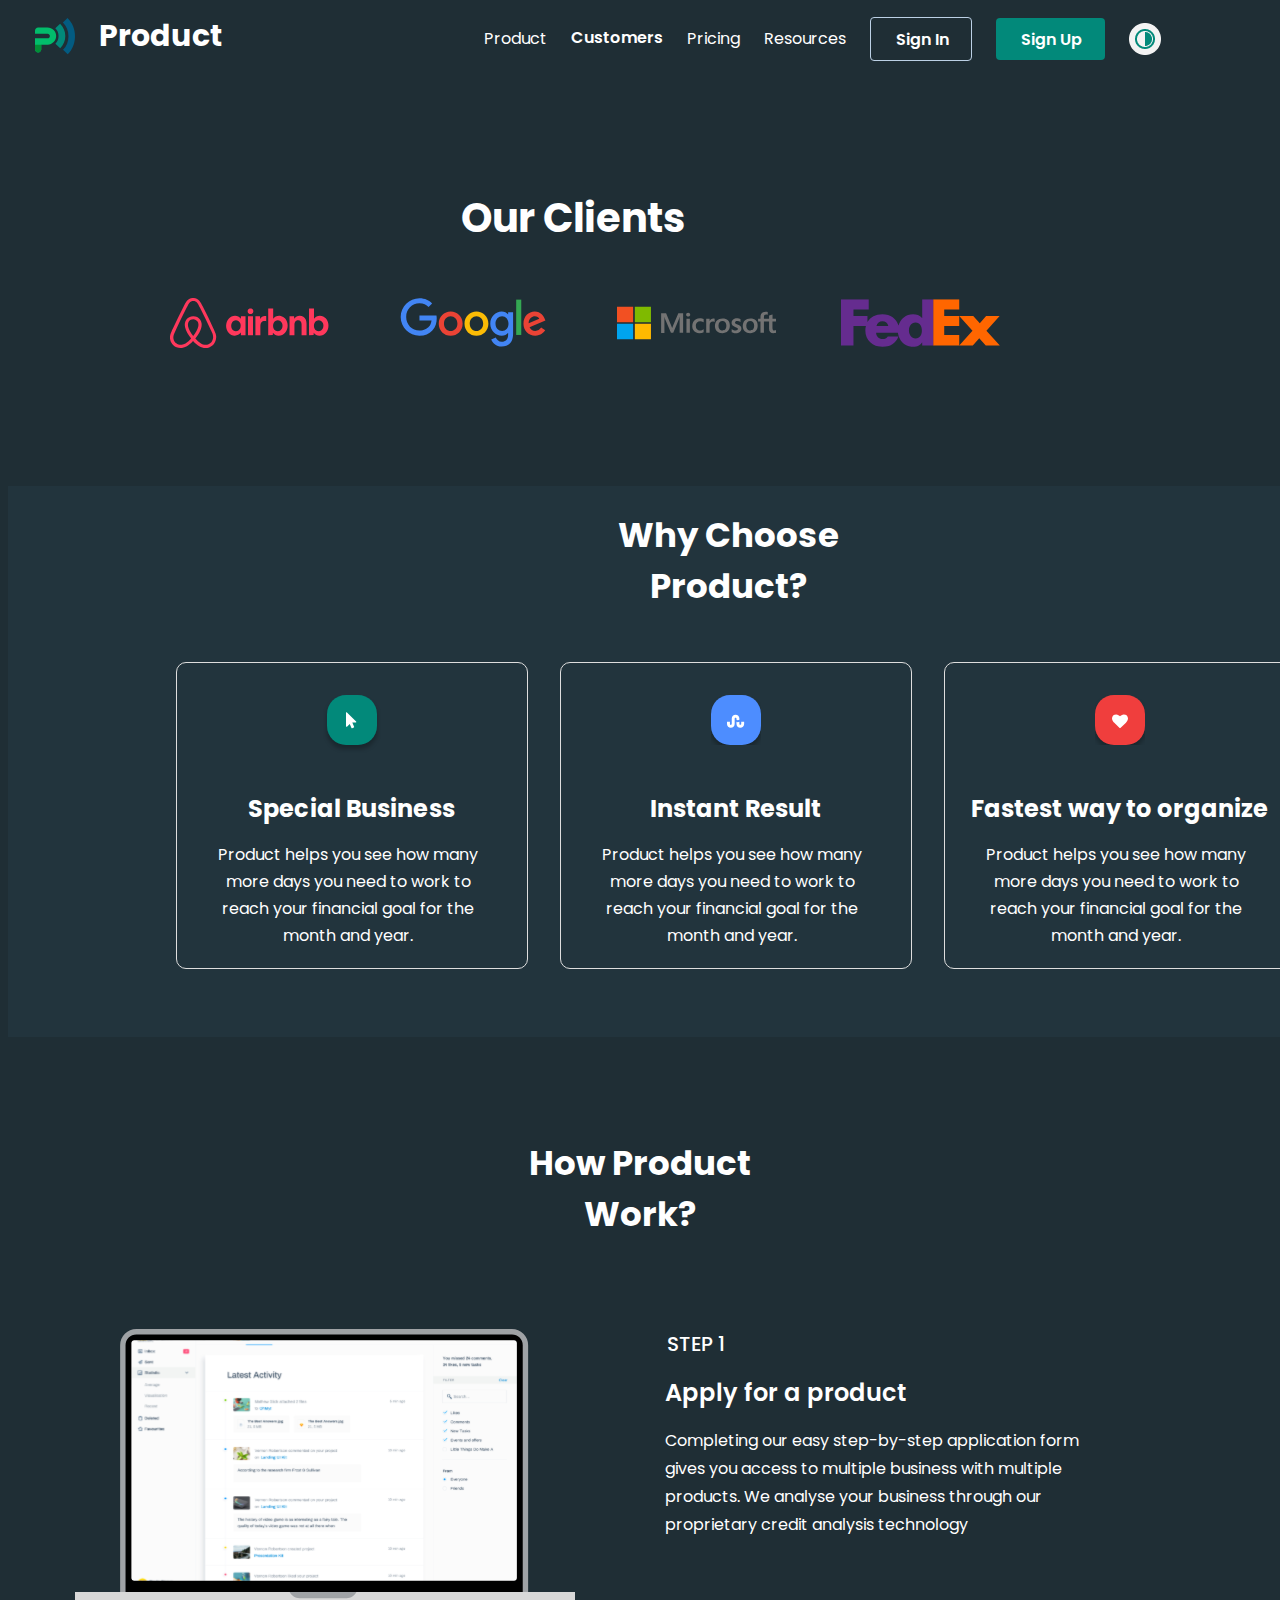
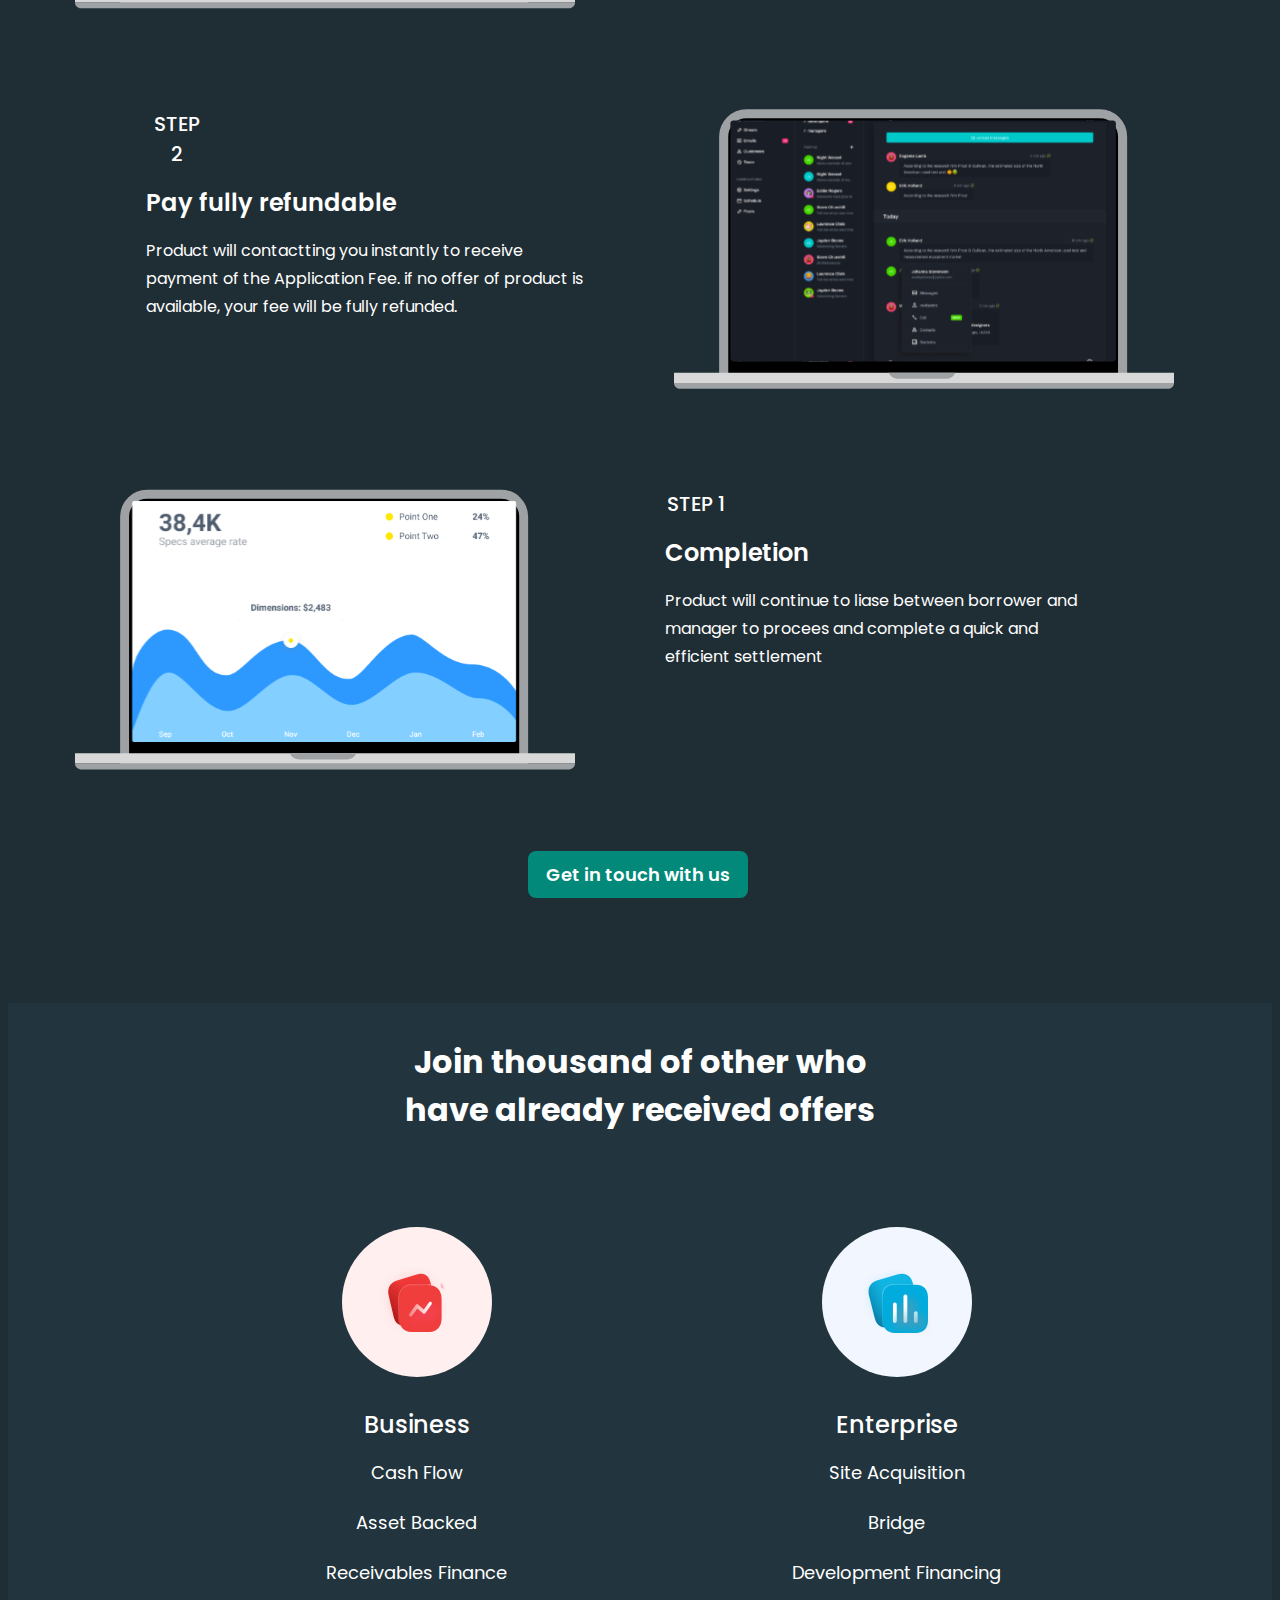
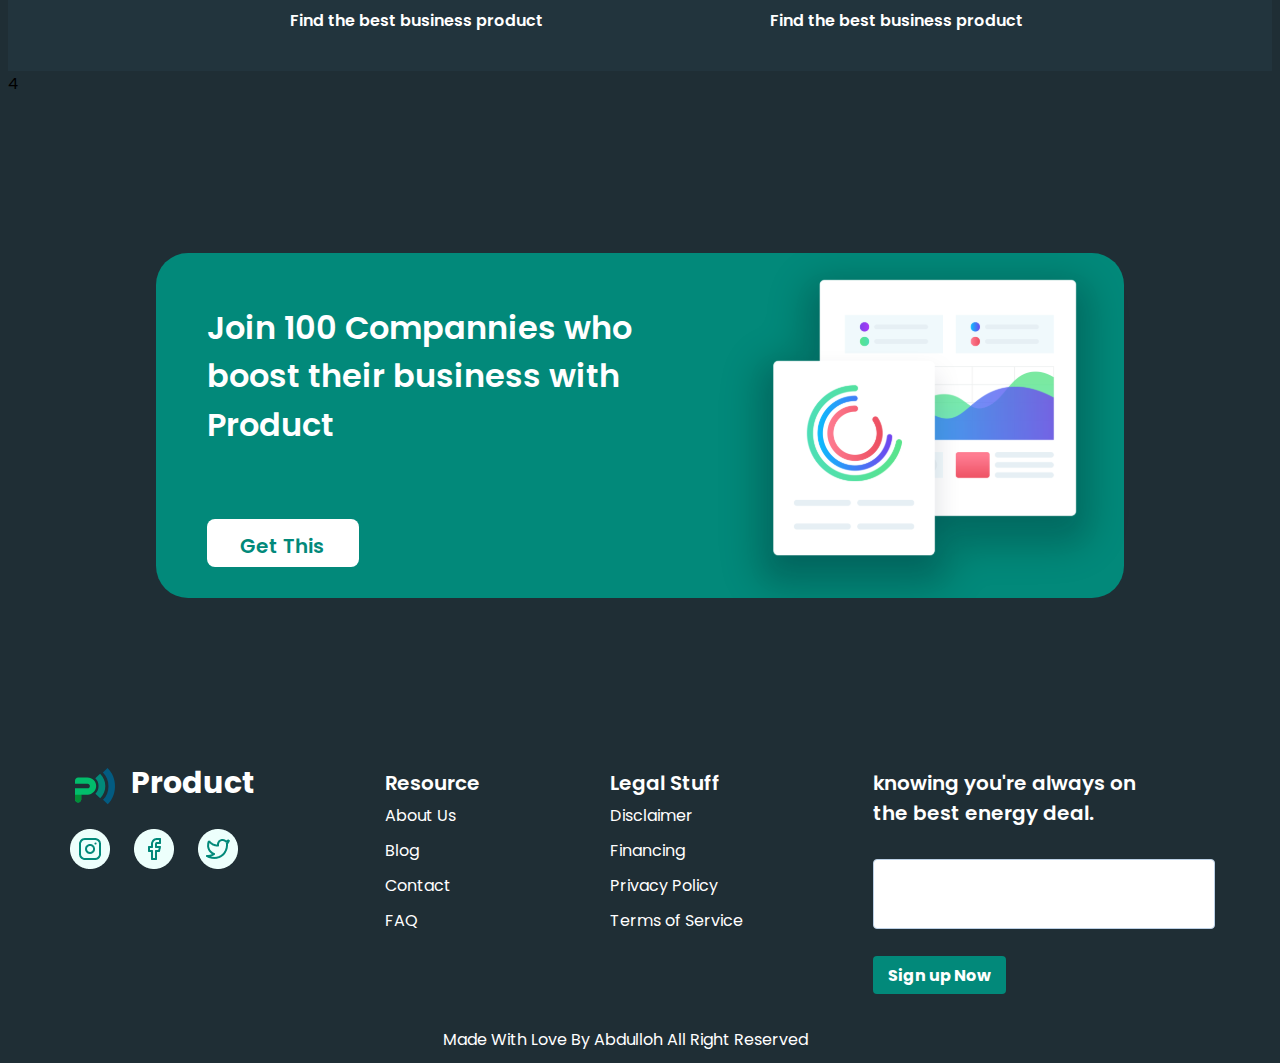
<file: customer/index.html>
<!DOCTYPE html>
<html lang="en">
<head>
    <meta charset="UTF-8">
    <meta http-equiv="X-UA-Compatible" content="IE=edge">
    <meta name="viewport" content="width=device-width, initial-scale=1.0">
    <link rel="preconnect" href="https://fonts.googleapis.com">
    <link rel="preconnect" href="https://fonts.gstatic.com" crossorigin>
    <link
        href="https://fonts.googleapis.com/css2?family=Libre+Franklin:wght@400;500&family=Plus+Jakarta+Sans:wght@400;500;700&family=Poppins:wght@400;600;700&family=Rubik:wght@400;500;700&family=Source+Serif+Pro:wght@400;700&family=Tenor+Sans&display=swap"
        rel="stylesheet">
    <link rel="stylesheet" href="./index.css">
    <title>Document</title>
</head>
<body class="body-dark">

    <header class="container">
        <nav>
            <ul>
                <li><svg class="svglogo" xmlns="http://www.w3.org/2000/svg" width="40" height="37" viewBox="0 0 40 37"
                        fill="none">
                        <path fill-rule="evenodd" clip-rule="evenodd"
                            d="M3.13307 34.4587C1.40988 34.4587 1.6082e-07 33.0488 1.49105e-07 31.3256L7.46349e-08 20.372L7.88626 20.372L7.88626 20.3598L12.6263 20.3598C13.8482 20.3285 14.8821 19.2633 14.8821 18.01C14.8821 16.7255 13.8168 15.6602 12.5323 15.6602L6.26614 15.6602L6.26614 15.6622L4.26148e-08 15.6622L2.13006e-08 12.5272C9.58529e-09 10.804 1.40988 9.3941 3.13307 9.3941L12.5323 9.3941C14.9134 9.3941 16.9499 10.24 18.6104 11.9319C20.3023 13.5924 21.1482 15.6289 21.1482 18.01C21.1482 20.3598 20.3336 22.3963 18.6731 24.0569C17.0126 25.7174 15.0074 26.5947 12.6576 26.626L6.26614 26.626L6.26614 31.3256C6.26614 33.0488 4.85626 34.4587 3.13307 34.4587Z"
                            fill="#02BC6B" />
                        <path fill-rule="evenodd" clip-rule="evenodd"
                            d="M25.0975 5.7578C28.5589 9.11993 30.3031 13.3073 30.3031 18.0672C30.3031 22.7473 28.6319 26.9307 25.2239 30.3034L20.3852 25.7508C22.5047 23.6533 23.545 21.128 23.545 18.0672C23.545 14.9832 22.4734 12.4619 20.3031 10.3538L25.0975 5.7578Z"
                            fill="#02897A" />
                        <path fill-rule="evenodd" clip-rule="evenodd"
                            d="M32.5055 -3.14562e-08C37.4911 4.97781 39.9999 11.1499 39.9999 18.2338C39.9999 25.2071 37.5922 31.3753 32.6884 36.3638L28.0186 31.8009C31.6715 28.085 33.4614 23.5781 33.4614 18.2338C33.4614 12.8358 31.6111 8.33276 27.8787 4.60616L32.5055 -3.14562e-08Z"
                            fill="#035B81" />
                        <path fill-rule="evenodd" clip-rule="evenodd"
                            d="M-1.14326e-05 26.6524L6.26613 26.6524L6.26613 31.326C6.26613 33.0492 4.85625 34.4591 3.13306 34.4591C1.40987 34.4591 -1.13891e-05 33.0492 -1.14009e-05 31.326L-1.14326e-05 26.6524Z"
                            fill="#028E37" />
                    </svg></li>
                <li><a class="imgtext" href="#">Product</a></li>
                <li><a class="nav_text" href="../index.html">Product</a></li>
                <li><a class="nav_text_boss" href="#">Customers</a></li>
                <li><a class="nav_text" href="../pricing_table/index.html">Pricing</a></li>
                <li><a class="nav_text" href="#">Resources</a></li>
                <li><a class="btn_href_one" href="#">Sign In</a></li>
                <li><a class="btn_href_two" href="#">Sign Up</a></li>
                <li><img class="mode-btn" src="./img/darkandwhite.png" alt="dark">
                </li>
                <li class="bar"><a href="#"><img class="imgbar burger" src="./img/menu.svg" alt="bar"></a></li>
            </ul>

        </nav>
    </header>



    <section class="logoscliend container">
        <h3>Our Clients</h3>

        <div class="logoscust">
            <img src="./img/Airbnb.svg" alt="airlogio">
            <img src="./img/Google.svg" alt="airlogio">
            <img src="./img/Microsoft.svg" alt="airlogio">
            <img src="./img/FedEx.svg" alt="airlogio">

        </div>

    </section>


    <section class="choose container">
        <h3>Why Choose Product?</h3>
        <div class="chose-divs">
            <div class="chose-card">
                <img src="./img/cardlogo1.svg" alt="borde">
                <h6>Special Business</h6>
                <p>Product helps you see how many 
                    more days you need to work 
                    to reach your financial goal 
                    for the month and year.</p>
            </div>

            <div class="chose-card">
                <img src="./img/cardlogo2.svg" alt="borde">
                <h6>Instant Result</h6>
                <p>Product helps you see how many 
                    more days you need to work 
                    to reach your financial goal 
                    for the month and year.</p>
            </div>

            <div class="chose-card display-none">
                <img src="./img/cardlogo3.svg" alt="borde">
                <h6>Fastest way to organize</h6>
                <p>Product helps you see how many 
                    more days you need to work 
                    to reach your financial goal 
                    for the month and year.</p>
            </div>
        </div>

    </section>


    <section class="product-work container">
        <h3>How Product Work?</h3>
        <ul>
            <li class="onemac">
                <img class="macimages" src="./img/mac1.svg" alt="macbook">
                <div class="li-mac-text">
                    <p class="step">STEP 1</p>
                    <h6>Apply for a product</h6>
                    <p class="product_big">Completing our easy step-by-step application form gives you access to multiple business with multiple products. We analyse your business through our proprietary credit analysis technology </p>
                </div>
            </li>

            <li class="twomac">
                <img class="macimages" src="./img/mac2.svg" alt="macbook">
                <div class="li-mac-text">
                    <p class="step">STEP 2</p>
                    <h6>Pay fully refundable</h6>
                    <p class="product_big">Product will contactting you instantly to receive payment of the Application Fee. if no offer of product is available, your fee will be fully refunded. </p>
                </div>
            </li>

            <li class="threemac">
                <img class="macimages" src="./img/mac3.svg" alt="macbook">
                <div class="li-mac-text">
                    <p class="step">STEP 1</p>
                    <h6>Completion</h6>
                    <p class="product_big">Product will continue to liase between borrower and manager to procees and complete a quick and efficient settlement </p>
                </div>
            </li>

        </ul>


        <div class="bottom-div-btn">
            <a class="product_btn-bottom" href="#">Get in touch with us</a>
        </div>

    </section>


    <section class="expriense container">
        <h3>Join thousand of other who have
            already received offers</h3>
            <div class="buss-enter">
                <div class="bussines">
                    <img src="./img/bussines.svg" alt="bussines">
                    <h6>Business</h6>
                    <p class="clash">Cash Flow</p>
                    <p class="clash"> Asset Backed</p>
                    <p class="clash">Receivables Finance</p>
                    <p class="clash-bottom">Find the best business product</p>

                </div>
                <div class="bussines">
                    <img src="./img/enterpriense.svg" alt="bussines">
                    <h6>Enterprise</h6>
                    <p class="clash">Site Acquisition</p>
                    <p class="clash"> Bridge</p>
                    <p class="clash">Development Financing</p>
                    <p class="clash-bottom">Find the best business product</p>

                </div>
            </div>

    </section>
4


    <section class="chart container">
        <div class="join_card">
            <div class="join_text_btn">
                <h3>Join 100 Compannies who boost their business with Product</h3>

                <a class="join_btn" href="#">Get This</a>
            </div>
            <img class="join-svg" src="./img/joinimg.svg" alt="chart">

        </div>
    </section>





    <footer class="container">
        <div class="footer_text">
            <div class="logos_div">
                <ul class="footerlogo">
                    <li><svg class="svglogo_footer" xmlns="http://www.w3.org/2000/svg" width="40" height="37"
                            viewBox="0 0 40 37" fill="none">
                            <path fill-rule="evenodd" clip-rule="evenodd"
                                d="M3.13307 34.4587C1.40988 34.4587 1.6082e-07 33.0488 1.49105e-07 31.3256L7.46349e-08 20.372L7.88626 20.372L7.88626 20.3598L12.6263 20.3598C13.8482 20.3285 14.8821 19.2633 14.8821 18.01C14.8821 16.7255 13.8168 15.6602 12.5323 15.6602L6.26614 15.6602L6.26614 15.6622L4.26148e-08 15.6622L2.13006e-08 12.5272C9.58529e-09 10.804 1.40988 9.3941 3.13307 9.3941L12.5323 9.3941C14.9134 9.3941 16.9499 10.24 18.6104 11.9319C20.3023 13.5924 21.1482 15.6289 21.1482 18.01C21.1482 20.3598 20.3336 22.3963 18.6731 24.0569C17.0126 25.7174 15.0074 26.5947 12.6576 26.626L6.26614 26.626L6.26614 31.3256C6.26614 33.0488 4.85626 34.4587 3.13307 34.4587Z"
                                fill="#02BC6B" />
                            <path fill-rule="evenodd" clip-rule="evenodd"
                                d="M25.0975 5.7578C28.5589 9.11993 30.3031 13.3073 30.3031 18.0672C30.3031 22.7473 28.6319 26.9307 25.2239 30.3034L20.3852 25.7508C22.5047 23.6533 23.545 21.128 23.545 18.0672C23.545 14.9832 22.4734 12.4619 20.3031 10.3538L25.0975 5.7578Z"
                                fill="#02897A" />
                            <path fill-rule="evenodd" clip-rule="evenodd"
                                d="M32.5055 -3.14562e-08C37.4911 4.97781 39.9999 11.1499 39.9999 18.2338C39.9999 25.2071 37.5922 31.3753 32.6884 36.3638L28.0186 31.8009C31.6715 28.085 33.4614 23.5781 33.4614 18.2338C33.4614 12.8358 31.6111 8.33276 27.8787 4.60616L32.5055 -3.14562e-08Z"
                                fill="#035B81" />
                            <path fill-rule="evenodd" clip-rule="evenodd"
                                d="M-1.14326e-05 26.6524L6.26613 26.6524L6.26613 31.326C6.26613 33.0492 4.85625 34.4591 3.13306 34.4591C1.40987 34.4591 -1.13891e-05 33.0492 -1.14009e-05 31.326L-1.14326e-05 26.6524Z"
                                fill="#028E37" />
                        </svg></li>
                    <li><a class="imgtext_footer" href="#">Product</a></li>
                </ul>
                <div class="links">
                    <a href="#"><img src="./img/insta.png" alt="instagram"></a>
                    <a href="#"><img src="./img/faceboo.png" alt="instagram"></a>
                    <a href="#"><img src="./img/twit.png" alt="instagram"></a>
                </div>
            </div>
            <ul>
                <li>Resource</li>
                
                <li>About Us</li>
                <li>Blog</li>
                <li>Contact</li>
                <li>FAQ</li>

            </ul>
           

            <ul>
                <li>Legal Stuff</li>
                <li>Disclaimer</li>
                <li>Financing</li> 
                <li>Privacy Policy</li>
                <li>Terms of Service</li>

            </ul>

            <ul>
                <li class="input_about">knowing you're always on the best energy deal.
                </li>
                <li><input class="footer_input" type="email"></li>
                <li class="btn_booter"><a class="footer_btn" href="#">Sign up Now</a></li>

            </ul>

        </div>

<p class="footer_paragr">Made With Love By Abdulloh All Right Reserved 
</p>

    </footer>


    
    <script src="./script.js"></script>
</body>
</html>
</file>
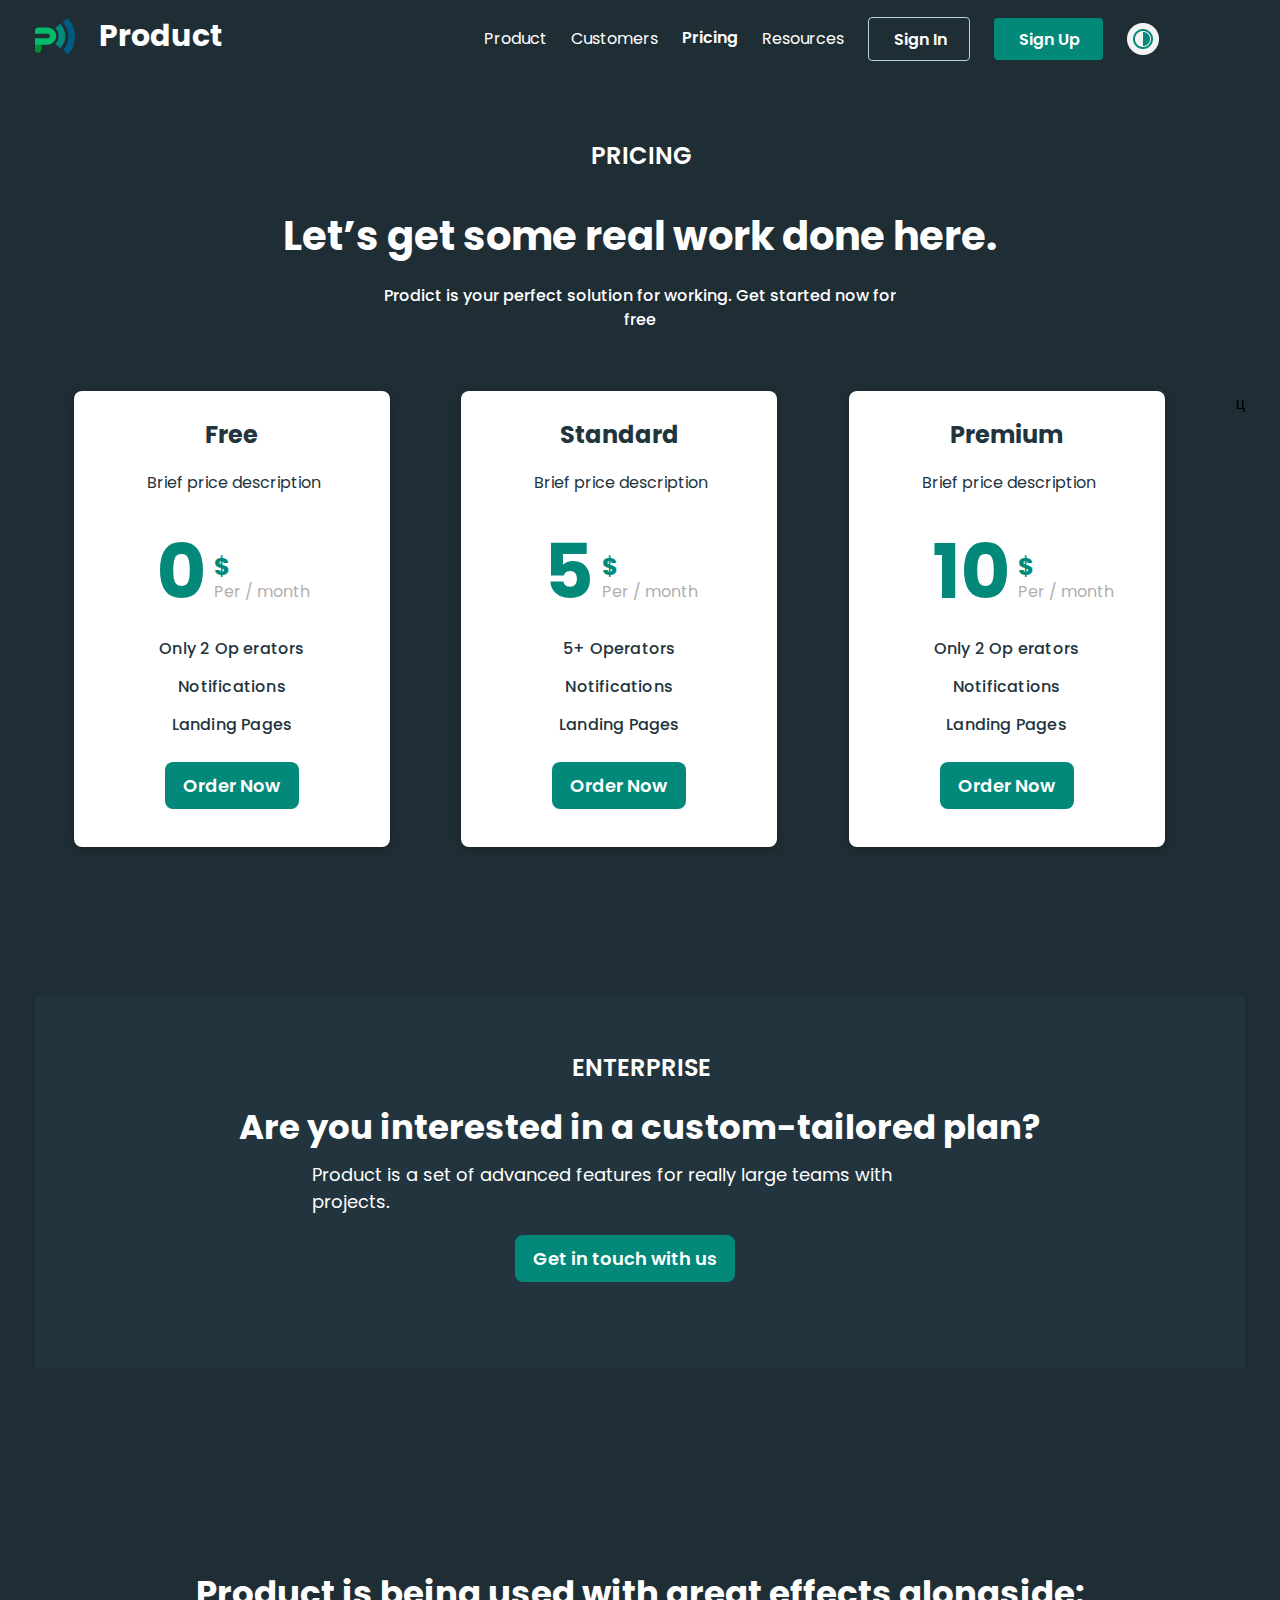
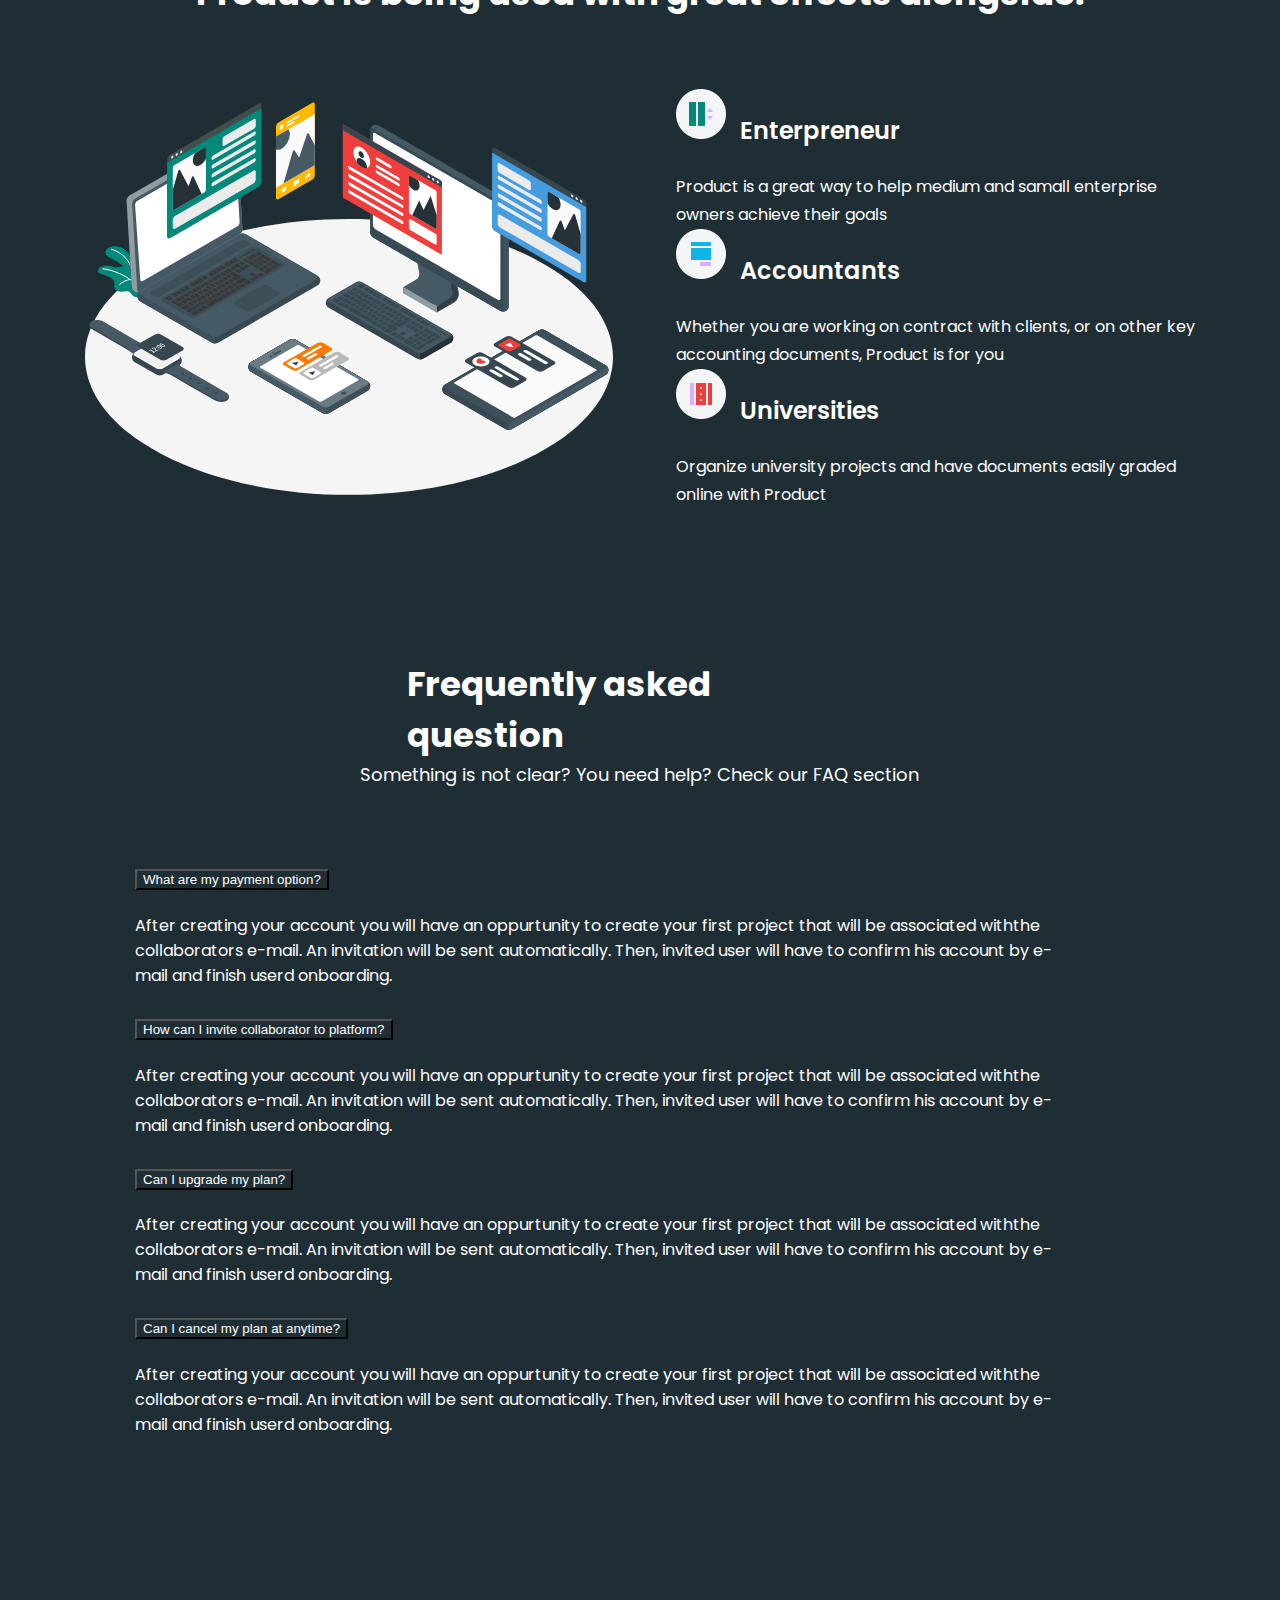
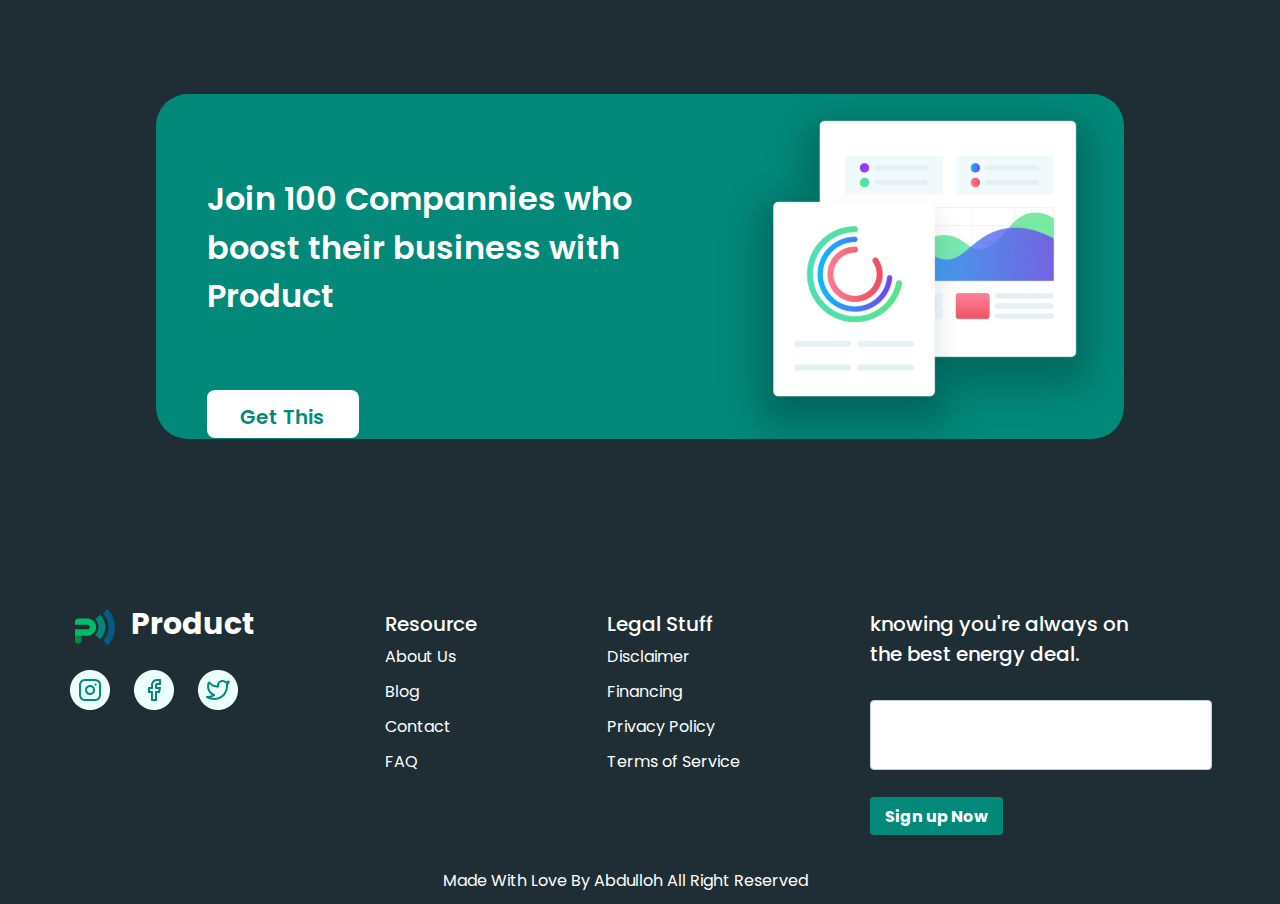
<file: pricing_table/index.html>
<!DOCTYPE html>
<html lang="en">

<head>
    <meta charset="UTF-8">
    <meta http-equiv="X-UA-Compatible" content="IE=edge">
    <meta name="viewport" content="width=device-width, initial-scale=1.0">
    <link rel="preconnect" href="https://fonts.googleapis.com">
    <link rel="preconnect" href="https://fonts.gstatic.com" crossorigin>
    <link
        href="https://fonts.googleapis.com/css2?family=Libre+Franklin:wght@400;500&family=Plus+Jakarta+Sans:wght@400;500;700&family=Poppins:wght@400;600;700&family=Rubik:wght@400;500;700&family=Source+Serif+Pro:wght@400;700&family=Tenor+Sans&display=swap"
        rel="stylesheet">
        <!-- CSS only -->
<link href="https://cdn.jsdelivr.net/npm/bootstrap@5.2.2/dist/css/bootstrap.min.css" rel="stylesheet" integrity="sha384-Zenh87qX5JnK2Jl0vWa8Ck2rdkQ2Bzep5IDxbcnCeuOxjzrPF/et3URy9Bv1WTRi" crossorigin="anonymous">
    <link rel="stylesheet" href="./index.css">
    <title>Product</title>
</head>

<body class="body-dark">
    <header class="container">
        <nav>
            <ul>
                <li><svg class="svglogo" xmlns="http://www.w3.org/2000/svg" width="40" height="37" viewBox="0 0 40 37"
                        fill="none">
                        <path fill-rule="evenodd" clip-rule="evenodd"
                            d="M3.13307 34.4587C1.40988 34.4587 1.6082e-07 33.0488 1.49105e-07 31.3256L7.46349e-08 20.372L7.88626 20.372L7.88626 20.3598L12.6263 20.3598C13.8482 20.3285 14.8821 19.2633 14.8821 18.01C14.8821 16.7255 13.8168 15.6602 12.5323 15.6602L6.26614 15.6602L6.26614 15.6622L4.26148e-08 15.6622L2.13006e-08 12.5272C9.58529e-09 10.804 1.40988 9.3941 3.13307 9.3941L12.5323 9.3941C14.9134 9.3941 16.9499 10.24 18.6104 11.9319C20.3023 13.5924 21.1482 15.6289 21.1482 18.01C21.1482 20.3598 20.3336 22.3963 18.6731 24.0569C17.0126 25.7174 15.0074 26.5947 12.6576 26.626L6.26614 26.626L6.26614 31.3256C6.26614 33.0488 4.85626 34.4587 3.13307 34.4587Z"
                            fill="#02BC6B" />
                        <path fill-rule="evenodd" clip-rule="evenodd"
                            d="M25.0975 5.7578C28.5589 9.11993 30.3031 13.3073 30.3031 18.0672C30.3031 22.7473 28.6319 26.9307 25.2239 30.3034L20.3852 25.7508C22.5047 23.6533 23.545 21.128 23.545 18.0672C23.545 14.9832 22.4734 12.4619 20.3031 10.3538L25.0975 5.7578Z"
                            fill="#02897A" />
                        <path fill-rule="evenodd" clip-rule="evenodd"
                            d="M32.5055 -3.14562e-08C37.4911 4.97781 39.9999 11.1499 39.9999 18.2338C39.9999 25.2071 37.5922 31.3753 32.6884 36.3638L28.0186 31.8009C31.6715 28.085 33.4614 23.5781 33.4614 18.2338C33.4614 12.8358 31.6111 8.33276 27.8787 4.60616L32.5055 -3.14562e-08Z"
                            fill="#035B81" />
                        <path fill-rule="evenodd" clip-rule="evenodd"
                            d="M-1.14326e-05 26.6524L6.26613 26.6524L6.26613 31.326C6.26613 33.0492 4.85625 34.4591 3.13306 34.4591C1.40987 34.4591 -1.13891e-05 33.0492 -1.14009e-05 31.326L-1.14326e-05 26.6524Z"
                            fill="#028E37" />
                    </svg></li>
                <li><a class="imgtext" href="#">Product</a></li>
                <li><a class="nav_text" href="../index.html">Product</a></li>
                <li><a class="nav_text" href="../customer/index.html">Customers</a></li>
                <li><a class="nav_text_boss" href="#">Pricing</a></li>
                <li><a class="nav_text" href="#">Resources</a></li>
                <li><a class="btn_href_one" href="#">Sign In</a></li>
                <li><a class="btn_href_two" href="#">Sign Up</a></li>
                <li><img class="mode-btn" src="./img/darkandwhite.png" alt="dark">
                </li>
                <li class="bar"><a href="#"><img class="imgbar burger" src="./img/burger.png" alt="bar"></a></li>
            </ul>

        </nav>
    </header>



    <section class=" pricing container">
        <h1 class="pricingg">PRICING</h1>
        <h3 class="letsgo">
            Let’s get some real work done here.

        </h3>
        <p class="prodicit">Prodict is your perfect solution for working. Get started now for free</p>




        <div class="cards_div_prise">


            <div class="card_prise">
                <p class="name">
                    Free
                </p>    
                <p class="name_text">Brief price description</p>
                <div class="sum_div">
                    <p class="sum">0</p>
                    <div>
                        <p class="dollar">$</p>
                        <p class="per">Per / month</p>
                    </div>
                </div>
                <p class=" caracters">Only 2 Op erators</p>
                <p class=" caracters">Notifications</p>
                <p class=" caracters">Landing Pages</p>
                <a class="prise_btn" href="#">Order Now</a>
            </div>

            <div class="card_prise">
                <p class="name">
                    Standard
                </p>
                <p class="name_text">Brief price description</p>
                <div class="sum_div">
                    <p class="sum">5</p>
                    <div>
                        <p class="dollar">$</p>
                        <p class="per">Per / month</p>
                    </div>
                </div>
                <p class=" caracters">5+ Operators</p>
                <p class=" caracters">Notifications</p>
                <p class=" caracters">Landing Pages</p>
                <a class="prise_btn" href="#">Order Now</a>
            </div>


            <div class="card_prise">
                <p class="name">
                    Premium
                </p>
                <p class="name_text">Brief price description</p>
                <div class="sum_div">
                    <p class="sum">10</p>
                    <div>
                        <p class="dollar">$</p>
                        <p class="per">Per / month</p>
                    </div>
                </div>
                <p class=" caracters">Only 2 Op erators</p>
                <p class=" caracters">Notifications</p>
                <p class=" caracters">Landing Pages</p>
                <a class="prise_btn" href="#">Order Now</a>
            </div>



ц
        </div>



    </section>



    <section class=" enterprise container">
        <h1 class="enter">ENTERPRISE</h1>
        <h3>
            Are you interested in a custom-tailored plan?

        </h3>
        <p class="prodicitt">Product is a set of advanced features for really large teams with projects.</p>

       <div class="enter--div"> <a class="enter_btn" href="#">Get in touch with us</a></div>



    </section>


    <section class="effects container">
        <h3>Product is being used with great effects alongside:</h3>

        <div class="effect_img_and_text">
            <img class="amicosvg" src="./img/amico.svg" alt="amico">
            <div>
                <div class="name_img">
                    <img src="./img/effectone.png" alt="boravatar">
                    <p class="text_name_img">Enterpreneur</p>
                </div>
                <p class="big_text_name">Product is a great way to help medium and samall enterprise owners achieve
                    their goals</p>


                <div class="name_img">
                    <img src="./img/effecttwo.png" alt="boravatar">
                    <p class="text_name_img">Accountants</p>
                </div>
                <p class="big_text_name">Whether you are working on contract with clients, or on other key accounting
                    documents, Product is for you</p>

                <div class="name_img">
                    <img src="./img/effectthree.png" alt="boravatar">
                    <p class="text_name_img">Universities</p>
                </div>
                <p class="big_text_name">Organize university projects and have documents easily graded online with
                    Product</p>
            </div>

        </div>

    </section>


    <section class="questions container">

        <h3>Frequently asked question</h3>
        <p class="ques_text">Something is not clear? You need help? Check our FAQ section</p>

        <div class="accordion accordion-flush" id="accordionFlushExample">
            <div class="accordion-item">
              <h2 class="accordion-header" id="flush-headingOne">
                <button class="accordion-button collapsed" type="button" data-bs-toggle="collapse" data-bs-target="#flush-collapseOne" aria-expanded="false" aria-controls="flush-collapseOne">
                    What are my payment option?
                </button>
              </h2>
              <div id="flush-collapseOne" class="accordion-collapse collapse" aria-labelledby="flush-headingOne" data-bs-parent="#accordionFlushExample">
                <div class="accordion-body">After creating your account you will have an oppurtunity to create your first project that will be associated withthe collaborators e-mail. An invitation  will be sent automatically. Then, invited user will have to confirm his account by e-mail and finish userd onboarding.</div>
              </div>
            </div>


            <div class="accordion-item">
              <h2 class="accordion-header" id="flush-headingTwo">
                <button class="accordion-button collapsed" type="button" data-bs-toggle="collapse" data-bs-target="#flush-collapseTwo" aria-expanded="false" aria-controls="flush-collapseTwo">
                    How can I invite collaborator to platform?
                </button>
              </h2>
              <div id="flush-collapseTwo" class="accordion-collapse collapse" aria-labelledby="flush-headingTwo" data-bs-parent="#accordionFlushExample">
                <div class="accordion-body">After creating your account you will have an oppurtunity to create your first project that will be associated withthe collaborators e-mail. An invitation  will be sent automatically. Then, invited user will have to confirm his account by e-mail and finish userd onboarding.</div>
              </div>
            </div>



            <div class="accordion-item">
              <h2 class="accordion-header" id="flush-headingThree">
                <button class="accordion-button collapsed" type="button" data-bs-toggle="collapse" data-bs-target="#flush-collapseThree" aria-expanded="false" aria-controls="flush-collapseThree">
                    Can I upgrade my plan?
                </button>
              </h2>
              <div id="flush-collapseThree" class="accordion-collapse collapse" aria-labelledby="flush-headingThree" data-bs-parent="#accordionFlushExample">
                <div class="accordion-body">After creating your account you will have an oppurtunity to create your first project that will be associated withthe collaborators e-mail. An invitation  will be sent automatically. Then, invited user will have to confirm his account by e-mail and finish userd onboarding.</div>
              </div>
            </div>


            <div class="accordion-item">
                <h2 class="accordion-header" id="flush-headingThree1">
                  <button class="accordion-button collapsed" type="button" data-bs-toggle="collapse" data-bs-target="#flush-collapseThree1" aria-expanded="false" aria-controls="flush-collapseThree1">
                    Can I cancel my plan at anytime?
                  </button>
                </h2>
                <div id="flush-collapseThree1" class="accordion-collapse collapse" aria-labelledby="flush-headingThree1" data-bs-parent="#accordionFlushExample">
                  <div class="accordion-body">After creating your account you will have an oppurtunity to create your first project that will be associated withthe collaborators e-mail. An invitation  will be sent automatically. Then, invited user will have to confirm his account by e-mail and finish userd onboarding.</div>
                </div>
              </div>
          </div>
    </section>



    <section class="chart container">
        <div class="join_card">
            <div class="join_text_btn">
                <h3>Join 100 Compannies who boost their business with Product</h3>

                <a class="join_btn" href="#">Get This</a>
            </div>
            <img src="./img/joinimg.svg" alt="chart">

        </div>
    </section>





    <footer class="container">
        <div class="footer_text">
            <div class="logos_div">
                <ul class="footerlogo">
                    <li><svg class="svglogo_footer" xmlns="http://www.w3.org/2000/svg" width="40" height="37"
                            viewBox="0 0 40 37" fill="none">
                            <path fill-rule="evenodd" clip-rule="evenodd"
                                d="M3.13307 34.4587C1.40988 34.4587 1.6082e-07 33.0488 1.49105e-07 31.3256L7.46349e-08 20.372L7.88626 20.372L7.88626 20.3598L12.6263 20.3598C13.8482 20.3285 14.8821 19.2633 14.8821 18.01C14.8821 16.7255 13.8168 15.6602 12.5323 15.6602L6.26614 15.6602L6.26614 15.6622L4.26148e-08 15.6622L2.13006e-08 12.5272C9.58529e-09 10.804 1.40988 9.3941 3.13307 9.3941L12.5323 9.3941C14.9134 9.3941 16.9499 10.24 18.6104 11.9319C20.3023 13.5924 21.1482 15.6289 21.1482 18.01C21.1482 20.3598 20.3336 22.3963 18.6731 24.0569C17.0126 25.7174 15.0074 26.5947 12.6576 26.626L6.26614 26.626L6.26614 31.3256C6.26614 33.0488 4.85626 34.4587 3.13307 34.4587Z"
                                fill="#02BC6B" />
                            <path fill-rule="evenodd" clip-rule="evenodd"
                                d="M25.0975 5.7578C28.5589 9.11993 30.3031 13.3073 30.3031 18.0672C30.3031 22.7473 28.6319 26.9307 25.2239 30.3034L20.3852 25.7508C22.5047 23.6533 23.545 21.128 23.545 18.0672C23.545 14.9832 22.4734 12.4619 20.3031 10.3538L25.0975 5.7578Z"
                                fill="#02897A" />
                            <path fill-rule="evenodd" clip-rule="evenodd"
                                d="M32.5055 -3.14562e-08C37.4911 4.97781 39.9999 11.1499 39.9999 18.2338C39.9999 25.2071 37.5922 31.3753 32.6884 36.3638L28.0186 31.8009C31.6715 28.085 33.4614 23.5781 33.4614 18.2338C33.4614 12.8358 31.6111 8.33276 27.8787 4.60616L32.5055 -3.14562e-08Z"
                                fill="#035B81" />
                            <path fill-rule="evenodd" clip-rule="evenodd"
                                d="M-1.14326e-05 26.6524L6.26613 26.6524L6.26613 31.326C6.26613 33.0492 4.85625 34.4591 3.13306 34.4591C1.40987 34.4591 -1.13891e-05 33.0492 -1.14009e-05 31.326L-1.14326e-05 26.6524Z"
                                fill="#028E37" />
                        </svg></li>
                    <li><a class="imgtext_footer" href="#">Product</a></li>
                </ul>
                <div class="links">
                    <a href="#"><img src="./img/insta.png" alt="instagram"></a>
                    <a href="#"><img src="./img/faceboo.png" alt="instagram"></a>
                    <a href="#"><img src="./img/twit.png" alt="instagram"></a>
                </div>
            </div>
            <ul>
                <li>Resource</li>
                
                <li>About Us</li>
                <li>Blog</li>
                <li>Contact</li>
                <li>FAQ</li>

            </ul>
           

            <ul>
                <li>Legal Stuff</li>
                <li>Disclaimer</li>
                <li>Financing</li> 
                <li>Privacy Policy</li>
                <li>Terms of Service</li>

            </ul>

            <ul>
                <li class="input_about">knowing you're always on the best energy deal.
                </li>
                <li><input class="footer_input" type="email"></li>
                <li class="btn_booter"><a class="footer_btn" href="#">Sign up Now</a></li>

            </ul>

        </div>

<p class="footer_paragr">Made With Love By Abdulloh All Right Reserved 
</p>

    </footer>






<!-- JavaScript Bundle with Popper -->
<script src="https://cdn.jsdelivr.net/npm/bootstrap@5.2.2/dist/js/bootstrap.bundle.min.js" integrity="sha384-OERcA2EqjJCMA+/3y+gxIOqMEjwtxJY7qPCqsdltbNJuaOe923+mo//f6V8Qbsw3" crossorigin="anonymous"></script>


    <script src="./script.js"></script>
</body>

</html>
</file>
<file: index.css>
body {
    font-family: 'Poppins', sans-serif;
    background-color: var(--main-bg-color);

}

.container {
    width: 1210px;
    margin: 0 auto;

}

a {
    text-decoration: none;
}

li {

    list-style: none;

}

nav ul {
    display: flex;
    gap: 24px;
    margin: 0;
    padding: 0;

}

header {
    height: 80px;

}

.svglogo {
    padding-top: 10px;
}

nav ul :nth-child(2) {
    padding-top: 14px;
    padding-right: 237px;
}

nav ul :nth-child(3) {
    padding-top: 17px;
}

nav ul :nth-child(4) {
    padding-top: 17px;
}

nav ul :nth-child(5) {
    padding-top: 17px;
}

nav ul :nth-child(6) {
    padding-top: 17px;
}

nav ul :nth-child(7) {
    padding-top: 19px;
}

nav ul :nth-child(8) {
    padding-top: 19px;

}

nav ul :nth-child(9) {
    padding-top: 15px;

}

.imgtext {

    font-weight: 700;
    font-size: 30px;
    line-height: 28px;
    color: #173A56;
    padding-top: 110px;
    color: var(--main-text-color);

}

.nav_text {

    font-weight: 400;
    font-size: 16px;
    line-height: 28px;
    color: #22343D;
    color: var(--main-text-color);

}

.nav_text_boss {

    font-weight: 600;
    font-size: 16px;
    line-height: 26px;
    color: #22343D;
    color: var(--main-text-color);
}

.btn_href_one {

    font-weight: 600;
    font-size: 16px;
    line-height: 24px;
    color: #173A56;
    border: 1px solid #BCD0E5;
    padding: 10px 22.22px 9px 25.25px;
    border-radius: 4px;
    color: var(--main-text-color);
}

.btn_href_two {
    font-weight: 600;
    font-size: 16px;
    line-height: 24px;


    background-color: #02897A;
    border-radius: 4px;
    color: #FFFFFF;
    padding: 10px 23px 9px 25px;
}



.hero {
    display: flex;

    padding-top: 25px;
}

.hero_one_div {
    padding-top: 120px;
}

.her_big_text {
    margin: 0;
    padding-bottom: 18px;
    font-weight: 700;
    font-size: 40px;
    line-height: 60px;
    width: 519px;
    color: #22343D;
    color: var(--main-text-color);
}

.her_small_text {
    font-weight: 400;
    font-size: 18px;
    line-height: 28px;
    width: 458px;
    color: #22343D;
    margin: 0;
    color: var(--main-text-color);
}

.hero_btn_div {
    display: flex;
    padding-top: 45px;
    gap: 30.5px;

}

.hero_btn {
    background-color: #02897A;
    border-radius: 4px;
    padding: 15px 41px 14px 41px;
    font-weight: 700;
    font-size: 16px;
    line-height: 24px;
    color: #FFFFFF;
    border: none;
    cursor: pointer;

}

.hero_video {
    font-weight: 600;
    font-size: 16px;
    line-height: 24px;
    text-decoration-line: underline;
    color: #02897A;

}

.play_video {
    padding-top: 15px;
    padding-right: 8.5px;


}





.customer {
    position: relative;
}

.customer_name {
    font-weight: 700;
    font-size: 32px;
    line-height: 48px;
    text-align: center;
    color: #22343D;
    width: 519px;
    margin: 0 auto;
    padding-top: 114.28px;
    color: var(--main-text-color);
}




.card_divs {
    display: grid;
    grid-template-columns: repeat(auto-fill, minmax(200px, 240px));
    gap: 66px;


}

.card_divs :nth-child(2) {
    padding-bottom: 20px;
}

.card {
    width: 240px;
    padding-top: 66px;


}

.card_big_text {
    font-weight: 600;
    font-size: 22px;
    line-height: 33px;
    color: #22343D;
    margin: 0;
    padding-bottom: 13px;
    padding-top: 18px;
    color: var(--main-text-color);


}

.card_small_text {
    font-weight: 400;
    font-size: 16px;
    line-height: 26px;
    color: #22343D;
    width: 240px;
    margin: 0;
    color: var(--main-text-color);
}

.customer_btn {
    background-color: #02897A;
    border-radius: 4px;
    padding: 15px 41px 14px 41px;
    font-weight: 700;
    font-size: 16px;
    line-height: 24px;
    color: #FFFFFF;
    border: none;
    cursor: pointer;
    position: absolute;
    left: 474px;
}

.pricing {
    padding-top: 262px;

}



.one_li_name {
    font-weight: 600;
    font-size: 16px;
    line-height: 24px;
    margin: 0;
    color: #22343D;
    padding-bottom: 8px;
    color: var(--main-text-color);
}

.one_li_bigtext {
    font-weight: 700;
    font-size: 32px;
    line-height: 48px;
    color: #22343D;
    margin: 0;
    padding-bottom: 131px;
    color: var(--main-text-color);
}

.smal_text_name {
    font-weight: 600;
    font-size: 16px;
    line-height: 26px;
    margin: 0;
    color: #22343D;
    padding-bottom: 12px;
    color: var(--main-text-color);
}

.one_smal_text {
    font-weight: 400;
    font-size: 16px;
    line-height: 26px;
    width: 486px;
    margin: 0;
    color: #22343D;
    padding-bottom: 25px;
    color: var(--main-text-color);
}

.pricing ul :nth-child(2) {
    flex-direction: row-reverse;
}

.pricing ul li {
    display: flex;
    gap: 84px;
    padding-bottom: 146.83px;
}

.pricin_text_div {
    padding-top: 20px;
}







.one_smal_text1 {
    font-weight: 400;
    font-size: 16px;
    line-height: 26px;
    width: 486px;
    margin: 0;
    color: #22343D;
    padding-bottom: 25px;
    color: var(--main-text-color);
}

.one_li_bigtext1 {
    font-weight: 700;
    font-size: 32px;
    line-height: 48px;
    color: #22343D;
    margin: 0;
    padding-bottom: 23px;
    color: var(--main-text-color);
}

.smal_text_name1 {
    font-weight: 600;
    font-size: 16px;
    line-height: 26px;
    margin: 0;
    color: #22343D;
    padding-bottom: 12px;
    color: var(--main-text-color);
}

.one_smal_text1 {
    font-weight: 400;
    font-size: 16px;
    line-height: 26px;
    width: 385px;
    margin: 0;
    color: #22343D;
    color: var(--main-text-color);


}

.one_smal_text11 {
    font-weight: 400;
    font-size: 16px;
    line-height: 26px;
    margin: 0;
    width: 486px;
    color: #22343D;
    color: var(--main-text-color);
}


.marker_end_text {
    display: flex;
    gap: 30px;

}

.markers {
    width: 35px;
    height: 35px;
    padding-top: 10px;

}

.pricin_text_div :nth-child(4) {
    padding-top: 30px;
}

.pricin_text_div :nth-child(4) p {
    width: 365px;
}

.one_li_name1 {
    font-weight: 600;
    font-size: 16px;
    line-height: 24px;
    margin: 0;
    color: #22343D;
    padding-bottom: 8px;
    color: var(--main-text-color);

}













.can_div {
    padding-top: 50px;
    background-image: url(./img/Bg.png);
    background-repeat: no-repeat;
    background-size: 100%;
    background-image: var(--main-display);

}

.can_div h3 {
    font-weight: 700;
    font-size: 32px;
    line-height: 48px;
    text-align: center;
    color: #22343D;
    margin: 0 auto;
    width: 348px;
    padding-bottom: 18px;
    color: var(--main-text-color);

}

.can_div p {
    font-weight: 500;
    font-size: 16px;
    line-height: 26px;
    text-align: center;
    width: 542px;
    margin: 0 auto;
    color: #22343D;
    padding-bottom: 10px;
    color: var(--main-text-color);
}




.can_comment:nth-child(2) {
    flex-direction: row-reverse;

}



.can_comment {
    display: flex;
    gap: 16px;

}




.women_div {
    display: flex;
    gap: 178px;
    padding-left: 120px;
}


.shape_img {
    height: 98px;
    width: 98px;
}

.ayolone {
    height: 98px;
}

.coment_div2 {
    width: 274px;
    padding-bottom: 60px;
}

.coment_div {
    width: 274px;
}

.coment_div1 {
    padding-bottom: 10px;
    width: 240px;
}

.men_div {
    display: flex;
    gap: 178px;
    padding-left: 120px;
}

.can_btn {
    font-weight: 700;
    font-size: 16px;
    line-height: 24px;
    padding: 15px 31px 14px 30px;
    background-color: #02897A;
    color: #FFFFFF;
    border-radius: 4px;
}

.btn--div {
    margin-top: 48px;
    margin-left: 470px;

}







.content {
    padding-left: 60px;
}

.content h3 {
    font-weight: 700;
    font-size: 34px;
    line-height: 51px;
    color: #22343D;
    margin: 0;
    padding-top: 150.46px;
    color: var(--main-text-color);
}


.content_smal_text {
    font-weight: 500;
    font-size: 16px;
    line-height: 26px;
    color: #22343D;
    margin: 0;
    padding-top: 8px;
    color: var(--main-text-color);
}

.whhat_time {
    font-weight: 500;
    font-size: 16px;
    line-height: 26px;
    color: #22343D;
    margin: 0;
    padding-top: 8px;
}


.contevt_cards {
    display: flex;
    gap: 32px;
    padding-top: 32px;
}


.black_word_card {
    color: #22343D;
    font-weight: 700;
}

.cont_card {
    border: 1.2px solid #E5E5E5;
    border-radius: 8px;
    width: 348px;
    height: 379px;
    background-color: white;
}

.cont_card :hover h3 {
    color: #02897A;
}


.cont_card p {
    padding: 24px 0px 0px 24px;

}

.cont_card h3 {
    width: 294px;
    font-weight: 700;
    font-size: 24px;
    line-height: 40px;
    color: #22343D;
    margin: 0;
    padding: 12px 0px 0px 24px;
}

.carusel {
    display: flex;
    gap: 10px;
    margin: 0 auto;
    padding-left: 520px;
    padding-top: 64px;

}

.carusel img {
    cursor: pointer;
}



.prise {
    padding-top: 150px;
}

.prise_text {
    font-weight: 500;
    font-size: 16px;
    line-height: 26px;
    text-align: center;
    width: 213px;
    margin: 0 auto;
    color: #22343D;
    padding-bottom: 50px;
    color: var(--main-text-color);

}

.prise h1 {
    font-weight: 700;
    font-size: 32px;
    line-height: 48px;
    text-align: center;
    color: #22343D;
    margin: 0 auto;
    width: 193px;
    padding-bottom: 8px;
    color: var(--main-text-color);

}


.cards_div_prise {
    display: flex;
    gap: 71.35px;
    padding-left: 39px;
}


.card_prise {
    height: 456px;
    width: 322.6488037109375px;
    box-shadow: 0px 2px 8px rgba(0, 0, 0, 0.25);
    border-radius: 8px;
    background-color: white;
}


.name {

    font-weight: 700;
    font-size: 24px;
    line-height: 40px;
    color: #22343D;
    text-align: center;
    margin: 0;
    padding: 0;
    padding: 24px 0px 0px 0px;
}

.name_text {
    font-weight: 400;
    font-size: 16px;
    line-height: 40px;
    color: #22343D;
    margin: 0;
    padding: 0;
    padding: 8px 0px 19px 73px;
}

.sum_div {
    gap: 8px;
    display: flex;
    margin: 0;
    padding: 0;
    padding-left: 83px;
}

.sum_div div {
    padding-top: 30px;

}

.sum {
    font-weight: 700;
    font-size: 76px;
    line-height: 100px;
    text-align: center;
    color: #02897A;
    margin: 0;
    padding: 0;
}

.dollar {
    font-weight: 700;
    font-size: 24px;
    line-height: 30px;
    margin: 0;
    padding: 0;
    color: #02897A;
}

.per {
    font-weight: 400;
    font-size: 16px;
    line-height: 19px;
    margin: 0;
    padding: 0;
    color: #AFAFAF;
}

.caracters {
    font-weight: 500;
    font-size: 16px;
    line-height: 22px;
    letter-spacing: 0.2px;
    color: #22343D;
    text-align: center;
    margin: 0;
    padding: 0;
    padding-top: 16px;

}

.prise_btn {
    margin: 0 auto;
    padding: 11px 19px 11px 18px;
    background-color: #02897A;
    border-radius: 8px;
    font-weight: 600;
    font-size: 18px;
    line-height: 22px;
    text-align: center;
    margin-left: 91px;
    color: #FFFFFF;
}

.card_prise :nth-child(6) {
    padding-bottom: 38px;
}



/* hover */
.card_prise:hover {
    background-color: #02897A;
}

.card_prise:hover p {
    color: white;
}

.card_prise:hover a {
    background-color: white;
    color: #02897A;
}

.card_prise:hover .per {
    color: #E0E0E0;
}





.grade {
    padding-top: 150px;

}

.grade h1 {
    font-weight: 700;
    font-size: 34px;
    line-height: 57px;
    text-align: center;
    color: #22343D;
    margin: 0 auto;
    width: 302px;
    padding-bottom: 8px;
    color: var(--main-text-color);
}



.grade_parag {
    width: 537px;
    font-weight: 500;
    font-size: 16px;
    line-height: 28px;
    text-align: center;
    color: #22343D;
    margin: 0 auto;
    color: var(--main-text-color);
}



.grade_div_cards {
    display: flex;
    gap: 64px;
    padding-top: 50px;

}




.grade_card {
    padding: 28px 0px 10px 28px;
    border: 1px solid #DEDEDE;
    border-radius: 5px;
    width: 327px;
    height: 206px;
    background-color: white;

}

.grade_big_text {
    width: 275px;
    font-weight: 400;
    font-size: 16px;
    line-height: 28px;

    color: #737373;
}

.grade_bottom_div {
    display: flex;
    gap: 14px;
}




.grade_green_text {
    font-weight: 600;
    font-size: 16px;
    margin: 0;
    line-height: 24px;
    color: #02897A;
}

.grade_job {
    font-weight: 500;
    margin: 0;
    font-size: 14px;
    line-height: 24px;
    color: #252B42;
}





.chart {
    padding-top: 157px;
}

.join_card {
    display: flex;

    width: 968px;
    height: 345px;
    background-color: #02897A;
    border-radius: 32px;
    margin: 0 auto;

}

.join_text_btn {
    padding-left: 51px;
}

.join_card h3 {
    width: 510px;
    font-weight: 600;
    font-size: 32px;
    line-height: 151.4%;
    color: #FFFFFF;
    padding-bottom: 50px;
}


.join_btn {
    font-weight: 600;
    font-size: 20px;
    line-height: 30px;
    background-color: white;
    color: #02897A;
    padding: 13px 35px 7px 33px;
    border-radius: 8px;

}


.footerlogo {
    display: flex;
    gap: 16px;
}

.svglogo_footer {}

.imgtext_footer {
    font-weight: 700 !important;
    font-size: 30px !important;
    line-height: 28px;
    color: #173A56;
    color: var(--main-text-color);

}

.links {
    display: flex;
    gap: 24px;
    text-align: center;
    padding-left: 35px;
}

.footer_text {
    display: flex;
    gap: 90px;
    padding: 154px 0px 0px 154.25px;
}

.footer_text ul :nth-child(1) {
    font-weight: 500;
    font-size: 20px;
    line-height: 30px;
    color: #22343D;
    color: var(--main-text-color);
}


footer li {
    font-weight: 400;
    font-size: 16px;
    line-height: 35px;
    color: #22343D;
    color: var(--main-text-color);
}

.footer_input {
    height: 48px;
    width: 325px;
    border: 1px solid #BCD0E5;
    border-radius: 4px;
    padding: 10px 0px 10px 15px;




}

.input_about {
    height: 57px;
    width: 280px;
    padding-bottom: 34px;



}

.footer_btn {
    padding: 8px 15px 7px 15px;
    font-weight: 700 !important;
    font-size: 16px !important;
    line-height: 24px;
    background-color: #02897A;
    text-align: center;
    color: #FFFFFF !important;
    border-radius: 4px;


}

.btn_booter {
    padding-top: 29px;
}


.footer_paragr {
    font-weight: 400;
    font-size: 16px;
    line-height: 30px;
    color: #22343D;
    width: 394px;
    margin: 0 auto;
    padding-top: 16px;
    color: var(--main-text-color);
}


.body-dark {
    --main-display: none;
    --main-bg-color: #1F2E35;
    --main-text-color: #fff;
    --main-input-color: #1F2E35;

}

.bar {
    display: none;

}














@media (max-width: 926px) {
    nav ul :nth-child(2) {
        padding-top: 14px;
        padding-right: 87px;
    }

    nav ul :nth-child(3) {
        display: none;
    }

    nav ul :nth-child(4) {
        display: none;
    }

    nav ul :nth-child(5) {
        display: none;
    }

    nav ul :nth-child(6) {
        display: none;
    }





    .container {
        max-width: 700px;
        padding: 0 20px;

    }


    .hero_one_div {
        padding-bottom: 70px;



    }

    .svg {
        width: 400px;
    }

    .hero {
        display: block;
        flex-direction: column-reverse;
    }

    .bar {
        display: none;


    }

    .imgbar {
        padding-top: 10px;
        width: 40px;
        height: 40px;
    }

    .card_divs {
        grid-template-columns: auto auto;
        justify-content: center;
    }

    .customer_btn {

        position: relative;
        left: 150px;
        top: 60px;

    }

    .pricing {
        padding-top: 92px;

    }

    .pricing ul li {
        display: block;
        gap: 84px;

    }



    .men_div {
        display: block;
        gap: 78px;


    }


    .women_div {
        display: block;
        gap: 78px;
        padding-bottom: 50px;

    }

    .btn--div {
        margin: 0 auto;
        padding: 50px 0px 0px 180px;

    }


    .can_div p {
        padding-bottom: 50px;
    }

    .contevt_cards {
        display: grid;
        grid-template-columns: auto auto;
        padding-left: 20px;

    }



    .carusel {
        padding-left: 330px;
        padding-top: 64px;
        padding-bottom: 50px;
    }






    .cards_div_prise {
        display: grid;
        grid-template-columns: auto auto;
        gap: 31.35px;
        padding-left: 30px;
    }

    .grade h1 {
        padding-top: 20px;
    }



    .grade_div_cards {
        display: grid;
        grid-template-columns: auto auto;
        gap: 34px;
        padding-top: 50px;
        padding-left: 30px;


    }

    .join_card {
        display: block;

        width: 468px;
        height: 688px;
        background-color: #02897A;
        border-radius: 32px;
        margin: 0 auto;


    }

    .join_card h3 {
        width: 328px;
        font-weight: 600;
        font-size: 32px;
        line-height: 151.4%;
        color: #FFFFFF;
        text-align: center;
        padding-bottom: 40px;

    }

    .join_btn {
        margin-left: 100px;
    }

    .footer_text {
        display: block;
        text-align: center;
        margin: 0 auto;
        padding: 0;

    }

    .footerlogo {
        padding-left: 10px;
    }

    .logos_div {
        padding-left: 250px;
    }

    .input_about {
        padding-left: 190px;
    }

    .footer_paragr {
        padding-bottom: 100px;
    }

    .chart {
        padding-bottom: 100px;
    }



}






@media (max-width: 576px) {
    nav ul :nth-child(2) {
        padding-top: 14px;
        padding-right: 87px;
    }

    nav ul :nth-child(3) {
        display: none;
    }

    nav ul :nth-child(4) {
        display: none;
    }

    nav ul :nth-child(5) {
        display: none;
    }

    nav ul :nth-child(6) {
        display: none;
    }

    nav ul :nth-child(7) {
        display: none;
    }

    nav ul :nth-child(8) {
        display: none;
    }




    .container {
        max-width: 500px;
        padding: 0 20px;

    }


    .hero_one_div {
        padding-bottom: 70px;
        font-size: 10px;

    }

    .svg {
        width: 400px;
    }

    .hero {
        display: block;
        flex-direction: column-reverse;
    }

    .bar {
        display: block;
        width: 10px;
        height: 10px
    }

    .imgbar {
        padding-top: 10px;
        width: 40px;
        height: 40px;
    }

    .card_divs {
        grid-template-columns: auto;
        justify-content: center;
    }

    .customer_btn {

        position: relative;
        left: 150px;
        top: 60px;

    }

    .pricing {
        padding-top: 92px;

    }

    .pricing ul li {
        display: block;
        gap: 84px;

    }



    .men_div {
        display: block;
        gap: 78px;


    }


    .women_div {
        display: block;
        gap: 78px;
        padding-bottom: 50px;

    }

    .btn--div {
        margin: 0 auto;
        padding: 50px 0px 0px 180px;

    }


    .can_div p {
        padding-bottom: 50px;
    }

    .contevt_cards {
        display: grid;
        grid-template-columns: auto;
        padding-left: 100px;

    }



    .carusel {
        padding-left: 230px;
        padding-top: 64px;
        padding-bottom: 50px;
    }






    .cards_div_prise {
        display: grid;
        grid-template-columns: auto;
        gap: 31.35px;
        padding-left: 100px;
    }

    .grade h1 {
        padding-top: 20px;
    }


    .grade_div_cards {
        display: grid;
        grid-template-columns: auto;
        gap: 34px;
        padding-top: 50px;
        padding-left: 100px;


    }

    .join_card {
        display: block;

        width: 468px;
        height: 688px;
        background-color: #02897A;
        border-radius: 32px;
        margin: 0 auto;


    }

    .join_card h3 {
        width: 328px;
        font-weight: 600;
        font-size: 32px;
        line-height: 151.4%;
        color: #FFFFFF;
        text-align: center;
        padding-bottom: 40px;

    }

    .join_btn {
        margin-left: 100px;
    }

    .footer_text {
        display: block;
        text-align: center;
        margin: 0 auto;
        padding: 0;

    }

    .footerlogo {
        padding-left: 10px;
    }

    .logos_div {
        padding-left: 150px;
    }

    .input_about {
        padding-left: 90px;
    }

    .footer_paragr {
        padding-bottom: 100px;
    }

    .chart {
        padding-bottom: 100px;
    }



}
</file>
<file: customer/index.css>
body {
    font-family: 'Poppins', sans-serif;
    background-color: var(--main-bg-color);

}

.container {
    width: 1210px;
    margin: 0 auto;

}

a {
    text-decoration: none;
}

li {

    list-style: none;

}

nav ul {
    display: flex;
    gap: 24px;
    margin: 0;
    padding: 0;
}

header {
    height: 80px;

}

.svglogo {
    padding-top: 10px;
}

nav ul :nth-child(2) {
    padding-top: 14px;
    padding-right: 237px;
}

nav ul :nth-child(3) {
    padding-top: 17px;
}

nav ul :nth-child(4) {
    padding-top: 17px;
}

nav ul :nth-child(5) {
    padding-top: 17px;
}

nav ul :nth-child(6) {
    padding-top: 17px;
}

nav ul :nth-child(7) {
    padding-top: 19px;
}

nav ul :nth-child(8) {
    padding-top: 19px;

}

nav ul :nth-child(9) {
    padding-top: 15px;

}

nav ul :nth-child(3) :hover {
    font-weight: 600;
    font-size: 16px;
    line-height: 24px;

}

nav ul :nth-child(4) :hover {
    font-weight: 600;
    font-size: 16px;
    line-height: 24px;

}

nav ul :nth-child(5) :hover {
    font-weight: 600;
    font-size: 16px;
    line-height: 24px;

}

nav ul :nth-child(6) :hover {
    font-weight: 600;
    font-size: 16px;
    line-height: 24px;

}

.imgtext {

    font-weight: 700;
    font-size: 30px;
    line-height: 28px;
    color: #173A56;
    padding-top: 110px;
    color: var(--main-text-color);

}

.nav_text {

    font-weight: 400;
    font-size: 16px;
    line-height: 28px;
    color: #22343D;
    color: var(--main-text-color);

}

.nav_text_boss {

    font-weight: 600;
    font-size: 16px;
    line-height: 26px;
    color: #22343D;
    color: var(--main-text-color);
}

.btn_href_one {

    font-weight: 600;
    font-size: 16px;
    line-height: 24px;
    color: #173A56;
    border: 1px solid #BCD0E5;
    padding: 10px 22.22px 9px 25.25px;
    border-radius: 4px;
    color: var(--main-text-color);
}

.btn_href_two {
    font-weight: 600;
    font-size: 16px;
    line-height: 24px;


    background-color: #02897A;
    border-radius: 4px;
    color: #FFFFFF;
    padding: 10px 23px 9px 25px;
}

.bar {
    display: none;
   
}












.logoscliend{
    padding-top: 100px;
}

.logoscliend h3{
font-weight: 700;
font-size: 40px;
line-height: 60px;
color: #22343D;
width: 359px;
padding: 0;
margin: 0 auto;
color: var(--main-text-color);

}

.logoscust{
    display: flex;
    gap: 64.73px;
    padding-left: 135px;
    padding-top: 50px;
    padding-bottom: 138px;
   
    
}

.logoscust img{
    width: 159px;
height: 50px;


padding: 0;
}




.choose{
    background-color: #F5F5F5;
    width: 1440px;
    padding-top: 24px;
    background-color: var(--main-section-bg);
}
.chose-divs{
    display: flex;
    flex-wrap: wrap;
    gap: 32px;
    width: 1250px;
   margin: 0 auto;
   padding: 50px 0px 68px 145px;

   
}

.choose h3{
    font-weight: 700;
    font-size: 34px;
    line-height: 51px;
    text-align: center;
    color: #22343D;
    width: 383px;
    margin: 0 auto;
    color: var(--main-text-color);
}
.chose-card{
    width: 350px;
    height: 305px;
    border: 1px solid #DEDEDE;
    border-radius: 10px;
    text-align: center;
}
.chose-card h6{
    font-weight: 700;
    font-size: 24px;
    line-height: 33px;
    text-align: center;
    letter-spacing: 0.1px;
    color: #22343D;
    margin: 0;
    color: var(--main-text-color);
}

.chose-card p{
    font-weight: 400;
font-size: 16px;
line-height: 27px;
text-align: center;
color: #22343D;
width: 275px;
margin: 0;
padding-left: 34px;
padding-top: 16px;
color: var(--main-text-color);
}

.chose-card img{
    padding: 32px 0px 32px 0px;
    margin: 0;
}







.product-work{
    padding-bottom: 115px;
    padding-top: 101px;
   
}
.product-work ul li{
    display: flex;
    gap: 90px;
}
.product-work ul :nth-child(1){
   
}
.onemac{
    padding-bottom: 100px;
}
.twomac{
    padding-bottom: 100px;
    flex-direction: row-reverse;
    justify-content: center;
}

.product-work h3{
    padding-bottom: 73px;
    font-weight: 700;
font-size: 34px;
line-height: 51px;
text-align: center;
width: 340px;
color: #22343D;
margin: 0 auto;
color: var(--main-text-color);
}

.step{
font-weight: 500;
font-size: 20px;
text-align: center;
color: #22343D;
width: 62px;
margin: 0;
padding-bottom: 16px;
color: var(--main-text-color);
}

.li-mac-text h6{
    font-weight: 600;
font-size: 24px;
line-height: 36px;

color: #22343D;
width: 335px;
margin: 0;
padding-bottom: 16px;
color: var(--main-text-color);
}

.product_big{
    font-weight: 400;
font-size: 16px;
line-height: 28px;
color: #22343D;
width: 438px;
margin: 0;
color: var(--main-text-color);
}

.bottom-div-btn{
    width: 224px;
    margin: 0 auto;
    padding-top: 77px;
}

.product_btn-bottom{
    background-color: #02897A;
    padding: 11px 18px 11px 18px;
    font-weight: 600;
    font-size: 18px;
    line-height: 22px;
    color: #FFFFFF;
    border-radius: 8px;

}






.expriense{
   
    background: linear-gradient(180deg, #F5F5F5 0%, rgba(245, 245, 245, 0) 100%);
   width: 1440px;
   padding-top: 35px;
   width: 100%;
   background: var(--main-section-bg);
   
}



.expriense h3{
    font-weight: 700;
font-size: 32px;
line-height: 48px;
text-align: center;
color: #22343D;
width: 537px;
margin: 0 auto;
color: var(--main-text-color);
}


.bussines{
    text-align: center;
}

.buss-enter{
    display: flex;
    flex-wrap: wrap;
    gap: 227px;
   margin: 0 auto;
    width: 900px;
    padding-left: 200px;
    padding-top: 93px;
}

.bussines h6{
    font-weight: 500;
font-size: 24px;
line-height: 28px;
color: #000000;
margin: 0;
padding-top: 27px;
color: var(--main-text-color);
}
.clash{
    font-weight: 400;
font-size: 18px;
line-height: 32px;

text-align: center;
color: #22343D;
color: var(--main-text-color);
}

.clash-bottom{
    font-weight: 600;
font-size: 16px;
line-height: 28px;
color: #000000;
color: var(--main-text-color);
padding-bottom: 20px;
}



.chart {
    padding-top: 157px;
}

.join_card {
    display: flex;
    width: 968px;
    height: 345px;
    background-color: #02897A;
    border-radius: 32px;
    margin: 0 auto;

}

.join_text_btn {
    padding-left: 51px;
    padding-top: 19px;
}

.join_card h3 {
    width: 510px;
    font-weight: 600;
    font-size: 32px;
    line-height: 151.4%;
    color: #FFFFFF;
    padding-bottom: 50px;
}

.join_name {
    font-weight: 600;
    font-size: 32px;
    line-height: 151.4%;
    color: #FFFFFF;
}

.join_btn {
    font-weight: 600;
    font-size: 20px;
    line-height: 30px;
    background-color: white;
    color: #02897A;
    padding: 13px 35px 7px 33px;
    border-radius: 8px;

}





.footerlogo {
    display: flex;
    gap: 16px;
}



.imgtext_footer {
    font-weight: 700 !important;
    font-size: 30px !important;
    line-height: 28px;
    color: #173A56;
    color: var(--main-text-color);

}

.links {
    display: flex;
    gap: 24px;
    text-align: center;
    padding-left: 35px;
}

.footer_text {
    display: flex;
    gap: 90px;
    padding: 154px 0px 0px 0px;
}

.footer_text ul :nth-child(1) {
    font-weight: 600;
    font-size: 20px;
    line-height: 30px;
    color: #22343D;
    color: var(--main-text-color);
}


footer li {
    font-weight: 400;
    font-size: 16px;
    line-height: 35px;
    color: #22343D;
    color: var(--main-text-color);
}

.footer_input {
    height: 48px;
    width: 325px;
    border: 1px solid #BCD0E5;
    border-radius: 4px;
    padding: 10px 0px 10px 15px;




}

.input_about {
    height: 57px;
    width: 280px;
    padding-bottom: 34px;



}

.footer_btn {
    padding: 8px 15px 7px 15px;
    font-weight: 700 !important;
    font-size: 16px !important;
    line-height: 24px;
    background-color: #02897A;
    text-align: center;
    color: #FFFFFF !important;
    border-radius: 4px;
}

.btn_booter {
    padding-top: 29px;
}


.footer_paragr {
    font-weight: 400;
    font-size: 16px;
    line-height: 30px;
    color: #22343D;
    width: 394px;
    margin: 0 auto;
    padding-top: 16px;
    color: var(--main-text-color);
}













.body-dark {
    --main-display: none;
    --main-bg-color: #1F2E35;
    --main-text-color: #fff;
    --main-input-color: #1F2E35;
    --main-section-bg: #22343D;


}





@media (max-width: 926px) {
    nav>ul{
        width: 100%;
    }
    nav ul :nth-child(2) {
        padding-top: 14px;
        padding-right: 177px;
      
       
    }

    nav ul :nth-child(3) {
        display: none;
    }

    nav ul :nth-child(4) {
        display: none;
    }

    nav ul :nth-child(5) {
        display: none;
    }

    nav ul :nth-child(6) {
        display: none;
    }
    .bar{
        display: block;
        padding-top: 14px;
    }





    .container {
        width: 96%;
      

    }


    .chose-divs{
        display: grid;
        grid-template-columns: auto auto;
        gap: 32px;
        margin: 0 auto;
        width: 100%;
       padding: 50px 0px 68px 20px;
    
    }


    .display-none{
        display: none;
    }

    .logoscust{
        padding-left: 10px;
        gap: 20px;
        flex-wrap: wrap;
     }

     .macimages{
        width: 300px;
     }

     .product-work ul li{
        display: flex;
        gap: 30px;
    }

    .buss-enter{
        display: grid;
        grid-template-columns: auto auto;
        padding-left: 0;
        gap: 20px;
        padding: 0;
        width: 600px;
        padding-top: 85px;
     }

     
    .chart {
        padding-bottom: 100px;
    }

    .join_card {
        width: 828px;
        height: 408px;
        background-color: #02897A;
        border-radius: 32px;
        margin: 0 auto;
        


    }

    .join_card h3 {
        width: 408px;
        font-weight: 600;
        font-size: 32px;
        line-height: 151.4%;
        color: #FFFFFF;
        text-align: center;
        padding-bottom: 40px;

    }

    .join_btn {
        margin-left: 100px;
    }

    .join-svg{
        width: 400px;
        
    }

    .footer_text{
        display: block;
        justify-content: center;
        text-align: center;
    }
    .logos_div{
        padding-left: 280px;
    }
    .input_about{
        padding-left: 230px;
    }


}
   

   







@media (max-width: 576px) {


    nav ul :nth-child(2) {
        padding-top: 14px;
        padding-right: 87px;
    }

    nav ul :nth-child(3) {
        display: none;
    }

    nav ul :nth-child(4) {
        display: none;
    }

    nav ul :nth-child(5) {
        display: none;
    }

    nav ul :nth-child(6) {
        display: none;
    }

    nav ul :nth-child(7) {
        display: none;
    }

    nav ul :nth-child(8) {
        display: none;
    }

    .bar {
        display: block;
        padding-top: 13px;
        
    }
    .imgbar{
        width: 40px;
        height: 40px;
       
        
    }




    .container {
       width: 96%;
        padding: 0 20px;

    }
    .logoscust{
       display: grid;
       grid-template-columns: auto auto;
       padding-left: 0;
       
        
    }

    .chose-divs{
        display: grid;
        grid-template-columns: auto;
        gap: 32px;
        margin: 0 auto;
        width: 400px;
       padding: 50px 0px 68px 0px;
    
       
    }

    .product-work ul li{
        display: block;
        padding-left: 0;
       
    }
    .product-work ul{
        padding-left: 0;
    }

    .macimages{
        width: 400px;
        padding-bottom: 20px;
    }

    .bottom-div-btn{
        display: none;
    }

    .expriense h3{
    width: 351px;
    margin: 0 auto;
   
    }

    
.expriense{
   padding-top: 35px;
  
  
   
}



    .buss-enter{
       display: grid;
       grid-template-columns: auto;
       padding-left: 0;
       gap: 60px;
       padding: 0;
       width: 300px;
       padding-top: 85px;
    }




     
    .join_card {
        display: block;

        width: 448px;
        height: 688px;
        background-color: #02897A;
        border-radius: 32px;
        margin: 0 auto;
        


    }

    .join_card h3 {
        width: 328px;
        font-weight: 600;
        font-size: 32px;
        line-height: 151.4%;
        color: #FFFFFF;
        text-align: center;
        padding-bottom: 40px;

    }

    .join_btn {
        margin-left: 100px;
    }

    .footer_text {
        display: block;
        text-align: center;
        margin: 0 auto;
        padding: 0;

    }

    .footerlogo {
        padding-left: 10px;
    }

    .logos_div {
        padding-left: 110px;
        padding-bottom: 10px;
    }

    .input_about {
        padding-left: 90px;
        padding-bottom: 10px;
    }

    .footer_paragr {
        padding-bottom: 100px;
    }

    .chart {
        padding-bottom: 100px;
    }


}
</file>
<file: pricing_table/index.css>
body {
    font-family: 'Poppins', sans-serif;
    background-color: var(--main-bg-color);

}

.container {
    width: 1210px;
    margin: 0 auto;

}

a {
    text-decoration: none;
}

li {

    list-style: none;

}

nav ul {
    display: flex;
    gap: 24px;
    margin: 0;
    padding: 0;
}

header {
    height: 80px;

}

.svglogo {
    padding-top: 10px;
}

nav ul :nth-child(2) {
    padding-top: 14px;
    padding-right: 237px;
}

nav ul :nth-child(3) {
    padding-top: 17px;
}

nav ul :nth-child(4) {
    padding-top: 17px;
}

nav ul :nth-child(5) {
    padding-top: 17px;
}

nav ul :nth-child(6) {
    padding-top: 17px;
}

nav ul :nth-child(7) {
    padding-top: 19px;
}

nav ul :nth-child(8) {
    padding-top: 19px;

}

nav ul :nth-child(9) {
    padding-top: 15px;

}

nav ul :nth-child(3) :hover {
    font-weight: 600;
    font-size: 16px;
    line-height: 24px;

}

nav ul :nth-child(4) :hover {
    font-weight: 600;
    font-size: 16px;
    line-height: 24px;

}

nav ul :nth-child(5) :hover {
    font-weight: 600;
    font-size: 16px;
    line-height: 24px;

}

nav ul :nth-child(6) :hover {
    font-weight: 600;
    font-size: 16px;
    line-height: 24px;

}

.imgtext {

    font-weight: 700;
    font-size: 30px;
    line-height: 28px;
    color: #173A56;
    padding-top: 110px;
    color: var(--main-text-color);

}

.nav_text {

    font-weight: 400;
    font-size: 16px;
    line-height: 28px;
    color: #22343D;
    color: var(--main-text-color);

}

.nav_text_boss {

    font-weight: 600;
    font-size: 16px;
    line-height: 26px;
    color: #22343D;
    color: var(--main-text-color);
}

.btn_href_one {

    font-weight: 600;
    font-size: 16px;
    line-height: 24px;
    color: #173A56;
    border: 1px solid #BCD0E5;
    padding: 10px 22.22px 9px 25.25px;
    border-radius: 4px;
    color: var(--main-text-color);
}

.btn_href_two {
    font-weight: 600;
    font-size: 16px;
    line-height: 24px;


    background-color: #02897A;
    border-radius: 4px;
    color: #FFFFFF;
    padding: 10px 23px 9px 25px;
}












.pricing {
    padding-top: 50px;
    background-image: url(./img/Bg.png);
    background-repeat: no-repeat;
    background-size: 100%;
    background-image: var(--main-display);
    padding-bottom: 150px;

}


.letsgo {
    font-weight: 700;
    font-size: 40px;
    line-height: 60px;
    text-align: center;
    color: #22343D;
    margin: 0 auto;
    width: 721px;
    padding-bottom: 18px;
    color: var(--main-text-color);

}

.prodicit {
    font-weight: 500;
    font-size: 16px;
    line-height: 24px;
    text-align: center;
    width: 536px;
    margin: 0 auto;
    color: #22343D;
    margin-bottom: 10px;
    padding-bottom: 49px;
    color: var(--main-text-color);
}



.pricingg {
    font-weight: 600;
    font-size: 24px;
    line-height: 36px;

    margin: 0 auto;
    padding-bottom: 32px;
    width: 98px;
    color: #22343D;
    color: var(--main-text-color);
}













.cards_div_prise {
    display: flex;
    gap: 71.35px;
    padding-left: 39px;
}


.card_prise {
    height: 456px;
    width: 322.6488037109375px;
    box-shadow: 0px 2px 8px rgba(0, 0, 0, 0.25);
    border-radius: 8px;
    background-color: white;
}


.name {

    font-weight: 700;
    font-size: 24px;
    line-height: 40px;
    color: #22343D;
    text-align: center;
    margin: 0;
    padding: 0;
    padding: 24px 0px 0px 0px;
}

.name_text {
    font-weight: 400;
    font-size: 16px;
    line-height: 40px;
    color: #22343D;
    margin: 0;
    padding: 0;
    padding: 8px 0px 19px 73px;
}

.sum_div {
    gap: 8px;
    display: flex;
    margin: 0;
    padding: 0;
    padding-left: 83px;
}

.sum_div div {
    padding-top: 30px;

}

.sum {
    font-weight: 700;
    font-size: 76px;
    line-height: 100px;
    text-align: center;
    color: #02897A;
    margin: 0;
    padding: 0;
}

.dollar {
    font-weight: 700;
    font-size: 24px;
    line-height: 30px;
    margin: 0;
    padding: 0;
    color: #02897A;
}

.per {
    font-weight: 400;
    font-size: 16px;
    line-height: 19px;
    margin: 0;
    padding: 0;
    color: #AFAFAF;
}

.caracters {
    font-weight: 500;
    font-size: 16px;
    line-height: 22px;
    letter-spacing: 0.2px;
    color: #22343D;
    text-align: center;
    margin: 0;
    padding: 0;
    padding-top: 16px;

}

.prise_btn {
    margin: 0 auto;
    padding: 11px 19px 11px 18px;
    background-color: #02897A;
    border-radius: 8px;
    font-weight: 600;
    font-size: 18px;
    line-height: 22px;
    text-align: center;
    margin-left: 91px;
    color: #FFFFFF;
}

.card_prise :nth-child(6) {
    padding-bottom: 38px;
}



/* hover */
.card_prise:hover {
    background-color: #02897A;
}

.card_prise:hover p {
    color: white;
}

.card_prise:hover a {
    background-color: white;
    color: #02897A;
}

.card_prise:hover .per {
    color: #E0E0E0;
}



.enterprise {
    background-color: var(--main-section-bg);
    height: 318px;
    padding-top: 53px;


}

.enter {
    font-weight: 600;
    font-size: 24px;
    line-height: 36px;
    color: #22343D;
    width: 137px;
    margin: 0 auto;
    padding-bottom: 16px;
    color: var(--main-text-color);
}

.enterprise h3 {

    font-weight: 700;
    font-size: 34px;
    line-height: 51px;
    color: #22343D;
    margin: 0 auto;
    width: 802px;
    padding-bottom: 8px;
    color: var(--main-text-color);



}

.prodicitt {
    font-weight: 400;
    font-size: 18px;
    line-height: 27px;

    width: 657px;
    margin: 0 auto;
    color: #22343D;
    padding-bottom: 32px;
    color: var(--main-text-color);
}


.enter_btn {
    padding: 11px 18px 11px 18px;
    background-color: #02897A;
    font-weight: 600;
    font-size: 18px;
    line-height: 22px;
    color: #FFFFFF;
    width: 224px;
    border-radius: 8px;
 
}

.enter--div{
    width:250px ;
    margin: 0 auto;
   
}





.effects {
    padding-top: 200px;
}

.effects h3 {
    font-weight: 700;
    font-size: 34px;
    line-height: 51px;
    width: 998px;
    color: #22343D;
    padding-left: 110px;
    margin: 0 auto;
    padding-bottom: 70px;
    color: var(--main-text-color);

}

.effect_img_and_text {
    display: flex;
    gap: 63px;
    padding-left: 50px;

}

.name_img {
    display: flex;
    gap: 14px;

}

.name_img img {
    width: 50px;
    height: 50px;

}



.text_name_img {
    font-weight: 600;
    font-size: 24px;
    line-height: 36px;
    color: #22343D;
    color: var(--main-text-color);
}

.big_text_name {
    font-weight: 400;
    font-size: 16px;
    line-height: 28px;
    color: #22343D;
    width: 533px;
    margin: 0;
    color: var(--main-text-color);

}





.questions {
    padding-top: 150px;
    padding-bottom: 100px;
}

.questions h3 {
    font-weight: 700;
    font-size: 34px;
    line-height: 51px;
    margin: 0 auto;


    color: #22343D;
    width: 466px;
    color: var(--main-text-color);
}

.ques_text {
    font-weight: 400;
    font-size: 18px;
    line-height: 27px;
    margin: 0 auto;
    width: 560px;
    padding-bottom: 50px;


    color: #22343D;
    color: var(--main-text-color);
}

.accordion {
    width: 920px;
    border: none;
    padding-left: 100px;
}


.accordion-button {
    color: var(--main-text-color);
    background-color: var(--main-bg-color);
}



.accordion-body {
    background-color: var(--main-bg-color);
    color: var(--main-text-color);

}




.chart {
    padding-top: 157px;
}

.join_card {
    display: flex;
    width: 968px;
    height: 345px;
    background-color: #02897A;
    border-radius: 32px;
    margin: 0 auto;

}

.join_text_btn {
    padding-left: 51px;
    padding-top: 49px;
}

.join_card h3 {
    width: 510px;
    font-weight: 600;
    font-size: 32px;
    line-height: 151.4%;
    color: #FFFFFF;
    padding-bottom: 50px;
}

.join_name {
    font-weight: 600;
    font-size: 32px;
    line-height: 151.4%;
    color: #FFFFFF;
}

.join_btn {
    font-weight: 600;
    font-size: 20px;
    line-height: 30px;
    background-color: white;
    color: #02897A;
    padding: 13px 35px 7px 33px;
    border-radius: 8px;

}





.footerlogo {
    display: flex;
    gap: 16px;
}

.svglogo_footer {}

.imgtext_footer {
    font-weight: 700 !important;
    font-size: 30px !important;
    line-height: 28px;
    color: #173A56;
    color: var(--main-text-color);

}

.links {
    display: flex;
    gap: 24px;
    text-align: center;
    padding-left: 35px;
}

.footer_text {
    display: flex;
    gap: 90px;
    padding: 154px 0px 0px 0px;
}

.footer_text ul :nth-child(1) {
    font-weight: 500;
    font-size: 20px;
    line-height: 30px;
    color: #22343D;
    color: var(--main-text-color);
}


footer li {
    font-weight: 400;
    font-size: 16px;
    line-height: 35px;
    color: #22343D;
    color: var(--main-text-color);
}

.footer_input {
    height: 48px;
    width: 325px;
    border: 1px solid #BCD0E5;
    border-radius: 4px;
    padding: 10px 0px 10px 15px;




}

.input_about {
    height: 57px;
    width: 280px;
    padding-bottom: 34px;



}

.footer_btn {
    padding: 8px 15px 7px 15px;
    font-weight: 700 !important;
    font-size: 16px !important;
    line-height: 24px;
    background-color: #02897A;
    text-align: center;
    color: #FFFFFF;
    border-radius: 4px;


}

.btn_booter {
    padding-top: 29px;
}


.footer_paragr {
    font-weight: 400;
    font-size: 16px;
    line-height: 30px;
    color: #22343D;
    width: 394px;
    margin: 0 auto;
    padding-top: 16px;
    color: var(--main-text-color);
}


.body-dark {
    --main-display: none;
    --main-bg-color: #1F2E35;
    --main-text-color: #fff;
    --main-input-color: #1F2E35;
    --main-section-bg: #22343D;


}
.bar {
    display: none;
   
}





@media (max-width: 576px) {

    nav ul :nth-child(2) {
        padding-top: 14px;
        padding-right: 87px;
    }

    nav ul :nth-child(3) {
        display: none;
    }

    nav ul :nth-child(4) {
        display: none;
    }

    nav ul :nth-child(5) {
        display: none;
    }

    nav ul :nth-child(6) {
        display: none;
    }

    nav ul :nth-child(7) {
        display: none;
    }

    nav ul :nth-child(8) {
        display: none;
    }

    .bar {
        display: block;
        padding-top: 13px;
        
    }
    .imgbar{
        width: 40px;
        height: 40px
        

    }




    .container {
       width: 96%;
        padding: 0 20px;

    }

    .cards_div_prise{
        display: grid;
        grid-template-columns: auto;
        padding-bottom: 70px;
    }

    .letsgo{
        width: 400px;
    }
    .prodicit{
        width: 370px;
    }

    .enterprise{
        width: 96%;
    }
    .enter{
        padding-top: 20px;
    }
    .enterprise h3{
        width: 400px;
    }

    .prodicitt{
        width: 370px;
        text-align: center;
        padding-bottom: 20px;
    }

    .enter_btn{
        margin: 0 auto;
        
    }

    .effects h3{
        width: 400px;
        padding-left: 0px;text-align: center;

    }

    .effect_img_and_text{
        display: grid;
        grid-template-columns: auto;
    }
  

    .amicosvg{
        width: 400px;
       
    }

    .name_img{
      
     padding-left: 60px;
    }
    .big_text_name{
        width: 370px;
        text-align: center;
       padding-left: 30px;
    }
    .questions h3{
        width: 400px;
        text-align: center;
        padding-top: 50px;

    }
    .ques_text{
        width: 370px;
        text-align: center;
    }

    .accordion{
        width: 400px;
        padding-left: 0px;
    }



    
    .join_card {
        display: block;

        width: 448px;
        height: 688px;
        background-color: #02897A;
        border-radius: 32px;
        margin: 0 auto;
        


    }

    .join_card h3 {
        width: 328px;
        font-weight: 600;
        font-size: 32px;
        line-height: 151.4%;
        color: #FFFFFF;
        text-align: center;
        padding-bottom: 40px;

    }

    .join_btn {
        margin-left: 100px;
    }

    .footer_text {
        display: block;
        text-align: center;
        margin: 0 auto;
        padding: 0;

    }

    .footerlogo {
        padding-left: 10px;
    }

    .logos_div {
        padding-left: 110px;
        padding-bottom: 10px;
    }

    .input_about {
        padding-left: 90px;
        padding-bottom: 10px;
    }

    .footer_paragr {
        padding-bottom: 100px;
    }

    .chart {
        padding-bottom: 100px;
    }



}
</file>
